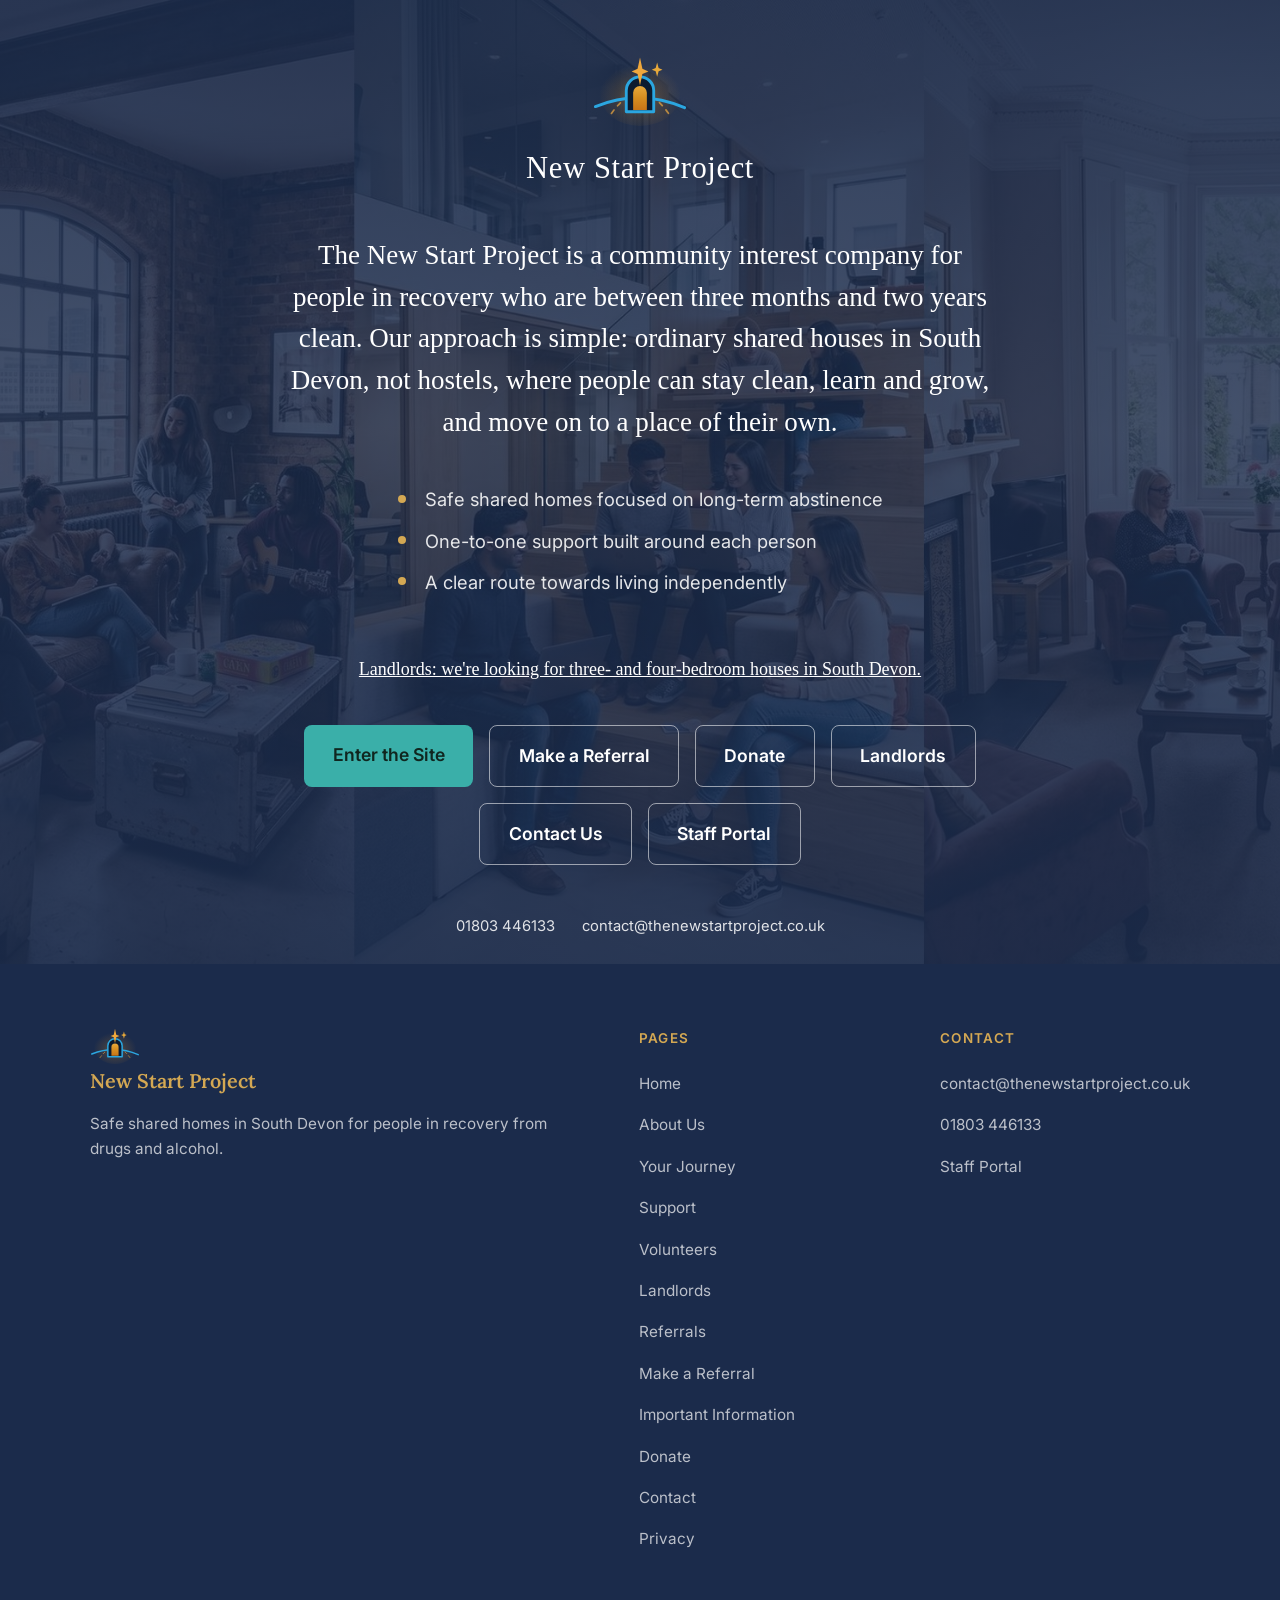
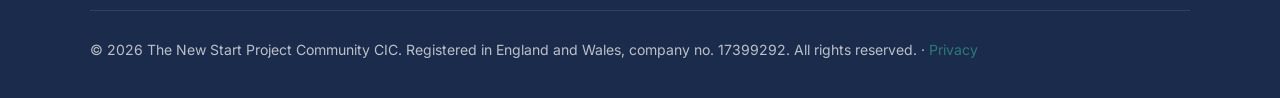
<file: index.html>
<!DOCTYPE html>

<html lang="en">
<head>
<meta charset="utf-8"/>
<meta content="width=device-width, initial-scale=1.0" name="viewport"/>
<title>The New Start Project | Recovery Housing in South Devon</title>
<meta content="The New Start Project provides safe shared homes in South Devon for people in recovery who are between three months and two years clean." name="description"/>
<link href="https://thenewstartproject.co.uk/" rel="canonical"/>
<meta content="website" property="og:type"/>
<meta content="The New Start Project" property="og:site_name"/>
<meta content="The New Start Project | Recovery Housing in South Devon" property="og:title"/>
<meta content="The New Start Project provides safe shared homes in South Devon for people in recovery who are between three months and two years clean." property="og:description"/>
<meta content="https://thenewstartproject.co.uk/" property="og:url"/>
<meta content="https://thenewstartproject.co.uk/home-spaces.jpg" property="og:image"/>
<meta content="summary_large_image" name="twitter:card"/>
<link href="logo.svg" rel="icon"/>
<link href="style.css" rel="stylesheet"/>
</head>
<body>
<main class="splash">
<div class="splash-overlay"></div>
<div class="splash-inner">
<div class="splash-brand">
<img alt="" class="splash-mark" src="logo.svg"/>
<span class="splash-brandname">New Start <span class="brand-accent">Project</span></span>
</div>
<p class="splash-statement">The New Start Project is a community interest company for people in recovery who are between three months and two years clean. Our approach is simple: ordinary shared houses in South Devon, not hostels, where people can stay clean, learn and grow, and move on to a place of their own.</p>
<ul class="splash-services">
<li>Safe shared homes focused on long-term abstinence</li>
<li>One-to-one support built around each person</li>
<li>A clear route towards living independently</li>
</ul>
<p class="splash-statement" style="font-size:1rem;margin-top:.75rem;"><a href="landlords.html" style="color:inherit;text-decoration:underline;">Landlords: we're looking for three- and four-bedroom houses in South Devon.</a></p>
<div class="splash-buttons">
<a class="splash-cta" href="welcome.html">Enter the Site</a>
<a class="splash-cta-outline" href="referrals.html">Make a Referral</a>
<a class="splash-cta-outline" href="donate.html">Donate</a>
<a class="splash-cta-outline" href="landlords.html">Landlords</a>
<a class="splash-cta-outline" href="contact.html">Contact Us</a>
<a class="splash-cta-outline" href="https://thenewstartproject.co.uk/service-user/login" rel="nofollow">Staff Portal</a></div>
</div>
<div class="splash-foot">
<span><a href="tel:01803446133">01803 446133</a></span>
<span><a href="mailto:contact@thenewstartproject.co.uk">contact@thenewstartproject.co.uk</a></span>
</div>
</main>
<footer class="site-footer"><div class="footer-inner"><div class="footer-grid"><div><div class="footer-brand"><img alt="" class="brand-mark" src="logo.svg"/><span>New Start <span class="brand-accent">Project</span></span></div><p class="footer-desc">Safe shared homes in South Devon for people in recovery from drugs and alcohol.</p></div><div><div class="footer-heading">Pages</div><ul class="footer-links"><li><a href="index.html">Home</a></li><li><a href="about.html">About Us</a></li><li><a href="journey.html">Your Journey</a></li><li><a href="services.html">Support</a></li><li><a href="volunteers.html">Volunteers</a></li><li><a href="landlords.html">Landlords</a></li><li><a href="referrals.html">Referrals</a></li><li><a href="referral-form.html">Make a Referral</a></li><li><a href="important-information.html">Important Information</a></li><li><a href="donate.html">Donate</a></li><li><a href="contact.html">Contact</a></li><li><a href="privacy.html">Privacy</a></li></ul></div><div><div class="footer-heading">Contact</div><ul class="footer-links"><li><a href="mailto:contact@thenewstartproject.co.uk">contact@thenewstartproject.co.uk</a></li><li><a href="tel:01803446133">01803 446133</a></li><li><a href="https://thenewstartproject.co.uk/service-user/login" rel="nofollow">Staff Portal</a></li></ul></div></div><div class="footer-bottom"><div>© 2026 The New Start Project Community CIC. Registered in England and Wales, company no. 17399292. All rights reserved. · <a href="privacy.html">Privacy</a></div></div></div></footer></body>
</html>
</file>
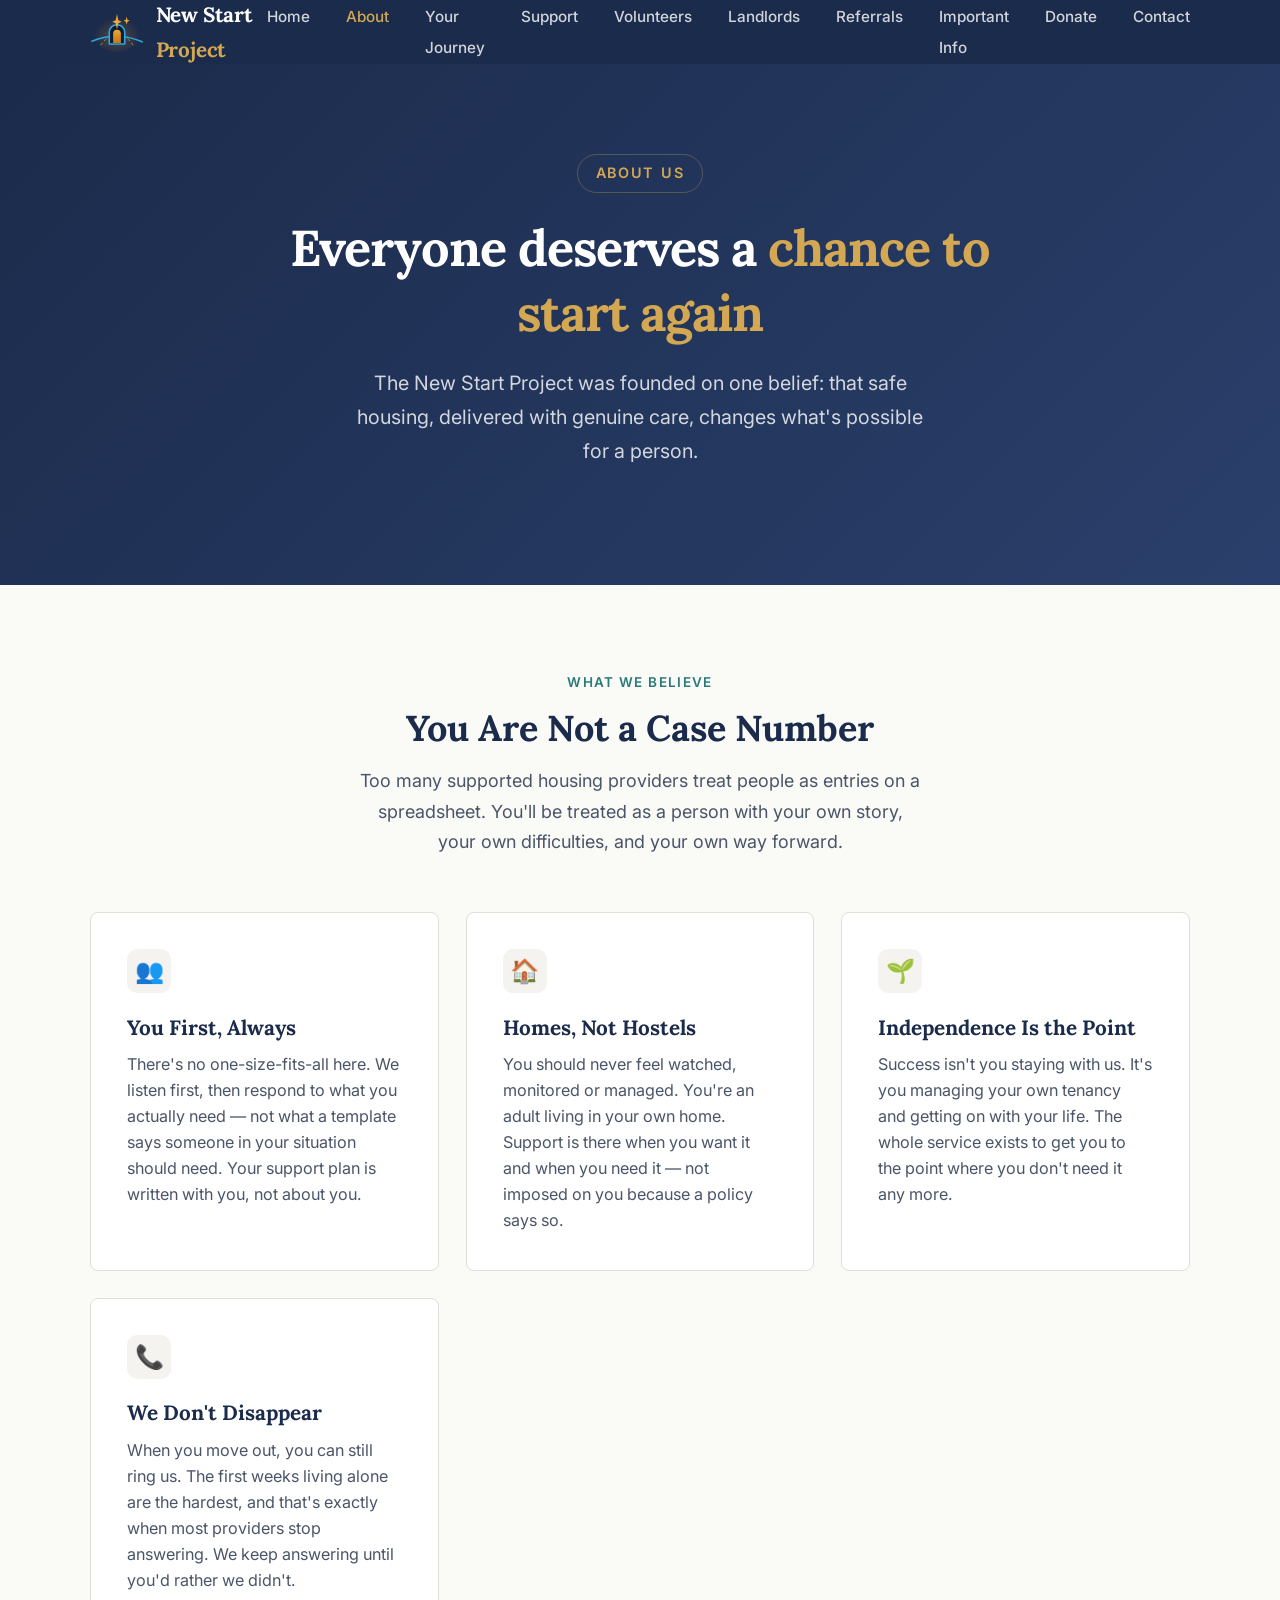
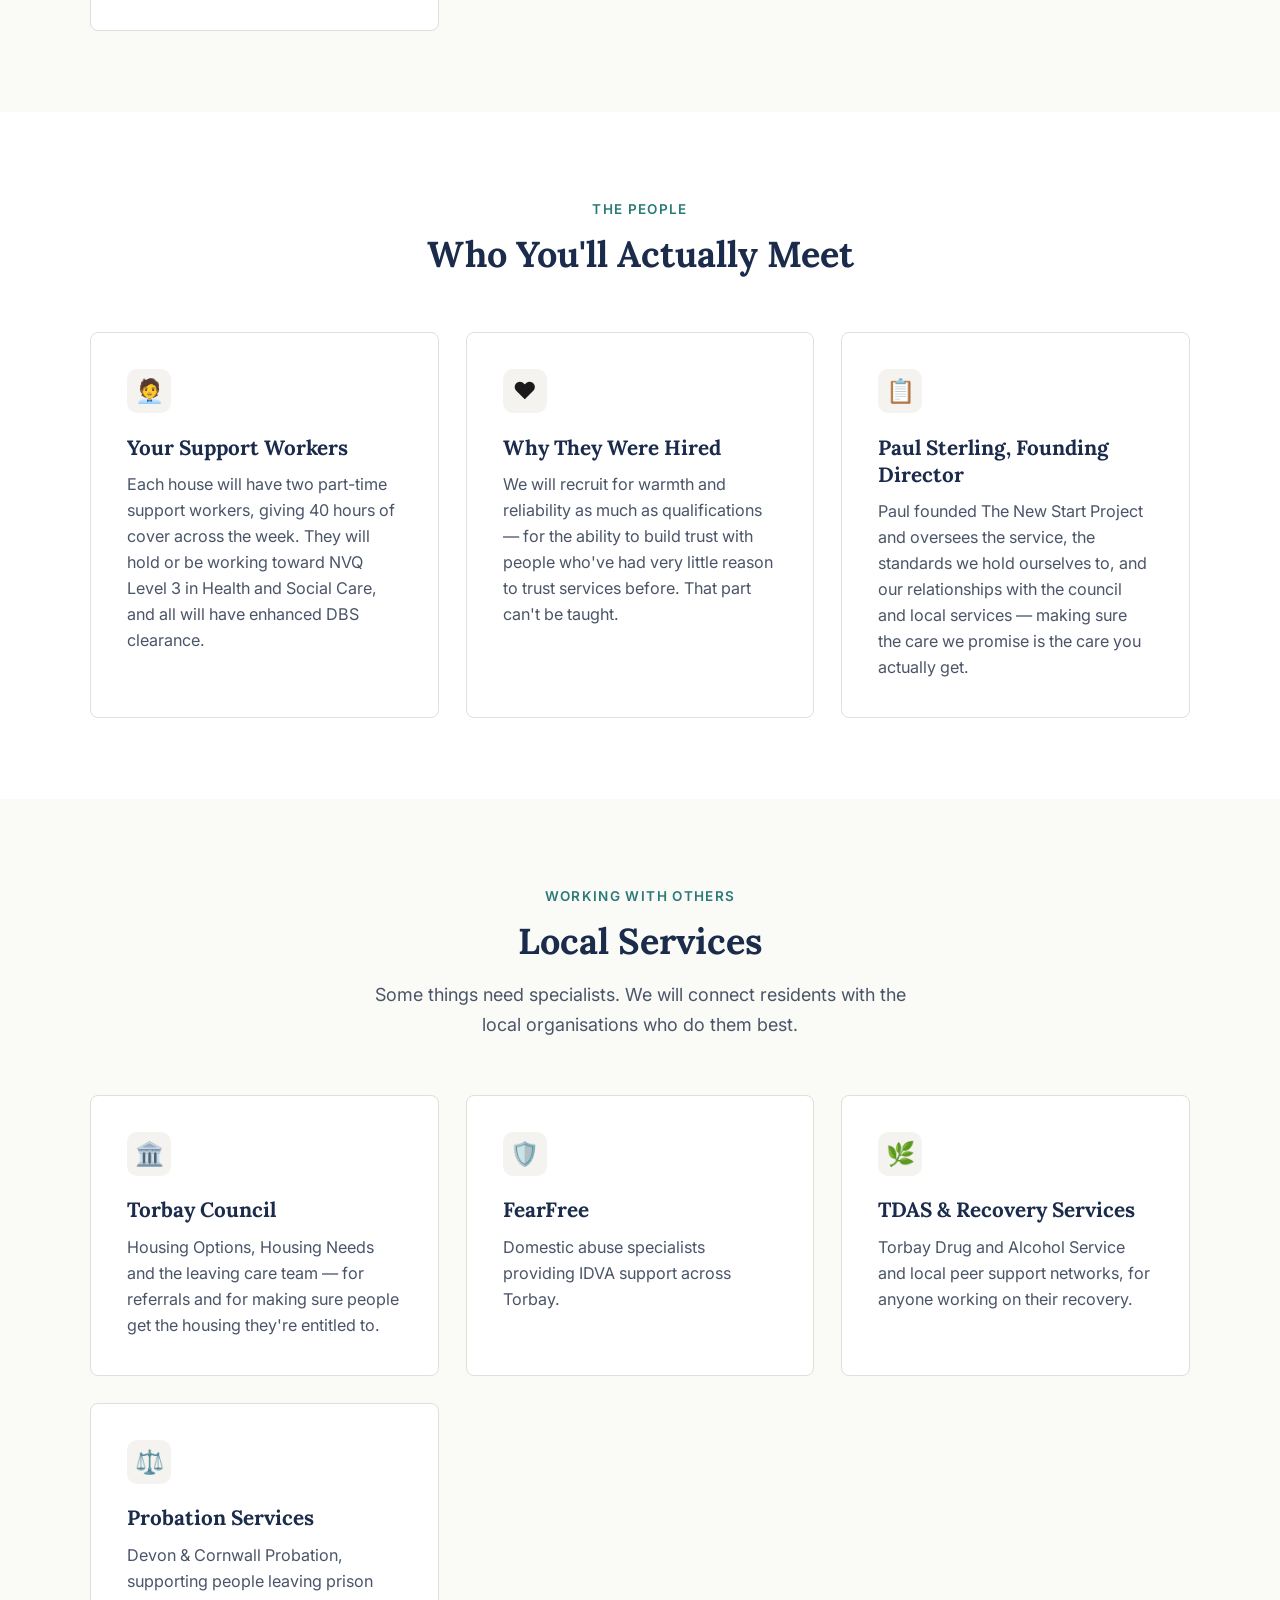
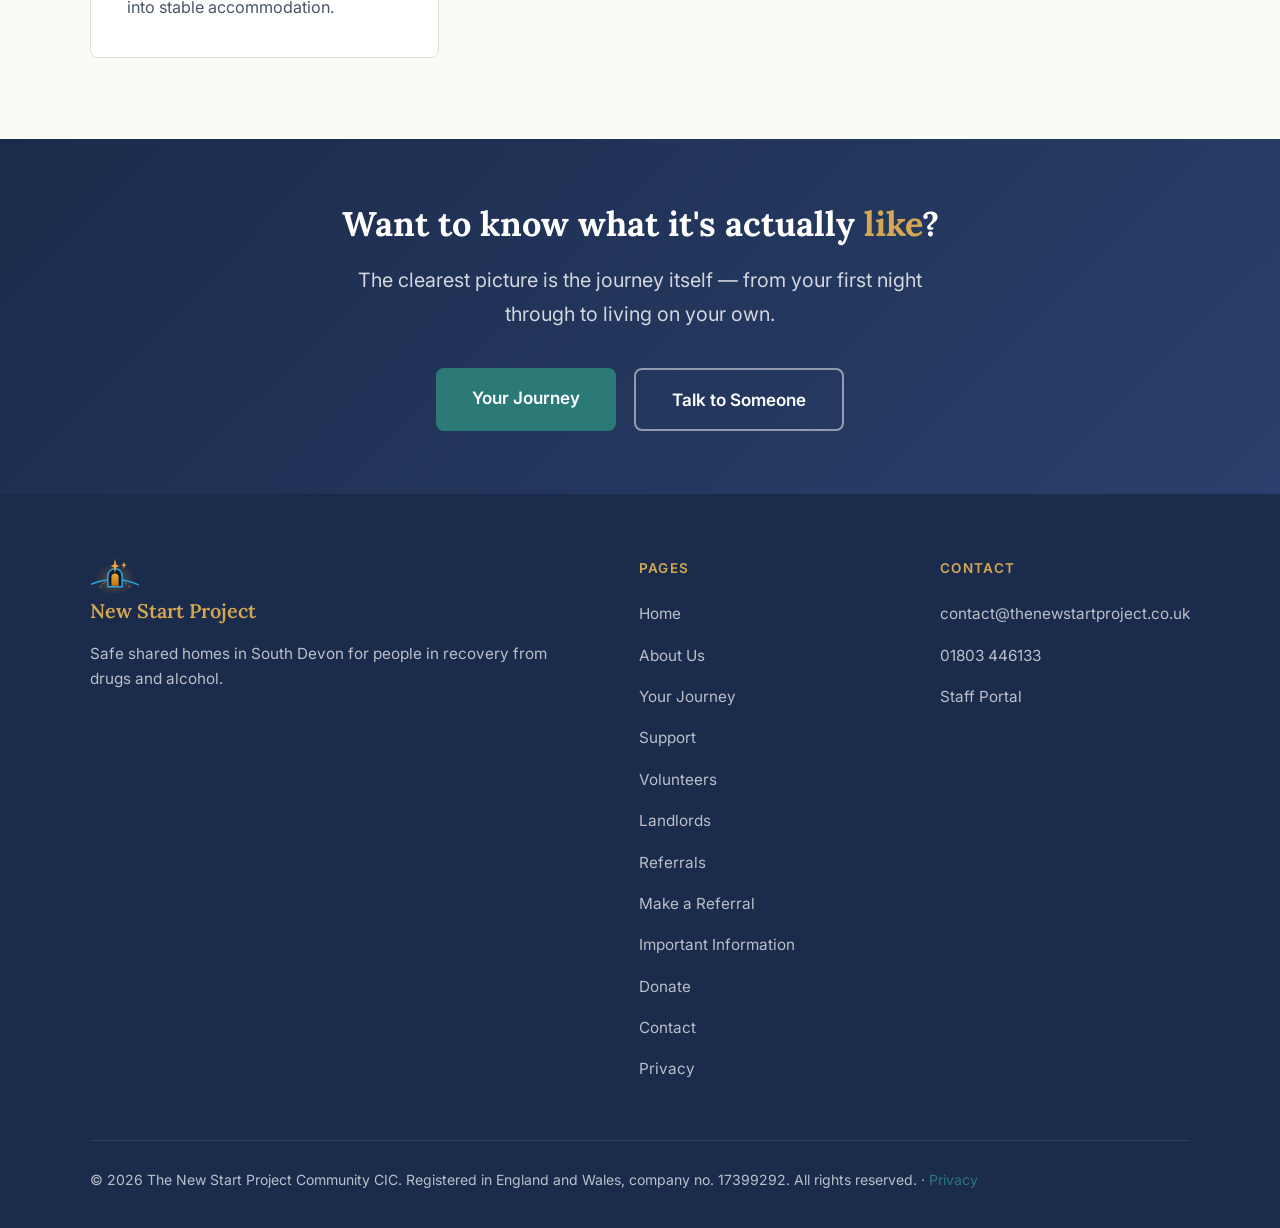
<file: about.html>
<!DOCTYPE html>

<html lang="en">
<head>
<meta charset="utf-8"/>
<meta content="width=device-width, initial-scale=1.0" name="viewport"/>
<title>About Us | The New Start Project</title>
<meta content="Who we are, what we believe, and how we are run. A community interest company providing recovery housing in South Devon." name="description"/>
<link href="https://thenewstartproject.co.uk/about" rel="canonical"/>
<meta content="website" property="og:type"/>
<meta content="The New Start Project" property="og:site_name"/>
<meta content="About Us | The New Start Project" property="og:title"/>
<meta content="Who we are, what we believe, and how we are run. A community interest company providing recovery housing in South Devon." property="og:description"/>
<meta content="https://thenewstartproject.co.uk/about" property="og:url"/>
<meta content="https://thenewstartproject.co.uk/home-spaces.jpg" property="og:image"/>
<meta content="summary_large_image" name="twitter:card"/>
<link href="logo.svg" rel="icon"/>
<link href="style.css" rel="stylesheet"/>
</head>
<body>
<nav class="site-nav">
<div class="nav-inner">
<a class="nav-brand" href="index.html">
<img alt="" class="brand-mark" src="logo.svg"/>
<span class="brand-text">New Start <span class="brand-accent">Project</span></span>
</a>
<button aria-label="Menu" class="nav-toggle" onclick="document.querySelector('.nav-links').classList.toggle('open')">
<span></span><span></span><span></span>
</button>
<ul class="nav-links">
<li><a href="index.html">Home</a></li>
<li><a class="active" href="about.html">About</a></li>
<li><a href="journey.html">Your Journey</a></li>
<li><a href="services.html">Support</a></li><li><a href="volunteers.html">Volunteers</a></li><li><a href="landlords.html">Landlords</a></li>
<li><a href="referrals.html">Referrals</a></li>
<li><a href="important-information.html">Important Info</a></li>
<li><a href="donate.html">Donate</a></li><li><a href="contact.html">Contact</a></li>
</ul>
</div>
</nav>
<section class="hero">
<div class="hero-inner">
<div class="hero-tag">About Us</div>
<h1>Everyone deserves a <em>chance to start again</em></h1>
<p>The New Start Project was founded on one belief: that safe housing, delivered with genuine care, changes what's possible for a person.</p>
</div>
</section>
<div class="section">
<div class="section-inner">
<div class="section-header">
<div class="section-label">What We Believe</div>
<h2>You Are Not a Case Number</h2>
<p>Too many supported housing providers treat people as entries on a spreadsheet. You'll be treated as a person with your own story, your own difficulties, and your own way forward.</p>
</div>
<div class="cards-grid">
<div class="card">
<div class="card-icon">👥</div>
<h3>You First, Always</h3>
<p>There's no one-size-fits-all here. We listen first, then respond to what you actually need — not what a template says someone in your situation should need. Your support plan is written with you, not about you.</p>
</div>
<div class="card">
<div class="card-icon">🏠</div>
<h3>Homes, Not Hostels</h3>
<p>You should never feel watched, monitored or managed. You're an adult living in your own home. Support is there when you want it and when you need it — not imposed on you because a policy says so.</p>
</div>
<div class="card">
<div class="card-icon">🌱</div>
<h3>Independence Is the Point</h3>
<p>Success isn't you staying with us. It's you managing your own tenancy and getting on with your life. The whole service exists to get you to the point where you don't need it any more.</p>
</div>
<div class="card">
<div class="card-icon">📞</div>
<h3>We Don't Disappear</h3>
<p>When you move out, you can still ring us. The first weeks living alone are the hardest, and that's exactly when most providers stop answering. We keep answering until you'd rather we didn't.</p>
</div>
</div>
</div>
</div>
<div class="section section-alt">
<div class="section-inner">
<div class="section-header">
<div class="section-label">The People</div>
<h2>Who You'll Actually Meet</h2>
</div>
<div class="cards-grid">
<div class="card">
<div class="card-icon">🧑‍💼</div>
<h3>Your Support Workers</h3>
<p>Each house will have two part-time support workers, giving 40 hours of cover across the week. They will hold or be working toward NVQ Level 3 in Health and Social Care, and all will have enhanced DBS clearance.</p>
</div>
<div class="card">
<div class="card-icon">❤️</div>
<h3>Why They Were Hired</h3>
<p>We will recruit for warmth and reliability as much as qualifications — for the ability to build trust with people who've had very little reason to trust services before. That part can't be taught.</p>
</div>
<div class="card">
<div class="card-icon">📋</div>
<h3>Paul Sterling, Founding Director</h3>
<p>Paul founded The New Start Project and oversees the service, the standards we hold ourselves to, and our relationships with the council and local services — making sure the care we promise is the care you actually get.</p>
</div>
</div>
</div>
</div>
<div class="section">
<div class="section-inner">
<div class="section-header">
<div class="section-label">Working With Others</div>
<h2>Local Services</h2>
<p>Some things need specialists. We will connect residents with the local organisations who do them best.</p>
</div>
<div class="cards-grid">
<div class="card">
<div class="card-icon">🏛️</div>
<h3>Torbay Council</h3>
<p>Housing Options, Housing Needs and the leaving care team — for referrals and for making sure people get the housing they're entitled to.</p>
</div>
<div class="card">
<div class="card-icon">🛡️</div>
<h3>FearFree</h3>
<p>Domestic abuse specialists providing IDVA support across Torbay.</p>
</div>
<div class="card">
<div class="card-icon">🌿</div>
<h3>TDAS &amp; Recovery Services</h3>
<p>Torbay Drug and Alcohol Service and local peer support networks, for anyone working on their recovery.</p>
</div>
<div class="card">
<div class="card-icon">⚖️</div>
<h3>Probation Services</h3>
<p>Devon &amp; Cornwall Probation, supporting people leaving prison into stable accommodation.</p>
</div>
</div>
</div>
</div>

<section class="hero" style="padding: 3.5rem 0;">
<div class="hero-inner">
<h2>Want to know what it's actually <em>like</em>?</h2>
<p>The clearest picture is the journey itself — from your first night through to living on your own.</p>
<div class="hero-buttons">
<a class="hero-cta" href="journey.html">Your Journey</a>
<a class="hero-cta-outline" href="contact.html">Talk to Someone</a>
</div>
</div>
</section>
<footer class="site-footer"><div class="footer-inner"><div class="footer-grid"><div><div class="footer-brand"><img alt="" class="brand-mark" src="logo.svg"/><span>New Start <span class="brand-accent">Project</span></span></div><p class="footer-desc">Safe shared homes in South Devon for people in recovery from drugs and alcohol.</p></div><div><div class="footer-heading">Pages</div><ul class="footer-links"><li><a href="index.html">Home</a></li><li><a href="about.html">About Us</a></li><li><a href="journey.html">Your Journey</a></li><li><a href="services.html">Support</a></li><li><a href="volunteers.html">Volunteers</a></li><li><a href="landlords.html">Landlords</a></li><li><a href="referrals.html">Referrals</a></li><li><a href="referral-form.html">Make a Referral</a></li><li><a href="important-information.html">Important Information</a></li><li><a href="donate.html">Donate</a></li><li><a href="contact.html">Contact</a></li><li><a href="privacy.html">Privacy</a></li></ul></div><div><div class="footer-heading">Contact</div><ul class="footer-links"><li><a href="mailto:contact@thenewstartproject.co.uk">contact@thenewstartproject.co.uk</a></li><li><a href="tel:01803446133">01803 446133</a></li><li><a href="https://thenewstartproject.co.uk/service-user/login" rel="nofollow">Staff Portal</a></li></ul></div></div><div class="footer-bottom"><div>© 2026 The New Start Project Community CIC. Registered in England and Wales, company no. 17399292. All rights reserved. · <a href="privacy.html">Privacy</a></div></div></div></footer>
</body>
</html>
</file>
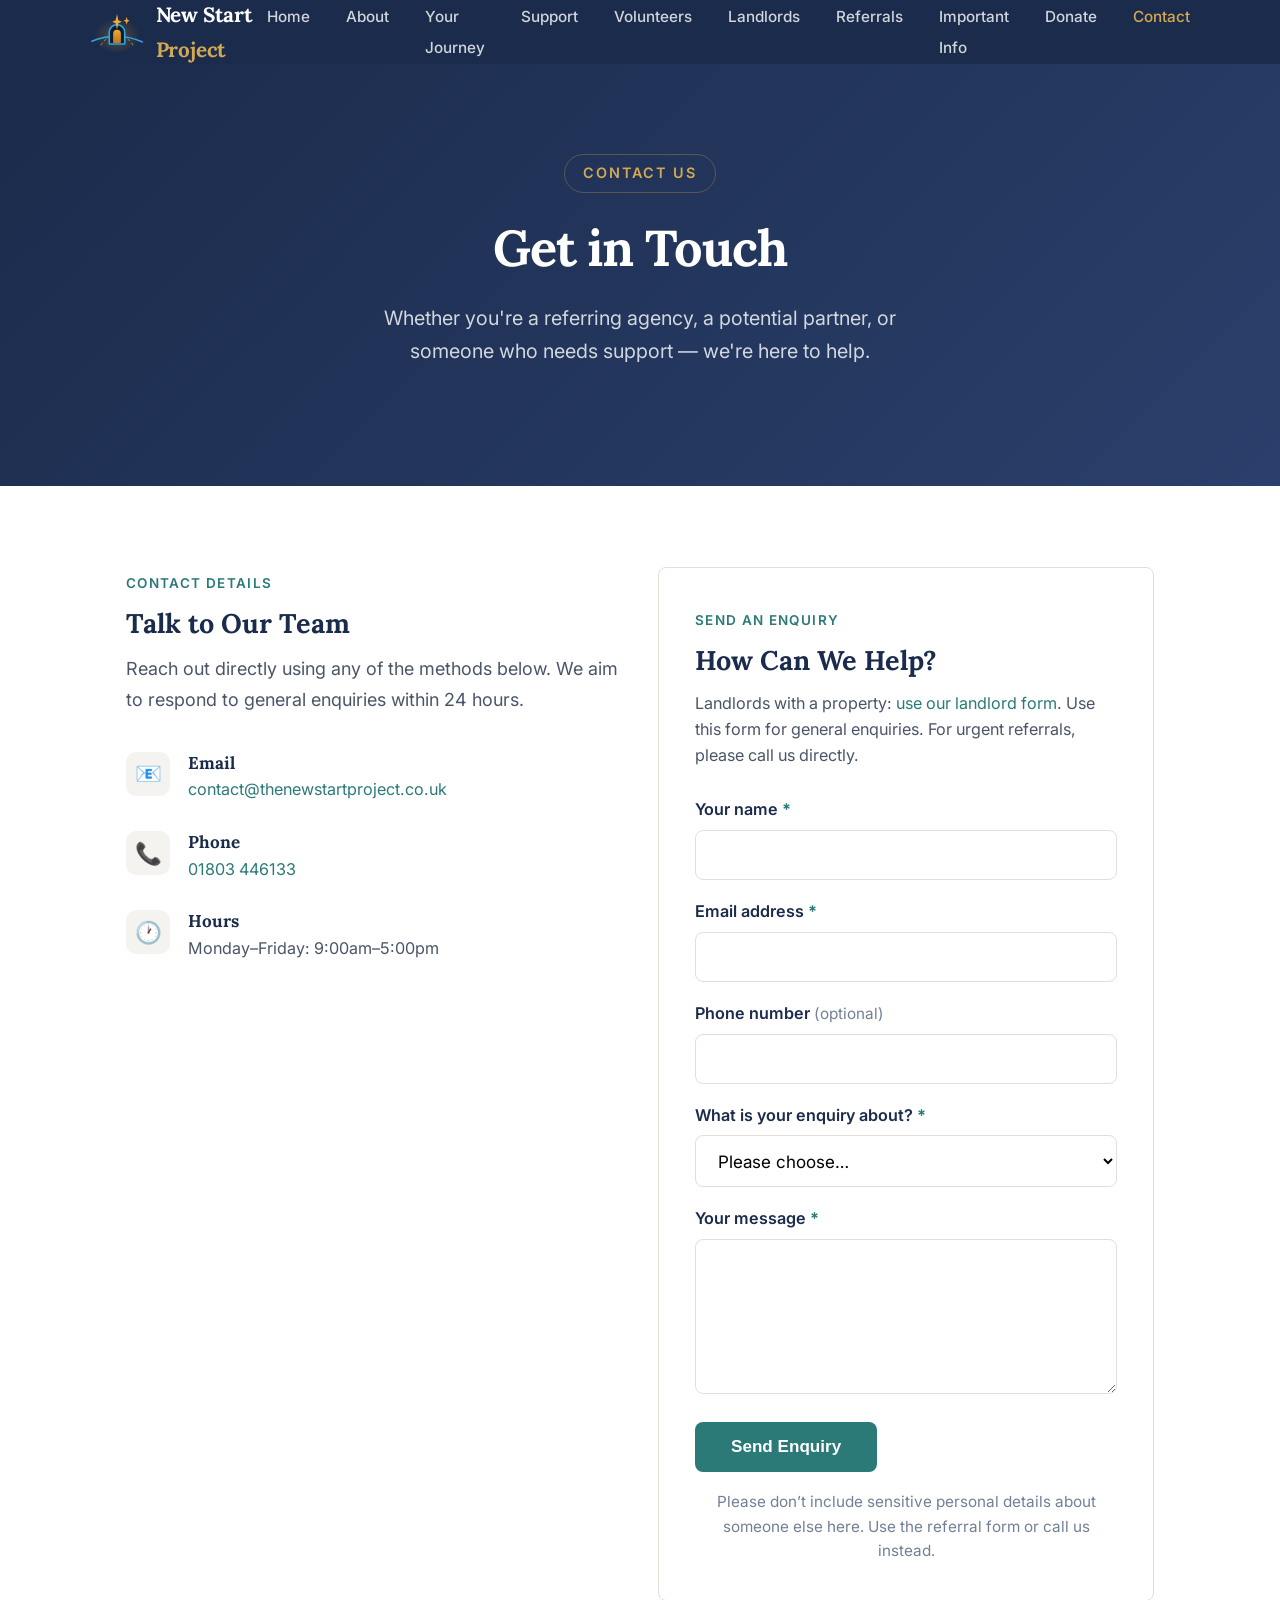
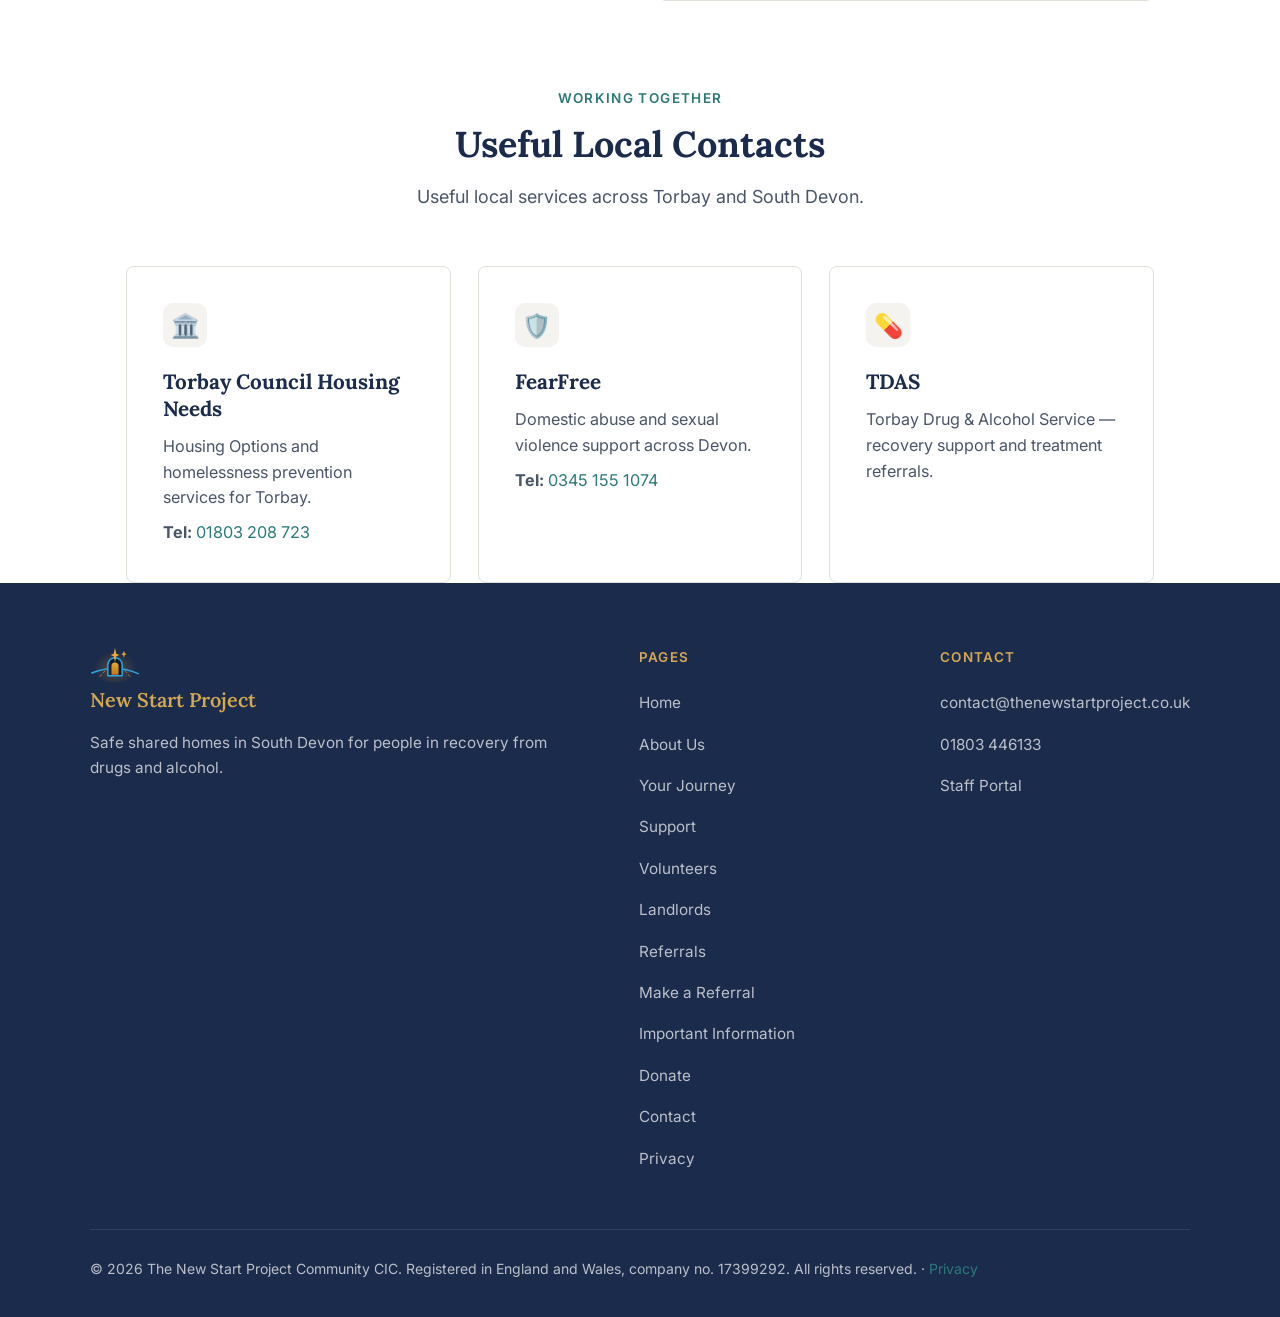
<file: contact.html>
<!DOCTYPE html>

<html lang="en">
<head>
<meta charset="utf-8"/>
<meta content="width=device-width, initial-scale=1.0" name="viewport"/>
<title>Contact | The New Start Project</title>
<meta content="Get in touch with The New Start Project. Contact us about referrals, partnerships, or general enquiries." name="description"/>
<link href="https://thenewstartproject.co.uk/contact" rel="canonical"/>
<meta content="website" property="og:type"/>
<meta content="The New Start Project" property="og:site_name"/>
<meta content="Contact | The New Start Project" property="og:title"/>
<meta content="Get in touch with The New Start Project. Contact us about referrals, partnerships, or general enquiries." property="og:description"/>
<meta content="https://thenewstartproject.co.uk/contact" property="og:url"/>
<meta content="https://thenewstartproject.co.uk/home-spaces.jpg" property="og:image"/>
<meta content="summary_large_image" name="twitter:card"/>
<link href="logo.svg" rel="icon"/>
<link href="https://fonts.googleapis.com" rel="preconnect"/>
<link href="https://fonts.googleapis.com/css2?family=Inter:wght@400;500;600;700;800&amp;display=swap" rel="stylesheet"/>
<link href="style.css" rel="stylesheet"/>
</head>
<body>
<nav class="site-nav">
<div class="nav-inner">
<a class="nav-brand" href="index.html">
<img alt="" class="brand-mark" src="logo.svg"/>
<span class="brand-text">New Start <span class="brand-accent">Project</span></span>
</a>
<button aria-label="Menu" class="nav-toggle" onclick="document.querySelector('.nav-links').classList.toggle('open')">
<span></span><span></span><span></span>
</button>
<ul class="nav-links">
<li><a href="index.html">Home</a></li>
<li><a href="about.html">About</a></li>
<li><a href="journey.html">Your Journey</a></li>
<li><a href="services.html">Support</a></li><li><a href="volunteers.html">Volunteers</a></li><li><a href="landlords.html">Landlords</a></li>
<li><a href="referrals.html">Referrals</a></li>
<li><a href="important-information.html">Important Info</a></li>
<li><a href="donate.html">Donate</a></li><li><a class="active" href="contact.html">Contact</a></li>
</ul>
</div>
</nav>
<section class="hero">
<div class="container">
<div class="hero-badge">Contact Us</div>
<h1>Get in <span>Touch</span></h1>
<p>Whether you're a referring agency, a potential partner, or someone who needs support — we're here to help.</p>
</div>
</section>
<section class="section section-alt">
<div class="container">
<div class="contact-grid">
<div>
<div class="section-label">Contact Details</div>
<h2>Talk to Our Team</h2>
<p style="color: var(--text-secondary); margin: 0.75rem 0 2rem;">Reach out directly using any of the methods below. We aim to respond to general enquiries within 24 hours.</p>
<div class="contact-info-block">
<div aria-hidden="true" class="contact-icon">📧</div>
<div><h4>Email</h4><p><a href="mailto:contact@thenewstartproject.co.uk">contact@thenewstartproject.co.uk</a></p></div>
</div>
<div class="contact-info-block">
<div aria-hidden="true" class="contact-icon">📞</div>
<div><h4>Phone</h4><p><a href="tel:01803446133">01803 446133</a></p></div>
</div>
<div class="contact-info-block">
<div aria-hidden="true" class="contact-icon">🕐</div>
<div><h4>Hours</h4><p>Monday–Friday: 9:00am–5:00pm</p></div>
</div>
</div>
<div class="card">
<div class="section-label">Send an Enquiry</div>
<h2>How Can We Help?</h2>
<p style="color: var(--text-secondary); margin: 0.75rem 0 1.5rem;">Landlords with a property: <a href="landlords.html#landlord-enquiry">use our landlord form</a>. Use this form for general enquiries. For urgent referrals, please call us directly.</p>
<form class="contact-form" id="enquiry-form">
<div class="honeypot" aria-hidden="true"><label for="botcheck">Leave this field empty</label><input autocomplete="off" id="botcheck" name="botcheck" tabindex="-1" type="text"/></div>
<label for="name">Your name <span class="req" aria-hidden="true">*</span></label>
<input autocomplete="name" id="name" name="name" required type="text"/>
<label for="email">Email address <span class="req" aria-hidden="true">*</span></label>
<input autocomplete="email" id="email" name="email" required type="email"/>
<label for="phone">Phone number <span class="note">(optional)</span></label>
<input autocomplete="tel" id="phone" name="phone" type="tel"/>
<label for="enquiry_type">What is your enquiry about? <span class="req" aria-hidden="true">*</span></label>
<select id="enquiry_type" name="enquiry_type" required>
<option disabled selected value="">Please choose…</option>
<option value="Making a Referral">Making a Referral</option>
<option value="Partnership / Agency Enquiry">Partnership / Agency Enquiry</option>
<option value="Landlord / Property Offer">Landlord – I Have a Property</option>
<option value="General Enquiry">General Enquiry</option>
<option value="I Need Support">I Need Support</option>
</select>
<label for="message">Your message <span class="req" aria-hidden="true">*</span></label>
<textarea id="message" name="message" required rows="6"></textarea>
<button class="hero-cta" type="submit">Send Enquiry</button>
<div aria-live="polite" class="form-status" id="form-status" role="status"></div>
<p class="note" style="margin-top: 1rem;">Please don’t include sensitive personal details about someone else here. Use the referral form or call us instead.</p>
</form>
</div>
</div>
</div>
</section>
<!-- KEY PARTNERS -->
<section>
<div class="container">
<div class="section-header">
<div class="section-label">Working Together</div>
<h2>Useful Local Contacts</h2>
<p>Useful local services across Torbay and South Devon.</p>
</div>
<div class="card-grid">
<div class="card">
<div class="card-icon">🏛️</div>
<h3>Torbay Council Housing Needs</h3>
<p>Housing Options and homelessness prevention services for Torbay.</p>
<p style="margin-top: 0.5rem;"><strong>Tel:</strong> <a href="tel:01803208723">01803 208 723</a></p>
</div>
<div class="card">
<div class="card-icon">🛡️</div>
<h3>FearFree</h3>
<p>Domestic abuse and sexual violence support across Devon.</p>
<p style="margin-top: 0.5rem;"><strong>Tel:</strong> <a href="tel:03451551074">0345 155 1074</a></p>
</div>
<div class="card">
<div class="card-icon">💊</div>
<h3>TDAS</h3>
<p>Torbay Drug &amp; Alcohol Service — recovery support and treatment referrals.</p>
</div>
</div>
</div>
</section>
<footer class="site-footer"><div class="footer-inner"><div class="footer-grid"><div><div class="footer-brand"><img alt="" class="brand-mark" src="logo.svg"/><span>New Start <span class="brand-accent">Project</span></span></div><p class="footer-desc">Safe shared homes in South Devon for people in recovery from drugs and alcohol.</p></div><div><div class="footer-heading">Pages</div><ul class="footer-links"><li><a href="index.html">Home</a></li><li><a href="about.html">About Us</a></li><li><a href="journey.html">Your Journey</a></li><li><a href="services.html">Support</a></li><li><a href="volunteers.html">Volunteers</a></li><li><a href="landlords.html">Landlords</a></li><li><a href="referrals.html">Referrals</a></li><li><a href="referral-form.html">Make a Referral</a></li><li><a href="important-information.html">Important Information</a></li><li><a href="donate.html">Donate</a></li><li><a href="contact.html">Contact</a></li><li><a href="privacy.html">Privacy</a></li></ul></div><div><div class="footer-heading">Contact</div><ul class="footer-links"><li><a href="mailto:contact@thenewstartproject.co.uk">contact@thenewstartproject.co.uk</a></li><li><a href="tel:01803446133">01803 446133</a></li><li><a href="https://thenewstartproject.co.uk/service-user/login" rel="nofollow">Staff Portal</a></li></ul></div></div><div class="footer-bottom"><div>© 2026 The New Start Project Community CIC. Registered in England and Wales, company no. 17399292. All rights reserved. · <a href="privacy.html">Privacy</a></div></div></div></footer>
<script defer="" src="forms.js"></script>
</body>
</html>
</file>
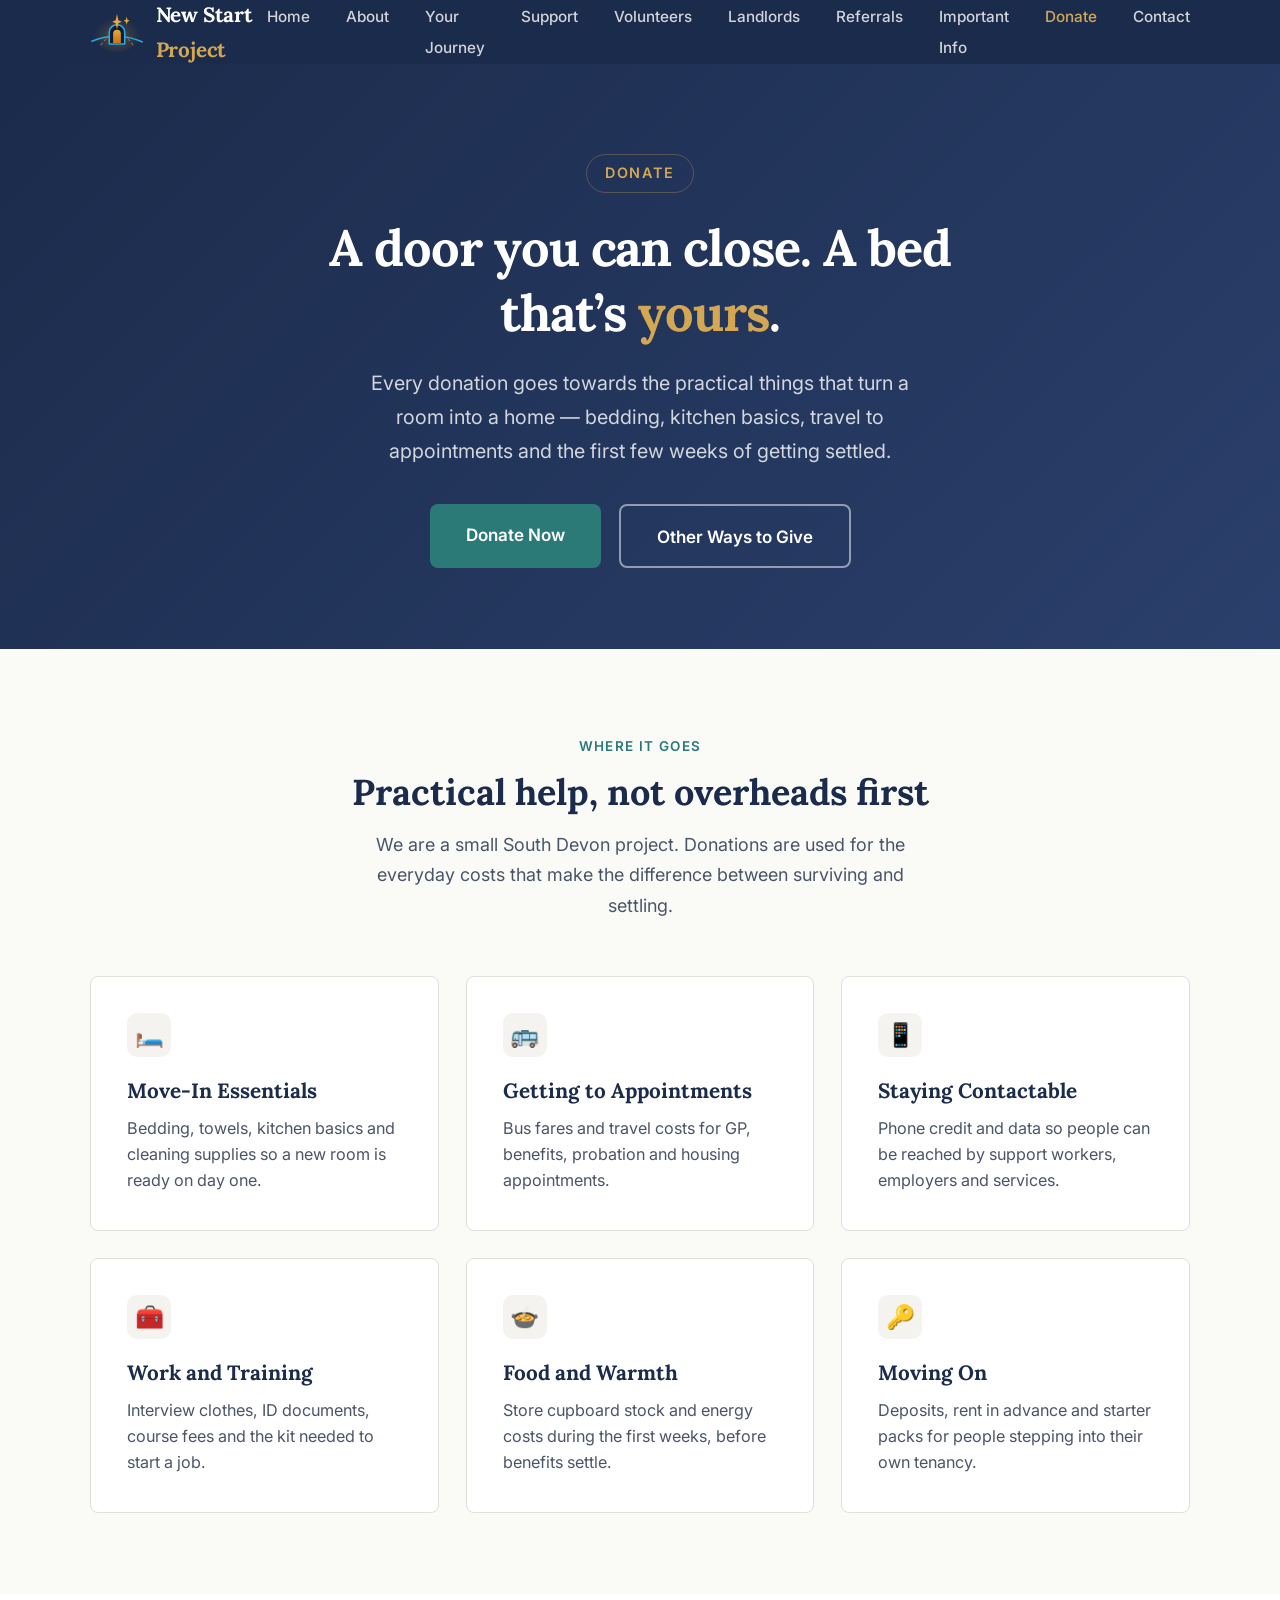
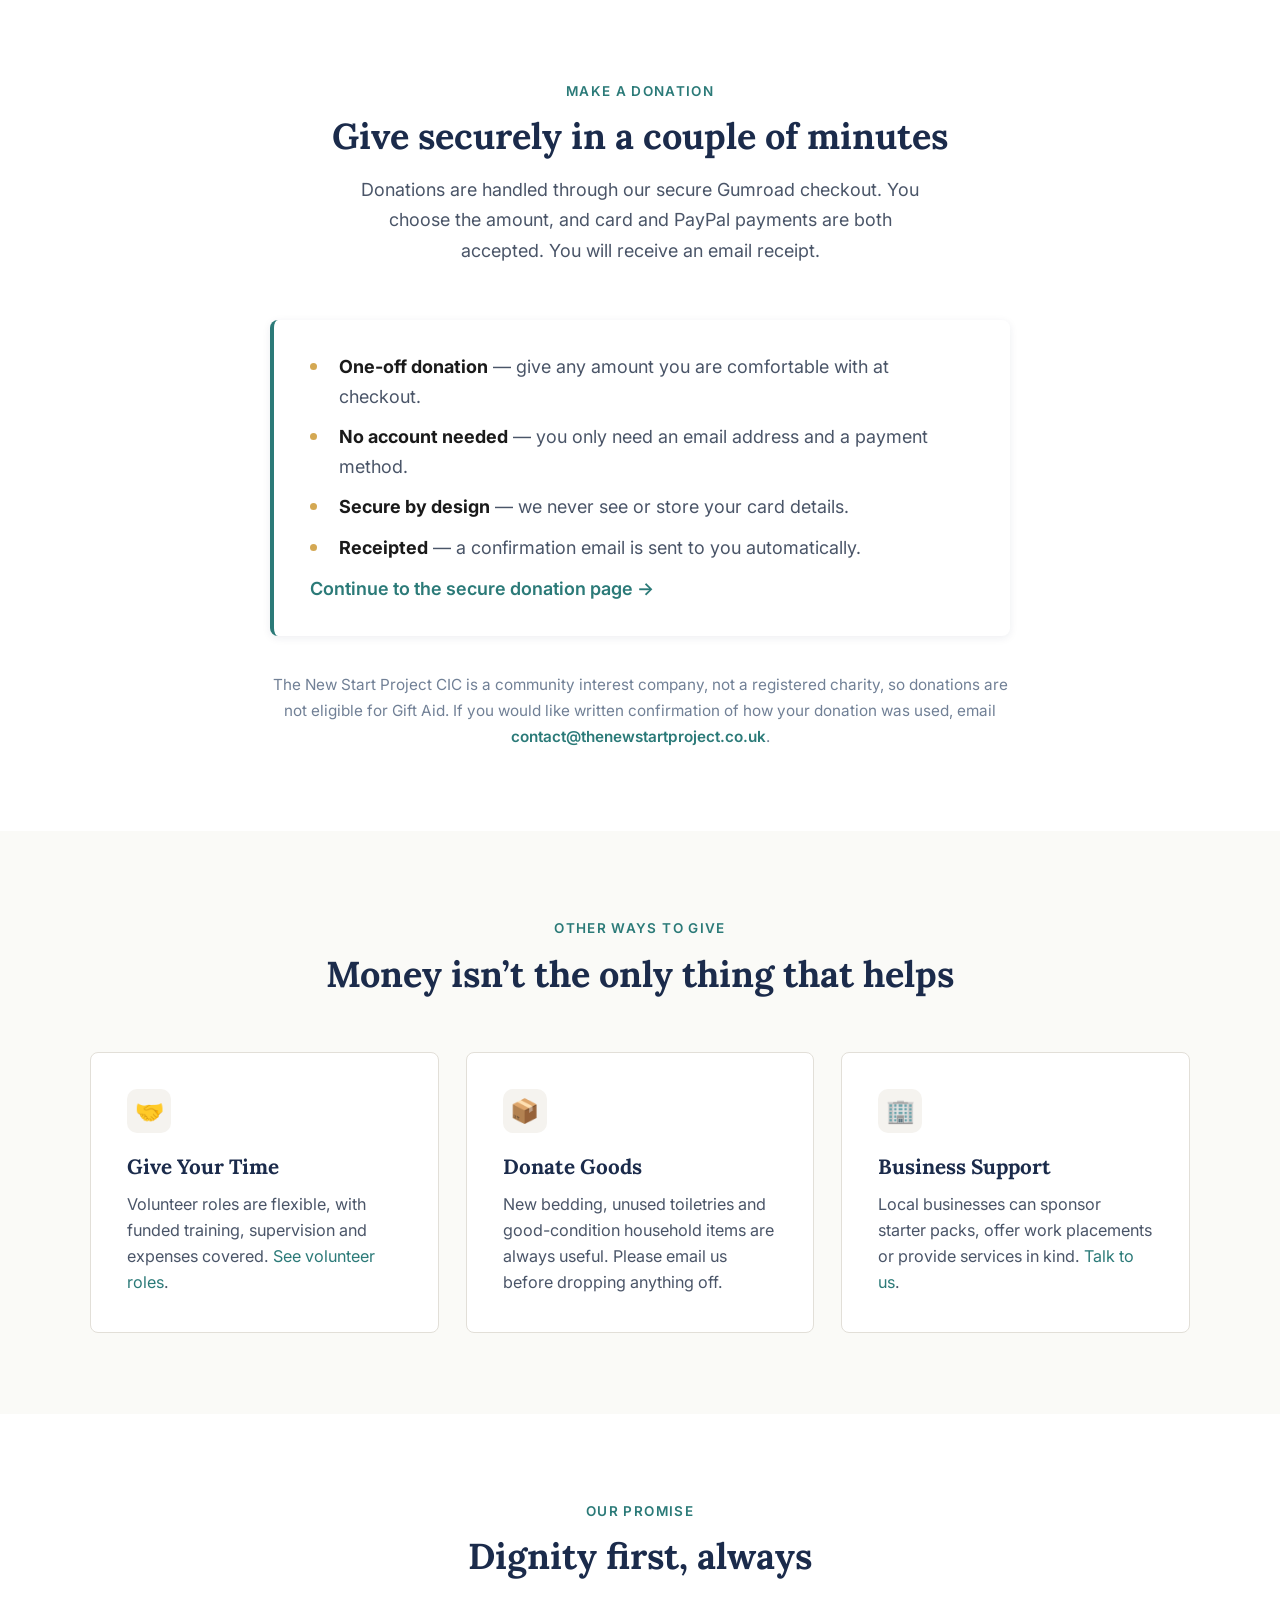
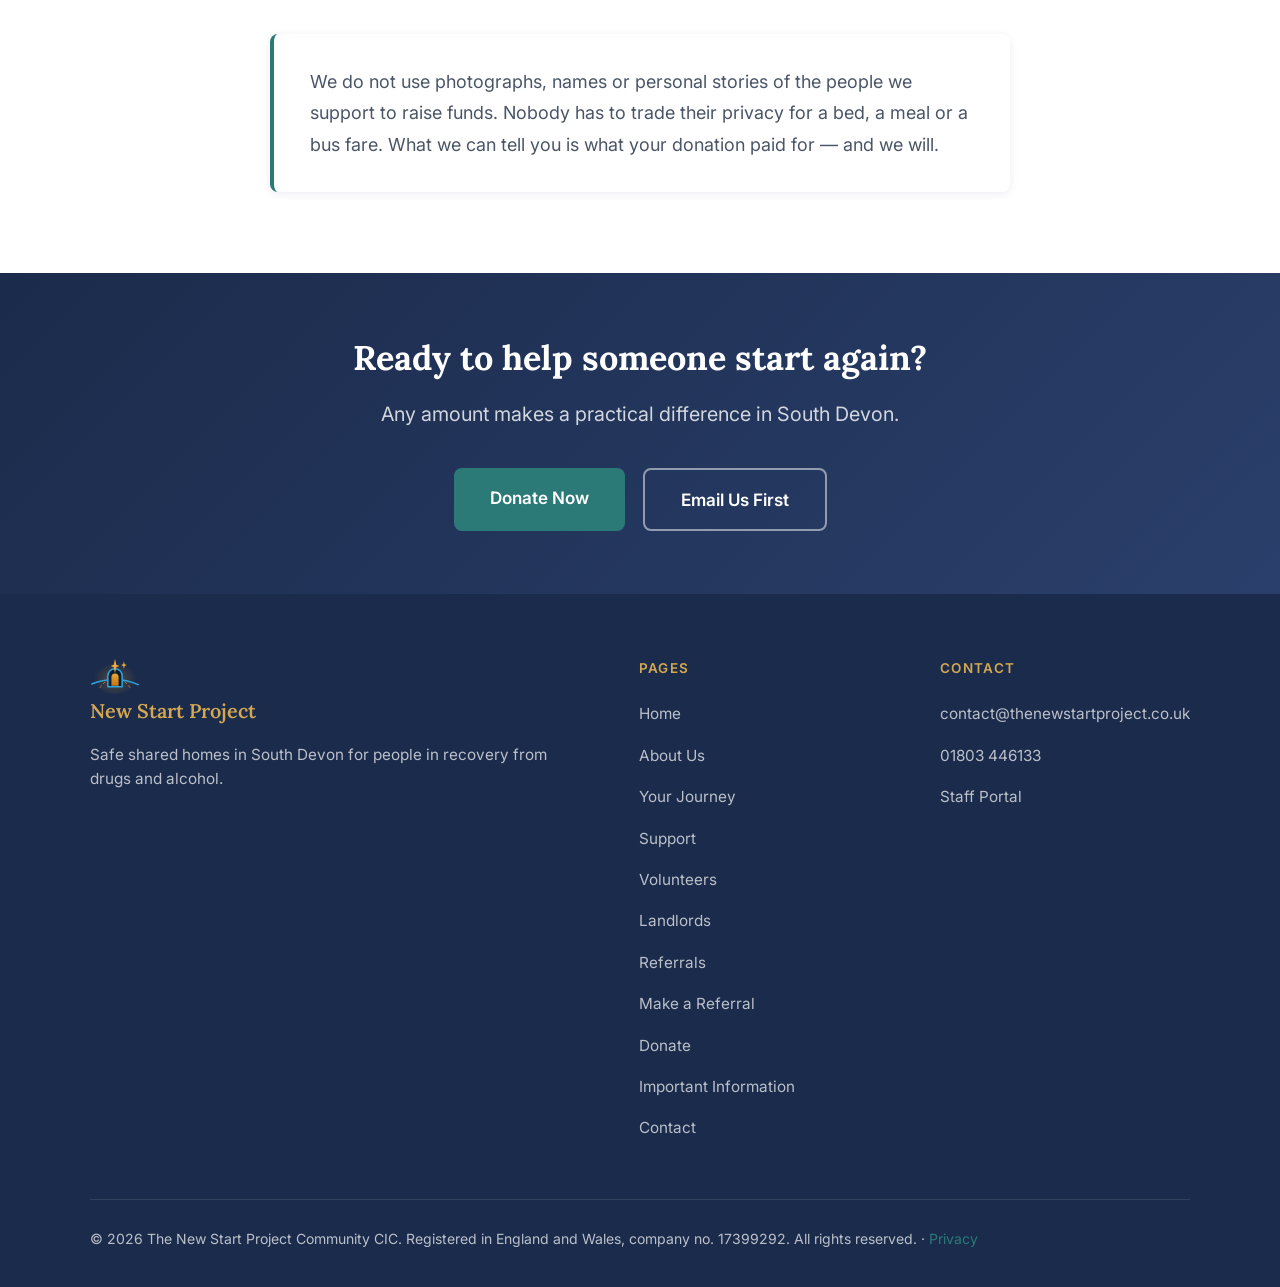
<file: donate.html>
<!DOCTYPE html>

<html lang="en">
<head>
<meta charset="utf-8"/>
<meta content="width=device-width, initial-scale=1.0" name="viewport"/>
<title>Donate | The New Start Project</title>
<meta content="Support The New Start Project in South Devon. Your donation helps fund move-in essentials, practical support and the small things that make a room feel like home." name="description"/>
<link href="https://thenewstartproject.co.uk/donate" rel="canonical"/>
<meta content="website" property="og:type"/>
<meta content="The New Start Project" property="og:site_name"/>
<meta content="Donate | The New Start Project" property="og:title"/>
<meta content="Your donation helps fund move-in essentials, practical support and the small things that make a room feel like home." property="og:description"/>
<meta content="https://thenewstartproject.co.uk/donate" property="og:url"/>
<meta content="https://thenewstartproject.co.uk/home-spaces.jpg" property="og:image"/>
<meta content="summary_large_image" name="twitter:card"/>
<link href="logo.svg" rel="icon"/>
<link href="style.css" rel="stylesheet"/>
</head>
<body>
<nav class="site-nav">
<div class="nav-inner">
<a class="nav-brand" href="index.html">
<img alt="" class="brand-mark" src="logo.svg"/>
<span class="brand-text">New Start <span class="brand-accent">Project</span></span>
</a>
<button aria-label="Menu" class="nav-toggle" onclick="document.querySelector('.nav-links').classList.toggle('open')">
<span></span><span></span><span></span>
</button>
<ul class="nav-links">
<li><a href="index.html">Home</a></li>
<li><a href="about.html">About</a></li>
<li><a href="journey.html">Your Journey</a></li>
<li><a href="services.html">Support</a></li>
<li><a href="volunteers.html">Volunteers</a></li><li><a href="landlords.html">Landlords</a></li>
<li><a href="referrals.html">Referrals</a></li>
<li><a href="important-information.html">Important Info</a></li>
<li><a class="active" href="donate.html">Donate</a></li>
<li><a href="contact.html">Contact</a></li>
</ul>
</div>
</nav>

<section class="hero">
<div class="hero-inner">
<div class="hero-tag">Donate</div>
<h1>A door you can close. A bed that’s <em>yours</em>.</h1>
<p>Every donation goes towards the practical things that turn a room into a home — bedding, kitchen basics, travel to appointments and the first few weeks of getting settled.</p>
<div class="hero-buttons">
<a class="hero-cta" href="https://gumroad.com/l/zbrbqp" rel="noopener" target="_blank">Donate Now</a>
<a class="hero-cta-outline" href="#other-ways">Other Ways to Give</a>
</div>
</div>
</section>

<div class="section">
<div class="section-inner">
<div class="section-header">
<div class="section-label">Where It Goes</div>
<h2>Practical help, not overheads first</h2>
<p>We are a small South Devon project. Donations are used for the everyday costs that make the difference between surviving and settling.</p>
</div>
<div class="cards-grid">
<div class="card">
<div class="card-icon">🛏️</div>
<h3>Move-In Essentials</h3>
<p>Bedding, towels, kitchen basics and cleaning supplies so a new room is ready on day one.</p>
</div>
<div class="card">
<div class="card-icon">🚌</div>
<h3>Getting to Appointments</h3>
<p>Bus fares and travel costs for GP, benefits, probation and housing appointments.</p>
</div>
<div class="card">
<div class="card-icon">📱</div>
<h3>Staying Contactable</h3>
<p>Phone credit and data so people can be reached by support workers, employers and services.</p>
</div>
<div class="card">
<div class="card-icon">🧰</div>
<h3>Work and Training</h3>
<p>Interview clothes, ID documents, course fees and the kit needed to start a job.</p>
</div>
<div class="card">
<div class="card-icon">🍲</div>
<h3>Food and Warmth</h3>
<p>Store cupboard stock and energy costs during the first weeks, before benefits settle.</p>
</div>
<div class="card">
<div class="card-icon">🔑</div>
<h3>Moving On</h3>
<p>Deposits, rent in advance and starter packs for people stepping into their own tenancy.</p>
</div>
</div>
</div>
</div>

<div class="section section-alt">
<div class="section-inner">
<div class="section-header">
<div class="section-label">Make a Donation</div>
<h2>Give securely in a couple of minutes</h2>
<p>Donations are handled through our secure Gumroad checkout. You choose the amount, and card and PayPal payments are both accepted. You will receive an email receipt.</p>
</div>
<div class="callout">
<ul class="stage-list">
<li><strong>One-off donation</strong> — give any amount you are comfortable with at checkout.</li>
<li><strong>No account needed</strong> — you only need an email address and a payment method.</li>
<li><strong>Secure by design</strong> — we never see or store your card details.</li>
<li><strong>Receipted</strong> — a confirmation email is sent to you automatically.</li>
</ul>
<p class="callout-link"><a href="https://gumroad.com/l/zbrbqp" rel="noopener" target="_blank">Continue to the secure donation page →</a></p>
</div>
<p class="note">The New Start Project CIC is a community interest company, not a registered charity, so donations are not eligible for Gift Aid. If you would like written confirmation of how your donation was used, email <a href="mailto:contact@thenewstartproject.co.uk">contact@thenewstartproject.co.uk</a>.</p>
</div>
</div>

<div class="section" id="other-ways">
<div class="section-inner">
<div class="section-header">
<div class="section-label">Other Ways to Give</div>
<h2>Money isn’t the only thing that helps</h2>
</div>
<div class="cards-grid">
<div class="card">
<div class="card-icon">🤝</div>
<h3>Give Your Time</h3>
<p>Volunteer roles are flexible, with funded training, supervision and expenses covered. <a href="volunteers.html">See volunteer roles</a>.</p>
</div>
<div class="card">
<div class="card-icon">📦</div>
<h3>Donate Goods</h3>
<p>New bedding, unused toiletries and good-condition household items are always useful. Please email us before dropping anything off.</p>
</div>
<div class="card">
<div class="card-icon">🏢</div>
<h3>Business Support</h3>
<p>Local businesses can sponsor starter packs, offer work placements or provide services in kind. <a href="contact.html">Talk to us</a>.</p>
</div>
</div>
</div>
</div>

<div class="section section-alt">
<div class="section-inner">
<div class="section-header">
<div class="section-label">Our Promise</div>
<h2>Dignity first, always</h2>
</div>
<div class="callout">
<p>We do not use photographs, names or personal stories of the people we support to raise funds. Nobody has to trade their privacy for a bed, a meal or a bus fare. What we can tell you is what your donation paid for — and we will.</p>
</div>
</div>
</div>

<section class="hero" style="padding:3.5rem 0">
<div class="hero-inner">
<h2>Ready to help someone start again?</h2>
<p>Any amount makes a practical difference in South Devon.</p>
<div class="hero-buttons">
<a class="hero-cta" href="https://gumroad.com/l/zbrbqp" rel="noopener" target="_blank">Donate Now</a>
<a class="hero-cta-outline" href="mailto:contact@thenewstartproject.co.uk?subject=Donation%20enquiry">Email Us First</a>
</div>
</div>
</section>

<footer class="site-footer"><div class="footer-inner"><div class="footer-grid"><div><div class="footer-brand"><img alt="" class="brand-mark" src="logo.svg"/><span>New Start <span class="brand-accent">Project</span></span></div><p class="footer-desc">Safe shared homes in South Devon for people in recovery from drugs and alcohol.</p></div><div><div class="footer-heading">Pages</div><ul class="footer-links"><li><a href="index.html">Home</a></li><li><a href="about.html">About Us</a></li><li><a href="journey.html">Your Journey</a></li><li><a href="services.html">Support</a></li><li><a href="volunteers.html">Volunteers</a></li><li><a href="landlords.html">Landlords</a></li><li><a href="referrals.html">Referrals</a></li><li><a href="referral-form.html">Make a Referral</a></li><li><a href="donate.html">Donate</a></li><li><a href="important-information.html">Important Information</a></li><li><a href="contact.html">Contact</a></li></ul></div><div><div class="footer-heading">Contact</div><ul class="footer-links"><li><a href="mailto:contact@thenewstartproject.co.uk">contact@thenewstartproject.co.uk</a></li><li><a href="tel:01803446133">01803 446133</a></li><li><a href="https://thenewstartproject.co.uk/service-user/login" rel="nofollow">Staff Portal</a></li></ul></div></div><div class="footer-bottom"><div>© 2026 The New Start Project Community CIC. Registered in England and Wales, company no. 17399292. All rights reserved. · <a href="privacy.html">Privacy</a></div></div></div></footer></body>
</html>
</file>
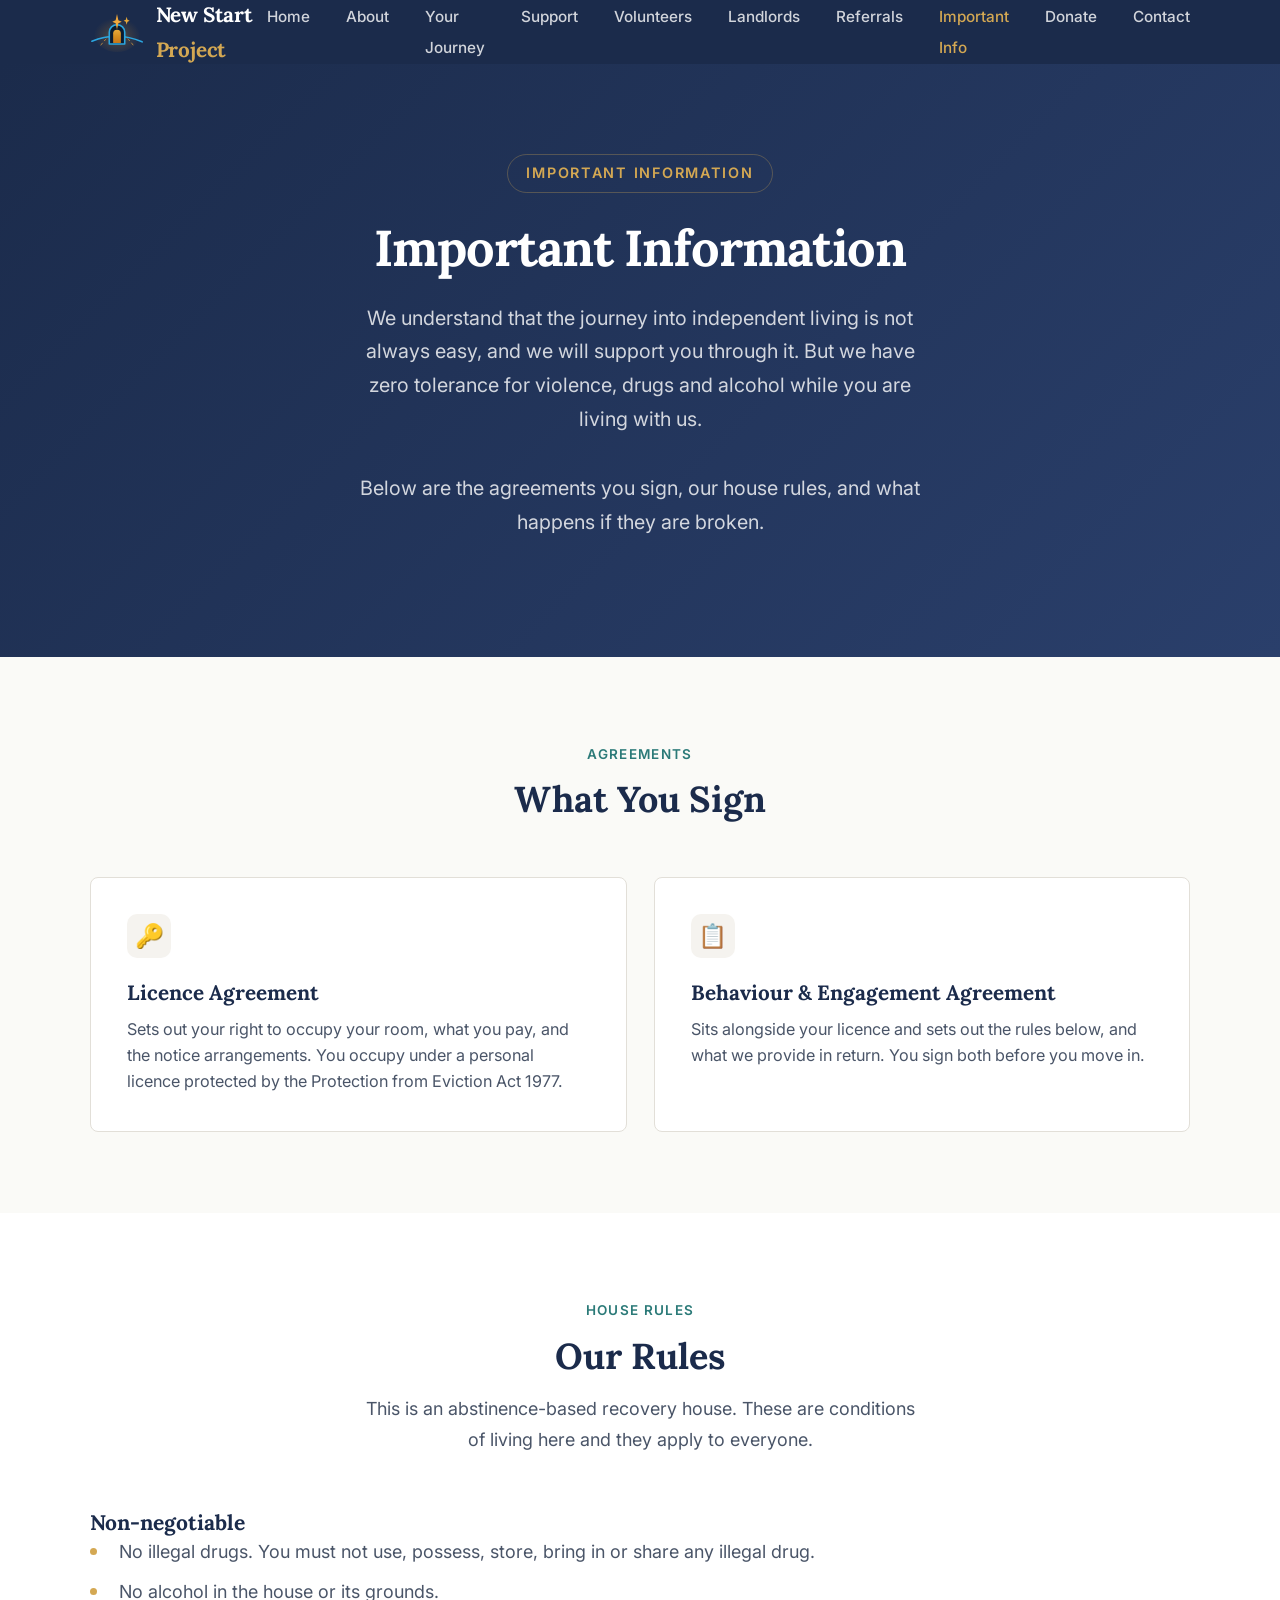
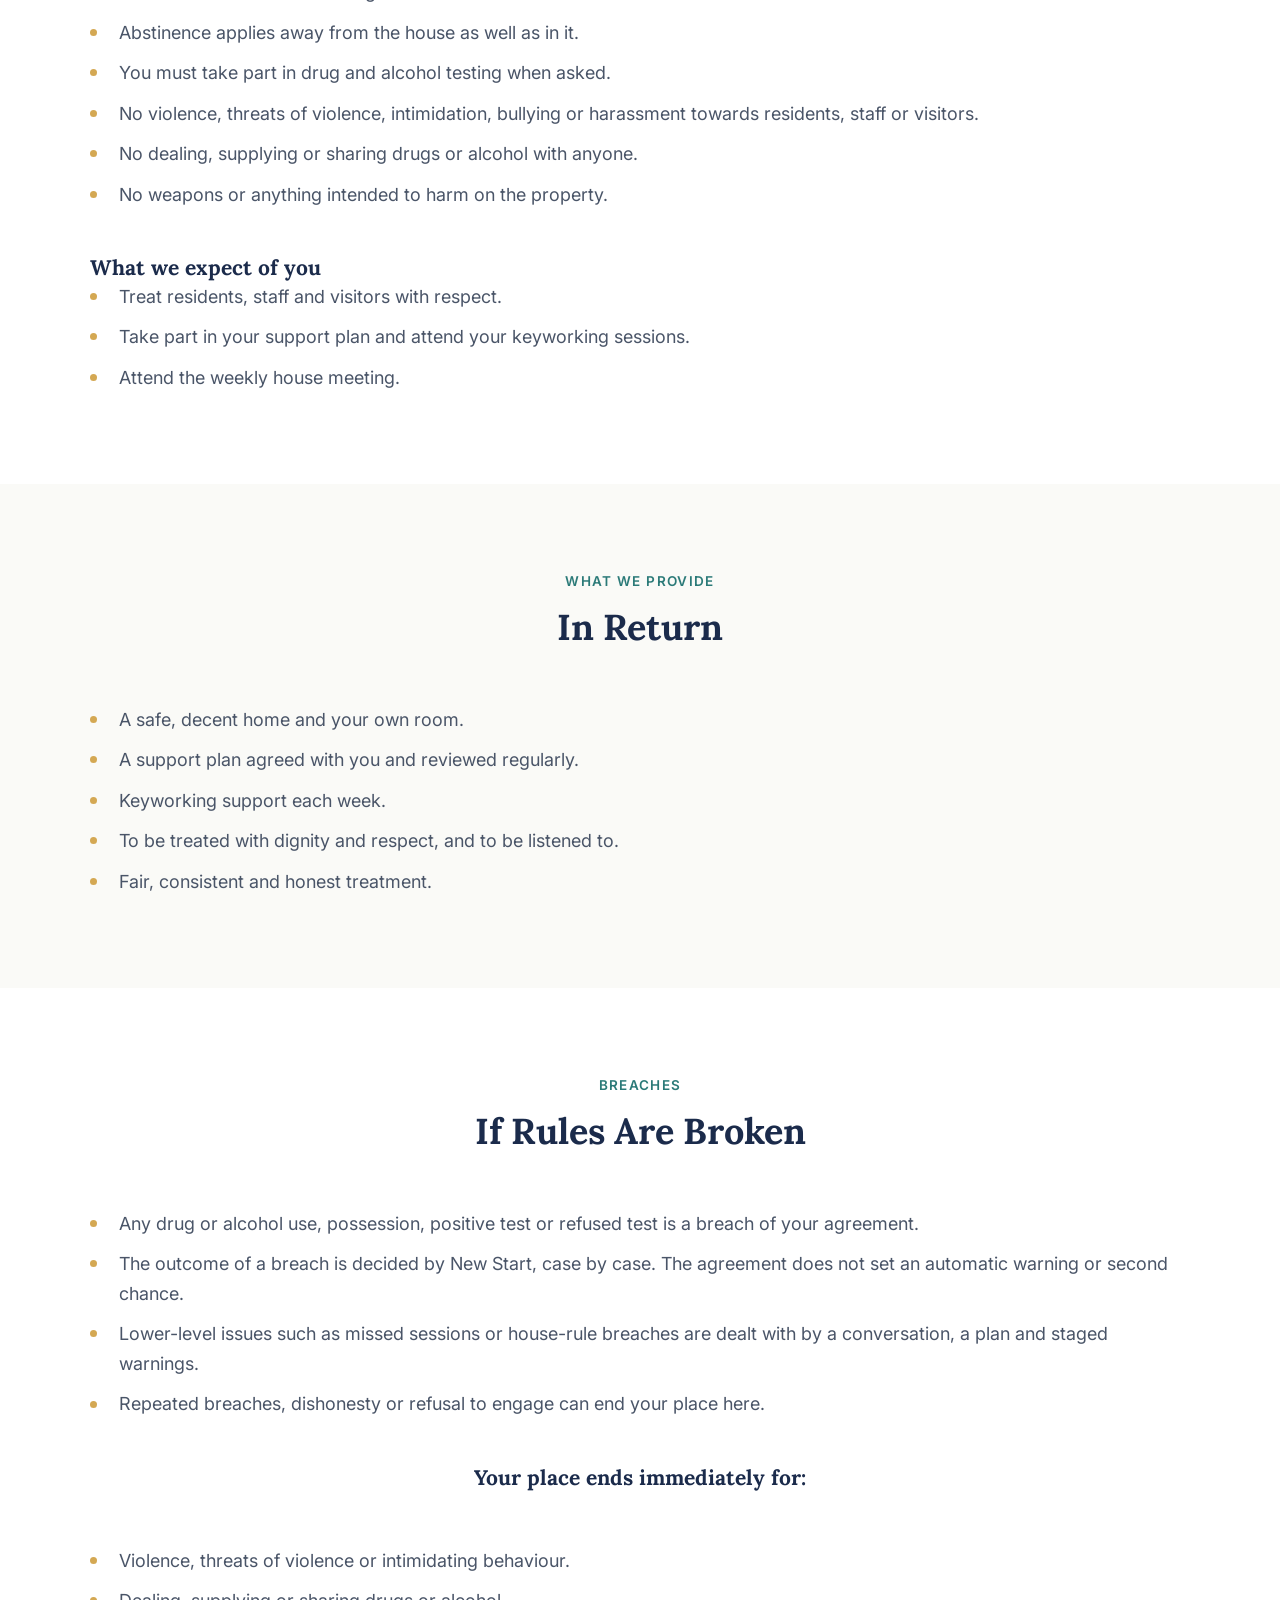
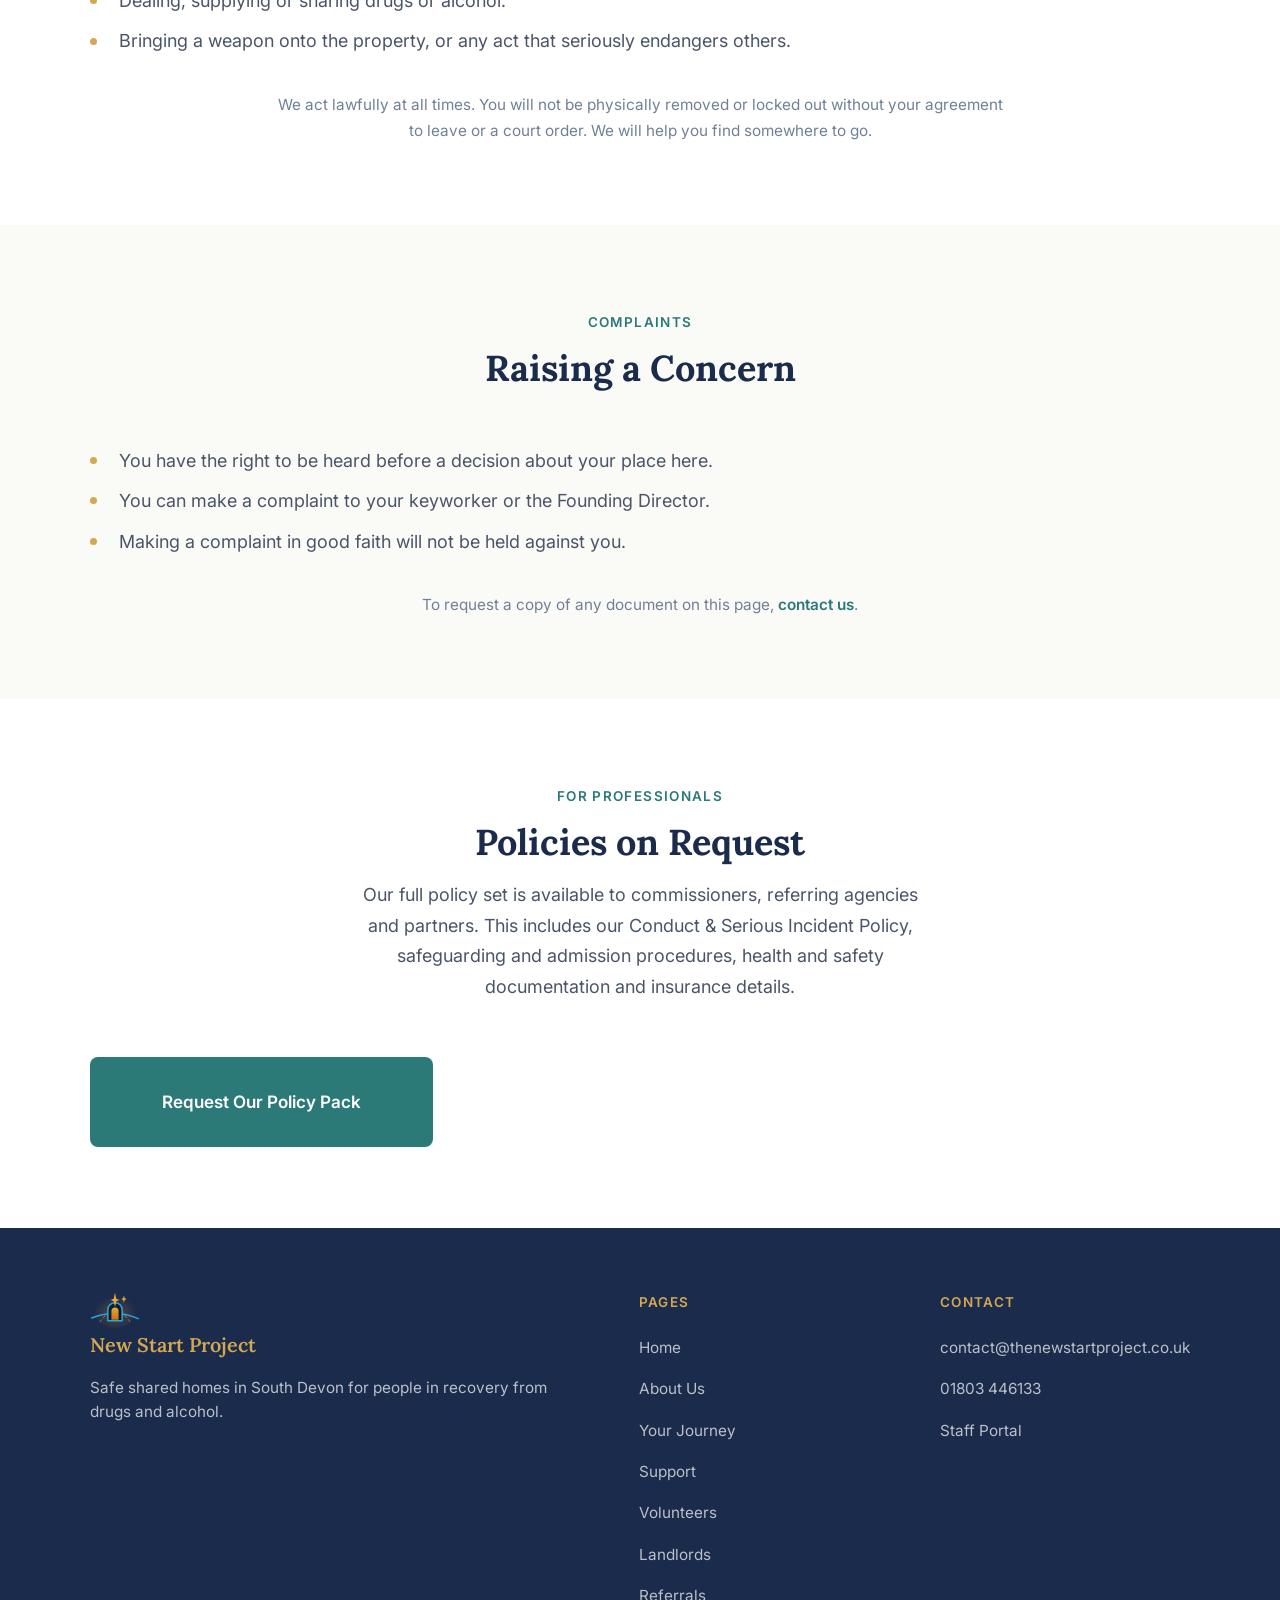
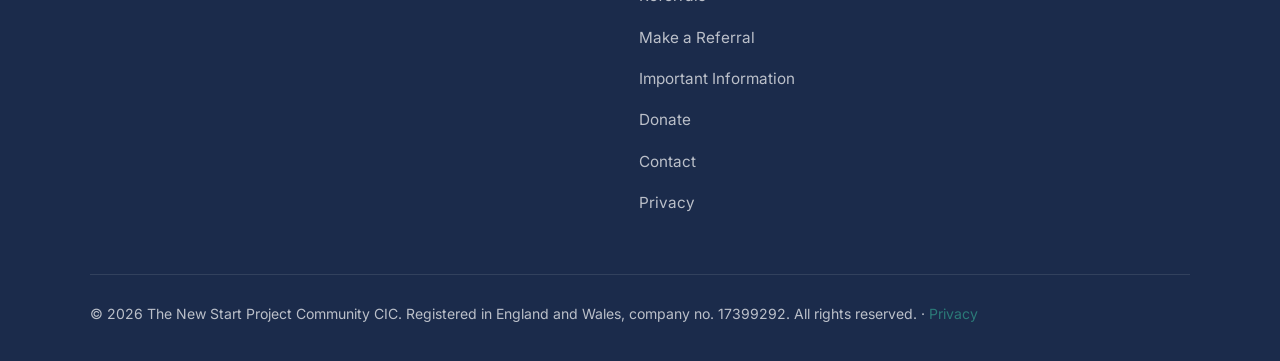
<file: important-information.html>
<!DOCTYPE html>

<html lang="en-GB">
<head>
<meta charset="utf-8"/>
<meta content="width=device-width, initial-scale=1" name="viewport"/>
<title>Important Information | The New Start Project</title>
<meta content="The agreements you sign, our house rules, and what happens if they are broken." name="description"/>
<link href="https://thenewstartproject.co.uk/important-information" rel="canonical"/>
<meta content="website" property="og:type"/>
<meta content="The New Start Project" property="og:site_name"/>
<meta content="Important Information | The New Start Project" property="og:title"/>
<meta content="The agreements you sign, our house rules, and what happens if they are broken." property="og:description"/>
<meta content="https://thenewstartproject.co.uk/important-information" property="og:url"/>
<meta content="https://thenewstartproject.co.uk/home-spaces.jpg" property="og:image"/>
<meta content="summary_large_image" name="twitter:card"/>
<link href="logo.svg" rel="icon"/>
<link href="style.css" rel="stylesheet"/>
</head>
<body>
<nav class="site-nav">
<div class="nav-inner">
<a class="nav-brand" href="index.html">
<img alt="" class="brand-mark" src="logo.svg"/>
<span class="brand-text">New Start <span class="brand-accent">Project</span></span>
</a>
<button aria-label="Menu" class="nav-toggle" onclick="document.querySelector('.nav-links').classList.toggle('open')">
<span></span><span></span><span></span>
</button>
<ul class="nav-links">
<li><a href="index.html">Home</a></li>
<li><a href="about.html">About</a></li>
<li><a href="journey.html">Your Journey</a></li>
<li><a href="services.html">Support</a></li><li><a href="volunteers.html">Volunteers</a></li><li><a href="landlords.html">Landlords</a></li>
<li><a href="referrals.html">Referrals</a></li>
<li><a class="active" href="important-information.html">Important Info</a></li>
<li><a href="donate.html">Donate</a></li><li><a href="contact.html">Contact</a></li>
</ul>
</div>
</nav>
<section class="hero">
<div class="hero-inner">
<div class="hero-tag">IMPORTANT INFORMATION</div>
<h1>Important Information</h1>
<p>We understand that the journey into independent living is not always easy, and we will support you through it. But we have zero tolerance for violence, drugs and alcohol while you are living with us.</p>
<p>Below are the agreements you sign, our house rules, and what happens if they are broken.</p>
</div>
</section>
<section class="section">
<div class="section-inner">
<div class="section-header">
<div class="section-label">AGREEMENTS</div>
<h2>What You Sign</h2>
</div>
<div class="cards-grid">
<div class="card">
<div class="card-icon">🔑</div>
<h3>Licence Agreement</h3>
<p>Sets out your right to occupy your room, what you pay, and the notice arrangements. You occupy under a personal licence protected by the Protection from Eviction Act 1977.</p>
</div>
<div class="card">
<div class="card-icon">📋</div>
<h3>Behaviour &amp; Engagement Agreement</h3>
<p>Sits alongside your licence and sets out the rules below, and what we provide in return. You sign both before you move in.</p>
</div>
</div>
</div>
</section>
<section class="section section-alt">
<div class="section-inner">
<div class="section-header">
<div class="section-label">HOUSE RULES</div>
<h2>Our Rules</h2>
<p>This is an abstinence-based recovery house. These are conditions of living here and they apply to everyone.</p>
</div>
<h3>Non-negotiable</h3>
<ul class="stage-list">
<li>No illegal drugs. You must not use, possess, store, bring in or share any illegal drug.</li>
<li>No alcohol in the house or its grounds.</li>
<li>Abstinence applies away from the house as well as in it.</li>
<li>You must take part in drug and alcohol testing when asked.</li>
<li>No violence, threats of violence, intimidation, bullying or harassment towards residents, staff or visitors.</li>
<li>No dealing, supplying or sharing drugs or alcohol with anyone.</li>
<li>No weapons or anything intended to harm on the property.</li>
</ul>
<h3 style="margin-top:2.5rem">What we expect of you</h3>
<ul class="stage-list">
<li>Treat residents, staff and visitors with respect.</li>
<li>Take part in your support plan and attend your keyworking sessions.</li>
<li>Attend the weekly house meeting.</li>
</ul>
</div>
</section>
<section class="section">
<div class="section-inner">
<div class="section-header">
<div class="section-label">WHAT WE PROVIDE</div>
<h2>In Return</h2>
</div>
<ul class="stage-list">
<li>A safe, decent home and your own room.</li>
<li>A support plan agreed with you and reviewed regularly.</li>
<li>Keyworking support each week.</li>
<li>To be treated with dignity and respect, and to be listened to.</li>
<li>Fair, consistent and honest treatment.</li>
</ul>
</div>
</section>
<section class="section section-alt">
<div class="section-inner">
<div class="section-header">
<div class="section-label">BREACHES</div>
<h2>If Rules Are Broken</h2>
</div>
<ul class="stage-list">
<li>Any drug or alcohol use, possession, positive test or refused test is a breach of your agreement.</li>
<li>The outcome of a breach is decided by New Start, case by case. The agreement does not set an automatic warning or second chance.</li>
<li>Lower-level issues such as missed sessions or house-rule breaches are dealt with by a conversation, a plan and staged warnings.</li>
<li>Repeated breaches, dishonesty or refusal to engage can end your place here.</li>
</ul>
<div class="section-header" style="margin-top:2.5rem">
<h3>Your place ends immediately for:</h3>
</div>
<ul class="stage-list">
<li>Violence, threats of violence or intimidating behaviour.</li>
<li>Dealing, supplying or sharing drugs or alcohol.</li>
<li>Bringing a weapon onto the property, or any act that seriously endangers others.</li>
</ul>
<p class="note">We act lawfully at all times. You will not be physically removed or locked out without your agreement to leave or a court order. We will help you find somewhere to go.</p>
</div>
</section>
<section class="section">
<div class="section-inner">
<div class="section-header">
<div class="section-label">COMPLAINTS</div>
<h2>Raising a Concern</h2>
</div>
<ul class="stage-list">
<li>You have the right to be heard before a decision about your place here.</li>
<li>You can make a complaint to your keyworker or the Founding Director.</li>
<li>Making a complaint in good faith will not be held against you.</li>
</ul>
<p class="note">To request a copy of any document on this page, <a href="contact.html">contact us</a>.</p>
</div>
</section>
<section class="section section-alt">
<div class="section-inner">
<div class="section-header">
<div class="section-label">FOR PROFESSIONALS</div>
<h2>Policies on Request</h2>
<p>Our full policy set is available to commissioners, referring agencies and partners. This includes our Conduct &amp; Serious Incident Policy, safeguarding and admission procedures, health and safety documentation and insurance details.</p>
</div>
<div class="hero-cta">
<a class="btn btn-primary" href="contact.html">Request Our Policy Pack</a>
</div>
</div>
</section>
<footer class="site-footer"><div class="footer-inner"><div class="footer-grid"><div><div class="footer-brand"><img alt="" class="brand-mark" src="logo.svg"/><span>New Start <span class="brand-accent">Project</span></span></div><p class="footer-desc">Safe shared homes in South Devon for people in recovery from drugs and alcohol.</p></div><div><div class="footer-heading">Pages</div><ul class="footer-links"><li><a href="index.html">Home</a></li><li><a href="about.html">About Us</a></li><li><a href="journey.html">Your Journey</a></li><li><a href="services.html">Support</a></li><li><a href="volunteers.html">Volunteers</a></li><li><a href="landlords.html">Landlords</a></li><li><a href="referrals.html">Referrals</a></li><li><a href="referral-form.html">Make a Referral</a></li><li><a href="important-information.html">Important Information</a></li><li><a href="donate.html">Donate</a></li><li><a href="contact.html">Contact</a></li><li><a href="privacy.html">Privacy</a></li></ul></div><div><div class="footer-heading">Contact</div><ul class="footer-links"><li><a href="mailto:contact@thenewstartproject.co.uk">contact@thenewstartproject.co.uk</a></li><li><a href="tel:01803446133">01803 446133</a></li><li><a href="https://thenewstartproject.co.uk/service-user/login" rel="nofollow">Staff Portal</a></li></ul></div></div><div class="footer-bottom"><div>© 2026 The New Start Project Community CIC. Registered in England and Wales, company no. 17399292. All rights reserved. · <a href="privacy.html">Privacy</a></div></div></div></footer>
</body>
</html>
</file>
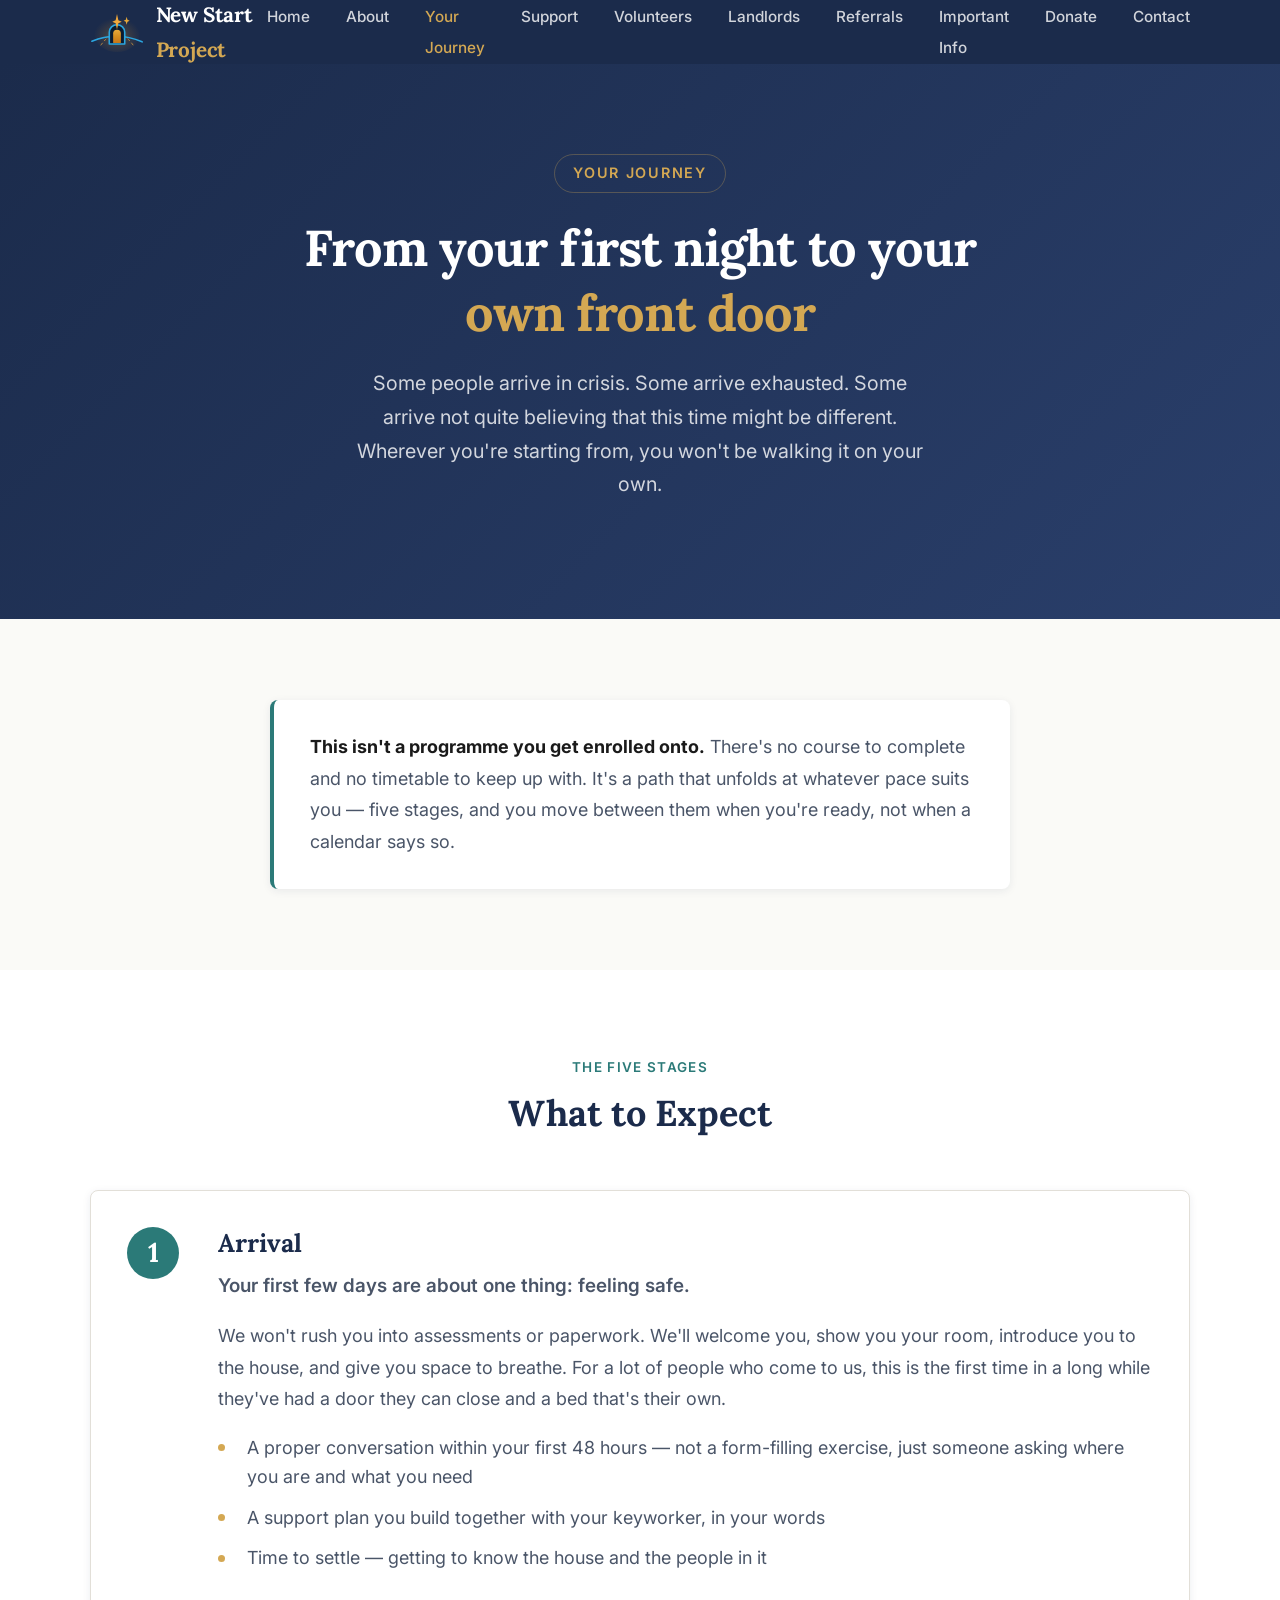
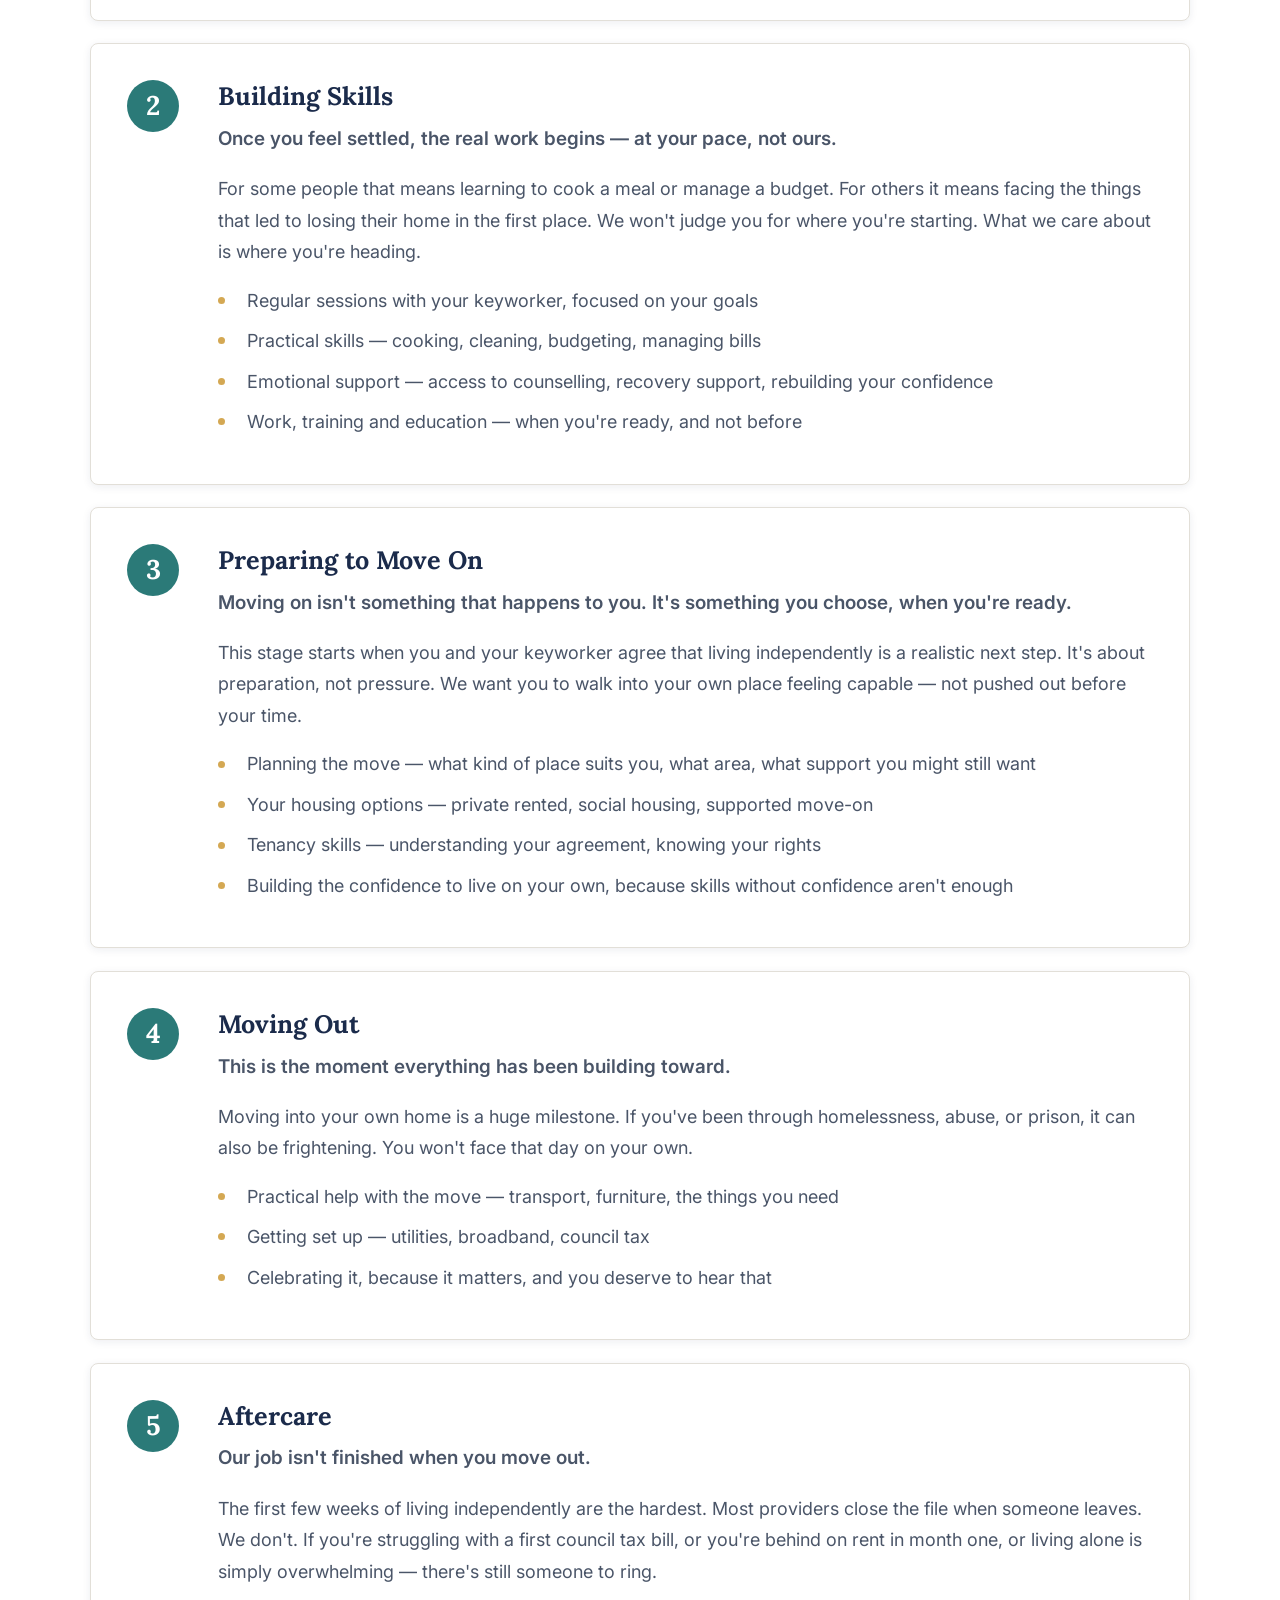
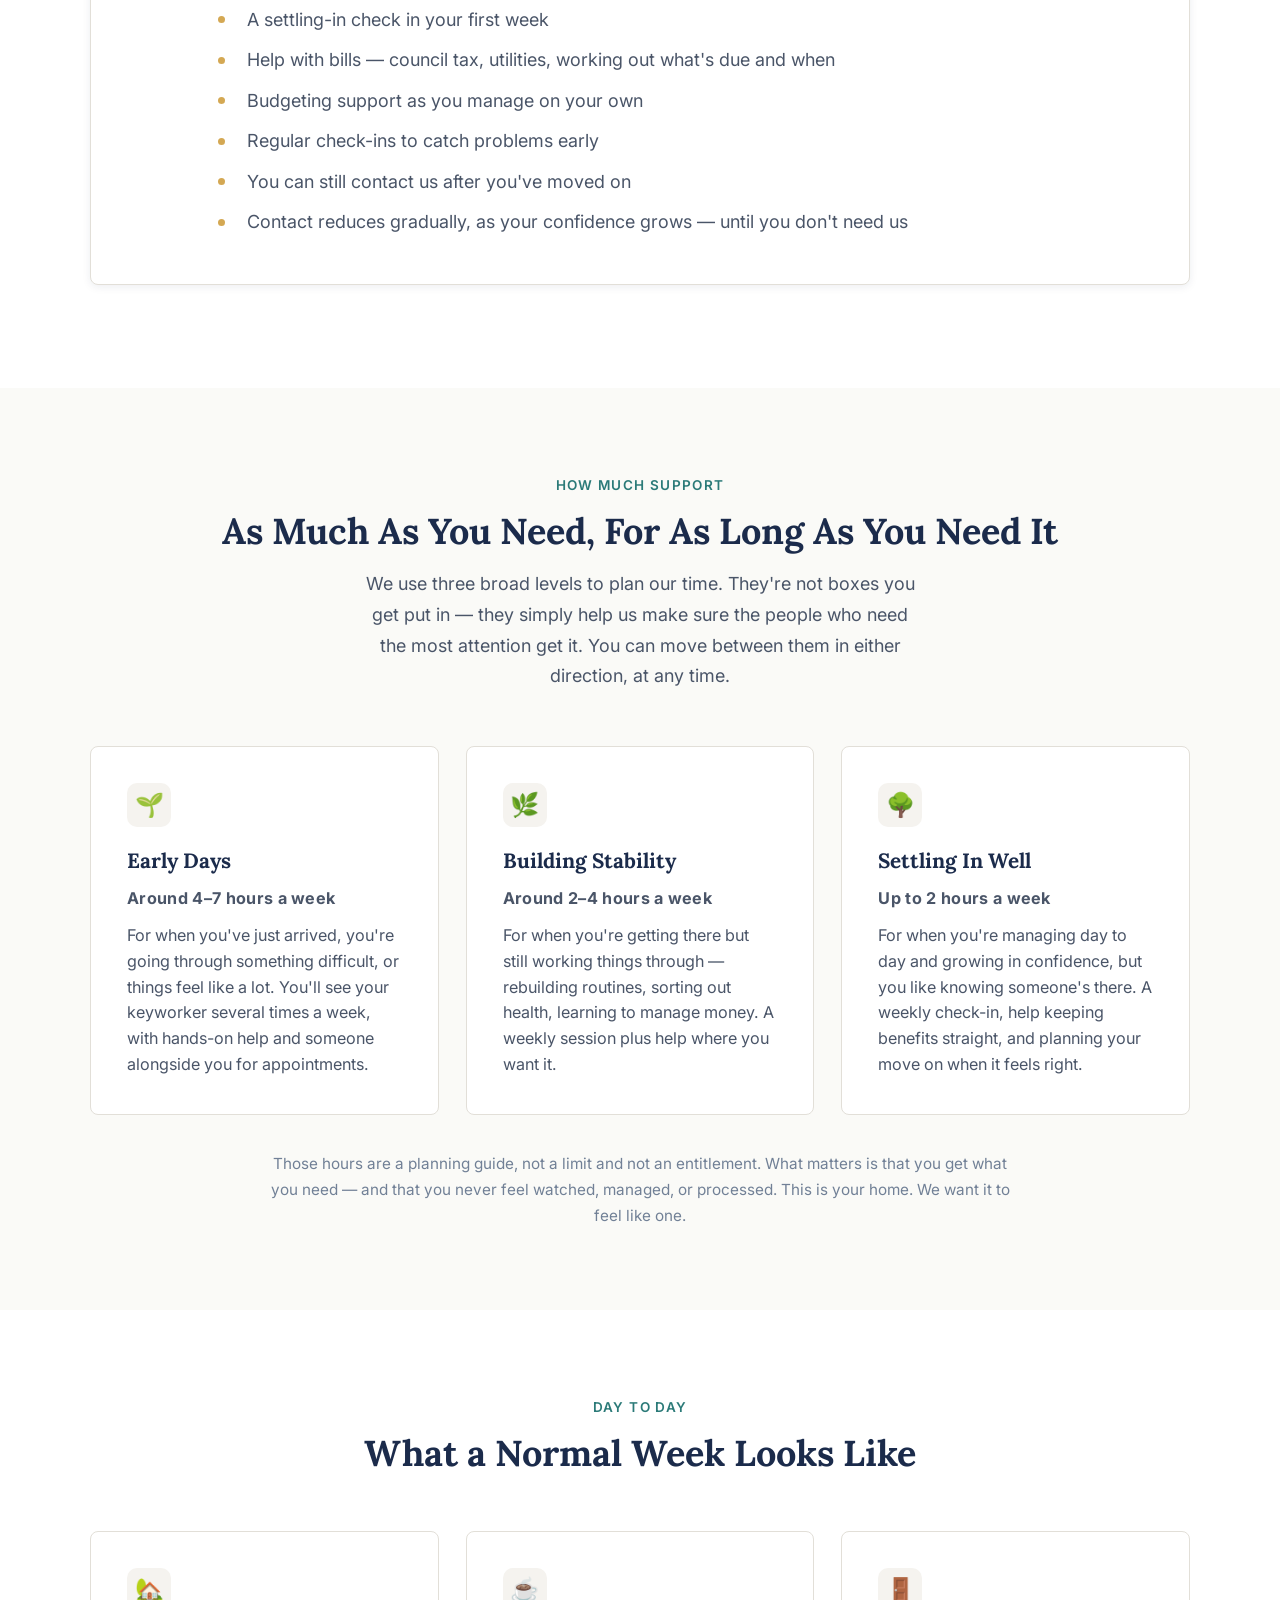
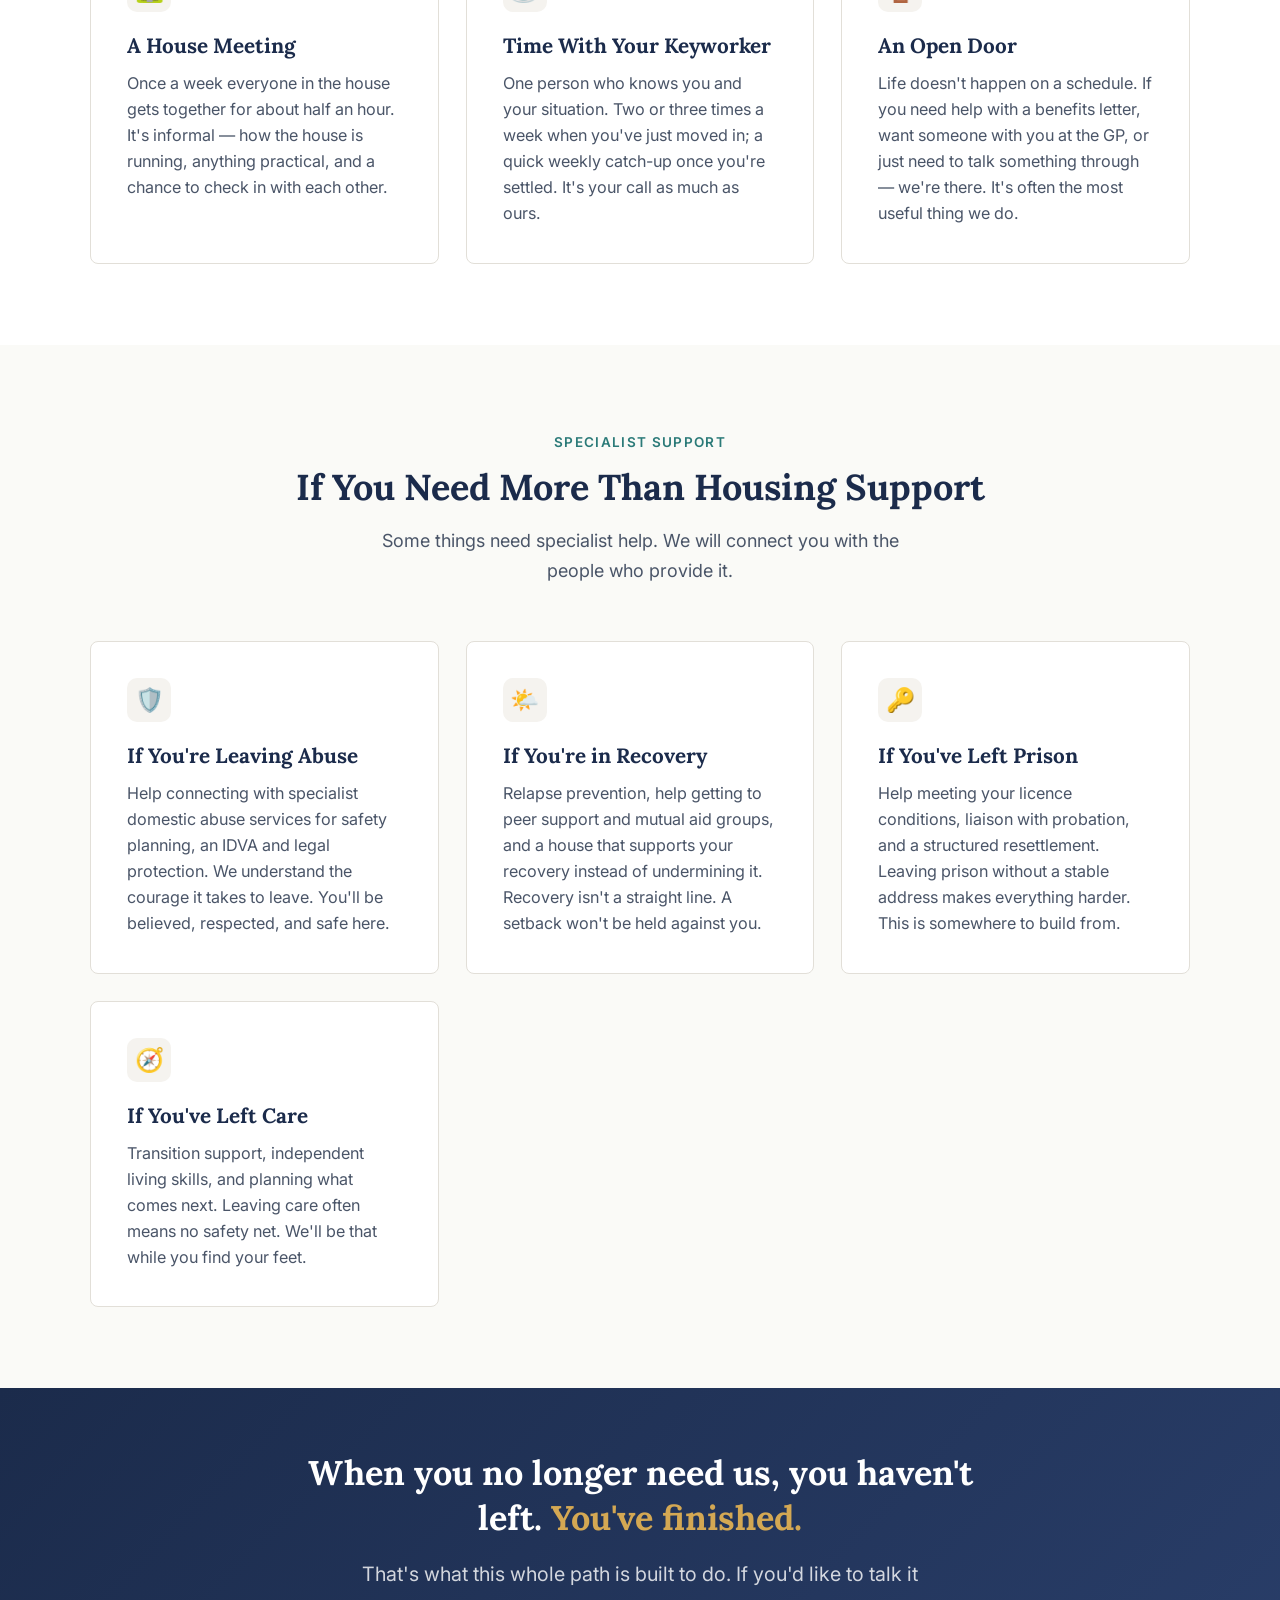
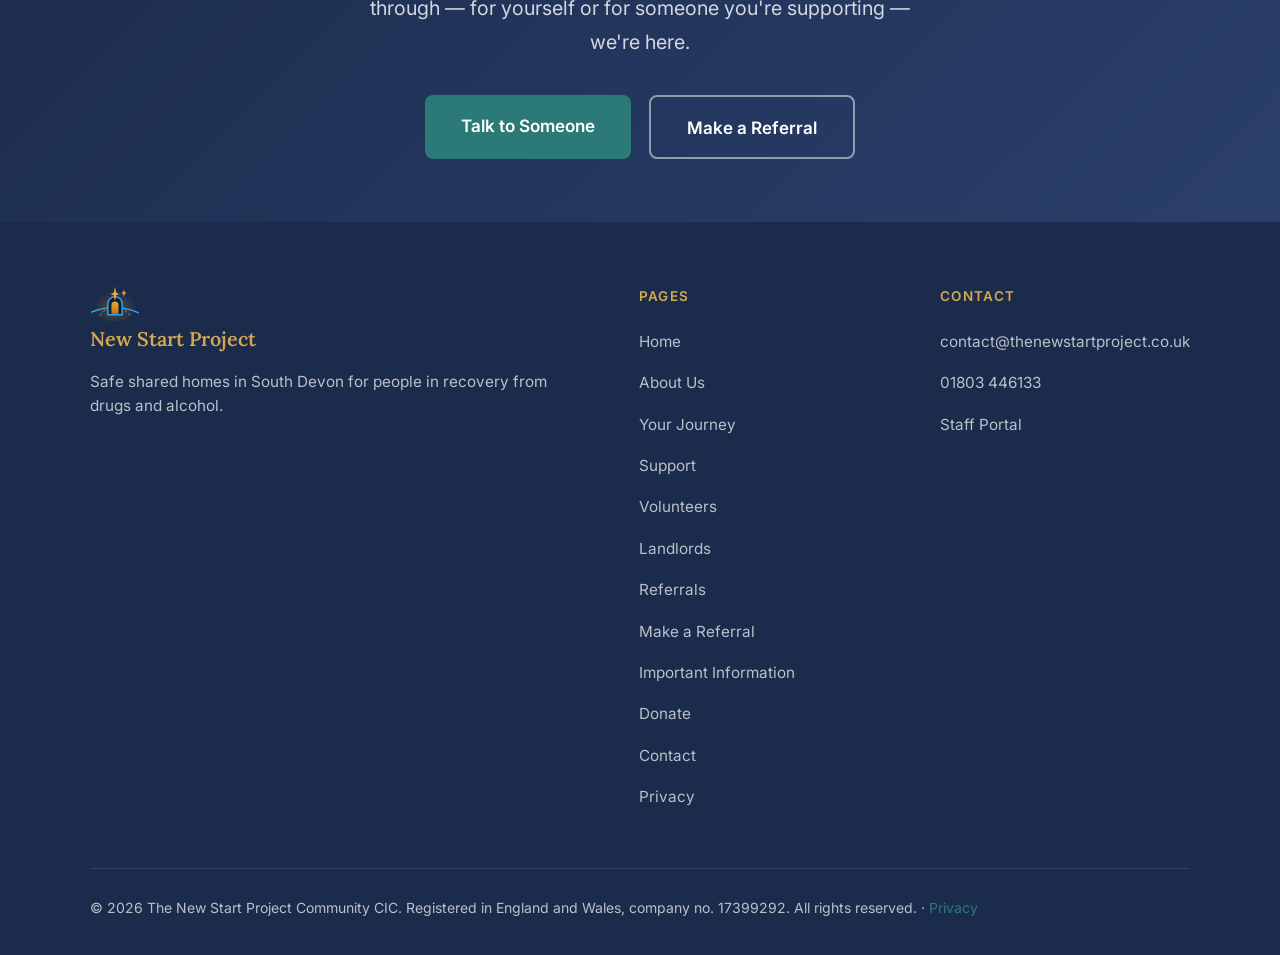
<file: journey.html>
<!DOCTYPE html>

<html lang="en">
<head>
<meta charset="utf-8"/>
<meta content="width=device-width, initial-scale=1.0" name="viewport"/>
<title>Your Journey | The New Start Project</title>
<meta content="What living with The New Start Project is like, from your first day to living independently — and the aftercare that carries on once you have moved on." name="description"/>
<link href="https://thenewstartproject.co.uk/journey" rel="canonical"/>
<meta content="website" property="og:type"/>
<meta content="The New Start Project" property="og:site_name"/>
<meta content="Your Journey | The New Start Project" property="og:title"/>
<meta content="What living with The New Start Project is like, from your first day to living independently — and the aftercare that carries on once you have moved on." property="og:description"/>
<meta content="https://thenewstartproject.co.uk/journey" property="og:url"/>
<meta content="https://thenewstartproject.co.uk/home-spaces.jpg" property="og:image"/>
<meta content="summary_large_image" name="twitter:card"/>
<link href="logo.svg" rel="icon"/>
<link href="style.css" rel="stylesheet"/>
</head>
<body>
<nav class="site-nav">
<div class="nav-inner">
<a class="nav-brand" href="index.html">
<img alt="" class="brand-mark" src="logo.svg"/>
<span class="brand-text">New Start <span class="brand-accent">Project</span></span>
</a>
<button aria-label="Menu" class="nav-toggle" onclick="document.querySelector('.nav-links').classList.toggle('open')">
<span></span><span></span><span></span>
</button>
<ul class="nav-links">
<li><a href="index.html">Home</a></li>
<li><a href="about.html">About</a></li>
<li><a class="active" href="journey.html">Your Journey</a></li>
<li><a href="services.html">Support</a></li><li><a href="volunteers.html">Volunteers</a></li><li><a href="landlords.html">Landlords</a></li>
<li><a href="referrals.html">Referrals</a></li>
<li><a href="important-information.html">Important Info</a></li>
<li><a href="donate.html">Donate</a></li><li><a href="contact.html">Contact</a></li>
</ul>
</div>
</nav>
<section class="hero">
<div class="hero-inner">
<div class="hero-tag">Your Journey</div>
<h1>From your first night to your <em>own front door</em></h1>
<p>Some people arrive in crisis. Some arrive exhausted. Some arrive not quite believing that this time might be different. Wherever you're starting from, you won't be walking it on your own.</p>
</div>
</section>
<div class="section">
<div class="section-inner">
<div class="callout">
<p><strong>This isn't a programme you get enrolled onto.</strong> There's no course to complete and no timetable to keep up with. It's a path that unfolds at whatever pace suits you — five stages, and you move between them when you're ready, not when a calendar says so.</p>
</div>
</div>
</div>
<div class="section section-alt">
<div class="section-inner">
<div class="section-header">
<div class="section-label">The Five Stages</div>
<h2>What to Expect</h2>
</div>
<div class="stage">
<div class="stage-num">1</div>
<div class="stage-body">
<h3>Arrival</h3>
<p class="stage-lead">Your first few days are about one thing: feeling safe.</p>
<p>We won't rush you into assessments or paperwork. We'll welcome you, show you your room, introduce you to the house, and give you space to breathe. For a lot of people who come to us, this is the first time in a long while they've had a door they can close and a bed that's their own.</p>
<ul class="stage-list">
<li>A proper conversation within your first 48 hours — not a form-filling exercise, just someone asking where you are and what you need</li>
<li>A support plan you build together with your keyworker, in your words</li>
<li>Time to settle — getting to know the house and the people in it</li>
</ul>
</div>
</div>
<div class="stage">
<div class="stage-num">2</div>
<div class="stage-body">
<h3>Building Skills</h3>
<p class="stage-lead">Once you feel settled, the real work begins — at your pace, not ours.</p>
<p>For some people that means learning to cook a meal or manage a budget. For others it means facing the things that led to losing their home in the first place. We won't judge you for where you're starting. What we care about is where you're heading.</p>
<ul class="stage-list">
<li>Regular sessions with your keyworker, focused on your goals</li>
<li>Practical skills — cooking, cleaning, budgeting, managing bills</li>
<li>Emotional support — access to counselling, recovery support, rebuilding your confidence</li>
<li>Work, training and education — when you're ready, and not before</li>
</ul>
</div>
</div>
<div class="stage">
<div class="stage-num">3</div>
<div class="stage-body">
<h3>Preparing to Move On</h3>
<p class="stage-lead">Moving on isn't something that happens to you. It's something you choose, when you're ready.</p>
<p>This stage starts when you and your keyworker agree that living independently is a realistic next step. It's about preparation, not pressure. We want you to walk into your own place feeling capable — not pushed out before your time.</p>
<ul class="stage-list">
<li>Planning the move — what kind of place suits you, what area, what support you might still want</li>
<li>Your housing options — private rented, social housing, supported move-on</li>
<li>Tenancy skills — understanding your agreement, knowing your rights</li>
<li>Building the confidence to live on your own, because skills without confidence aren't enough</li>
</ul>
</div>
</div>
<div class="stage">
<div class="stage-num">4</div>
<div class="stage-body">
<h3>Moving Out</h3>
<p class="stage-lead">This is the moment everything has been building toward.</p>
<p>Moving into your own home is a huge milestone. If you've been through homelessness, abuse, or prison, it can also be frightening. You won't face that day on your own.</p>
<ul class="stage-list">
<li>Practical help with the move — transport, furniture, the things you need</li>
<li>Getting set up — utilities, broadband, council tax</li>
<li>Celebrating it, because it matters, and you deserve to hear that</li>
</ul>
</div>
</div>
<div class="stage">
<div class="stage-num">5</div>
<div class="stage-body">
<h3>Aftercare</h3>
<p class="stage-lead">Our job isn't finished when you move out.</p>
<p>The first few weeks of living independently are the hardest. Most providers close the file when someone leaves. We don't. If you're struggling with a first council tax bill, or you're behind on rent in month one, or living alone is simply overwhelming — there's still someone to ring.</p>
<ul class="stage-list">
<li>A settling-in check in your first week</li>
<li>Help with bills — council tax, utilities, working out what's due and when</li>
<li>Budgeting support as you manage on your own</li>
<li>Regular check-ins to catch problems early</li>
<li>You can still contact us after you've moved on</li>
<li>Contact reduces gradually, as your confidence grows — until you don't need us</li>
</ul>
</div>
</div>
</div>
</div>
<div class="section">
<div class="section-inner">
<div class="section-header">
<div class="section-label">How Much Support</div>
<h2>As Much As You Need, For As Long As You Need It</h2>
<p>We use three broad levels to plan our time. They're not boxes you get put in — they simply help us make sure the people who need the most attention get it. You can move between them in either direction, at any time.</p>
</div>
<div class="card-grid">
<div class="card">
<div class="card-icon">🌱</div>
<h3>Early Days</h3>
<p class="level-hours">Around 4–7 hours a week</p>
<p>For when you've just arrived, you're going through something difficult, or things feel like a lot. You'll see your keyworker several times a week, with hands-on help and someone alongside you for appointments.</p>
</div>
<div class="card">
<div class="card-icon">🌿</div>
<h3>Building Stability</h3>
<p class="level-hours">Around 2–4 hours a week</p>
<p>For when you're getting there but still working things through — rebuilding routines, sorting out health, learning to manage money. A weekly session plus help where you want it.</p>
</div>
<div class="card">
<div class="card-icon">🌳</div>
<h3>Settling In Well</h3>
<p class="level-hours">Up to 2 hours a week</p>
<p>For when you're managing day to day and growing in confidence, but you like knowing someone's there. A weekly check-in, help keeping benefits straight, and planning your move on when it feels right.</p>
</div>
</div>
<p class="note">Those hours are a planning guide, not a limit and not an entitlement. What matters is that you get what you need — and that you never feel watched, managed, or processed. This is your home. We want it to feel like one.</p>
</div>
</div>
<div class="section section-alt">
<div class="section-inner">
<div class="section-header">
<div class="section-label">Day to Day</div>
<h2>What a Normal Week Looks Like</h2>
</div>
<div class="card-grid">
<div class="card">
<div class="card-icon">🏡</div>
<h3>A House Meeting</h3>
<p>Once a week everyone in the house gets together for about half an hour. It's informal — how the house is running, anything practical, and a chance to check in with each other.</p>
</div>
<div class="card">
<div class="card-icon">☕</div>
<h3>Time With Your Keyworker</h3>
<p>One person who knows you and your situation. Two or three times a week when you've just moved in; a quick weekly catch-up once you're settled. It's your call as much as ours.</p>
</div>
<div class="card">
<div class="card-icon">🚪</div>
<h3>An Open Door</h3>
<p>Life doesn't happen on a schedule. If you need help with a benefits letter, want someone with you at the GP, or just need to talk something through — we're there. It's often the most useful thing we do.</p>
</div>
</div>
</div>
</div>
<div class="section">
<div class="section-inner">
<div class="section-header">
<div class="section-label">Specialist Support</div>
<h2>If You Need More Than Housing Support</h2>
<p>Some things need specialist help. We will connect you with the people who provide it.</p>
</div>
<div class="card-grid">
<div class="card">
<div class="card-icon">🛡️</div>
<h3>If You're Leaving Abuse</h3>
<p>Help connecting with specialist domestic abuse services for safety planning, an IDVA and legal protection. We understand the courage it takes to leave. You'll be believed, respected, and safe here.</p>
</div>
<div class="card">
<div class="card-icon">🌤️</div>
<h3>If You're in Recovery</h3>
<p>Relapse prevention, help getting to peer support and mutual aid groups, and a house that supports your recovery instead of undermining it. Recovery isn't a straight line. A setback won't be held against you.</p>
</div>
<div class="card">
<div class="card-icon">🔑</div>
<h3>If You've Left Prison</h3>
<p>Help meeting your licence conditions, liaison with probation, and a structured resettlement. Leaving prison without a stable address makes everything harder. This is somewhere to build from.</p>
</div>
<div class="card">
<div class="card-icon">🧭</div>
<h3>If You've Left Care</h3>
<p>Transition support, independent living skills, and planning what comes next. Leaving care often means no safety net. We'll be that while you find your feet.</p>
</div>
</div>
</div>
</div>
<section class="hero" style="padding: 3.5rem 0;">
<div class="hero-inner">
<h2>When you no longer need us, you haven't left. <em>You've finished.</em></h2>
<p>That's what this whole path is built to do. If you'd like to talk it through — for yourself or for someone you're supporting — we're here.</p>
<div class="hero-buttons">
<a class="hero-cta" href="contact.html">Talk to Someone</a>
<a class="hero-cta-outline" href="referrals.html">Make a Referral</a>
</div>
</div>
</section>
<footer class="site-footer"><div class="footer-inner"><div class="footer-grid"><div><div class="footer-brand"><img alt="" class="brand-mark" src="logo.svg"/><span>New Start <span class="brand-accent">Project</span></span></div><p class="footer-desc">Safe shared homes in South Devon for people in recovery from drugs and alcohol.</p></div><div><div class="footer-heading">Pages</div><ul class="footer-links"><li><a href="index.html">Home</a></li><li><a href="about.html">About Us</a></li><li><a href="journey.html">Your Journey</a></li><li><a href="services.html">Support</a></li><li><a href="volunteers.html">Volunteers</a></li><li><a href="landlords.html">Landlords</a></li><li><a href="referrals.html">Referrals</a></li><li><a href="referral-form.html">Make a Referral</a></li><li><a href="important-information.html">Important Information</a></li><li><a href="donate.html">Donate</a></li><li><a href="contact.html">Contact</a></li><li><a href="privacy.html">Privacy</a></li></ul></div><div><div class="footer-heading">Contact</div><ul class="footer-links"><li><a href="mailto:contact@thenewstartproject.co.uk">contact@thenewstartproject.co.uk</a></li><li><a href="tel:01803446133">01803 446133</a></li><li><a href="https://thenewstartproject.co.uk/service-user/login" rel="nofollow">Staff Portal</a></li></ul></div></div><div class="footer-bottom"><div>© 2026 The New Start Project Community CIC. Registered in England and Wales, company no. 17399292. All rights reserved. · <a href="privacy.html">Privacy</a></div></div></div></footer>
</body>
</html>
</file>
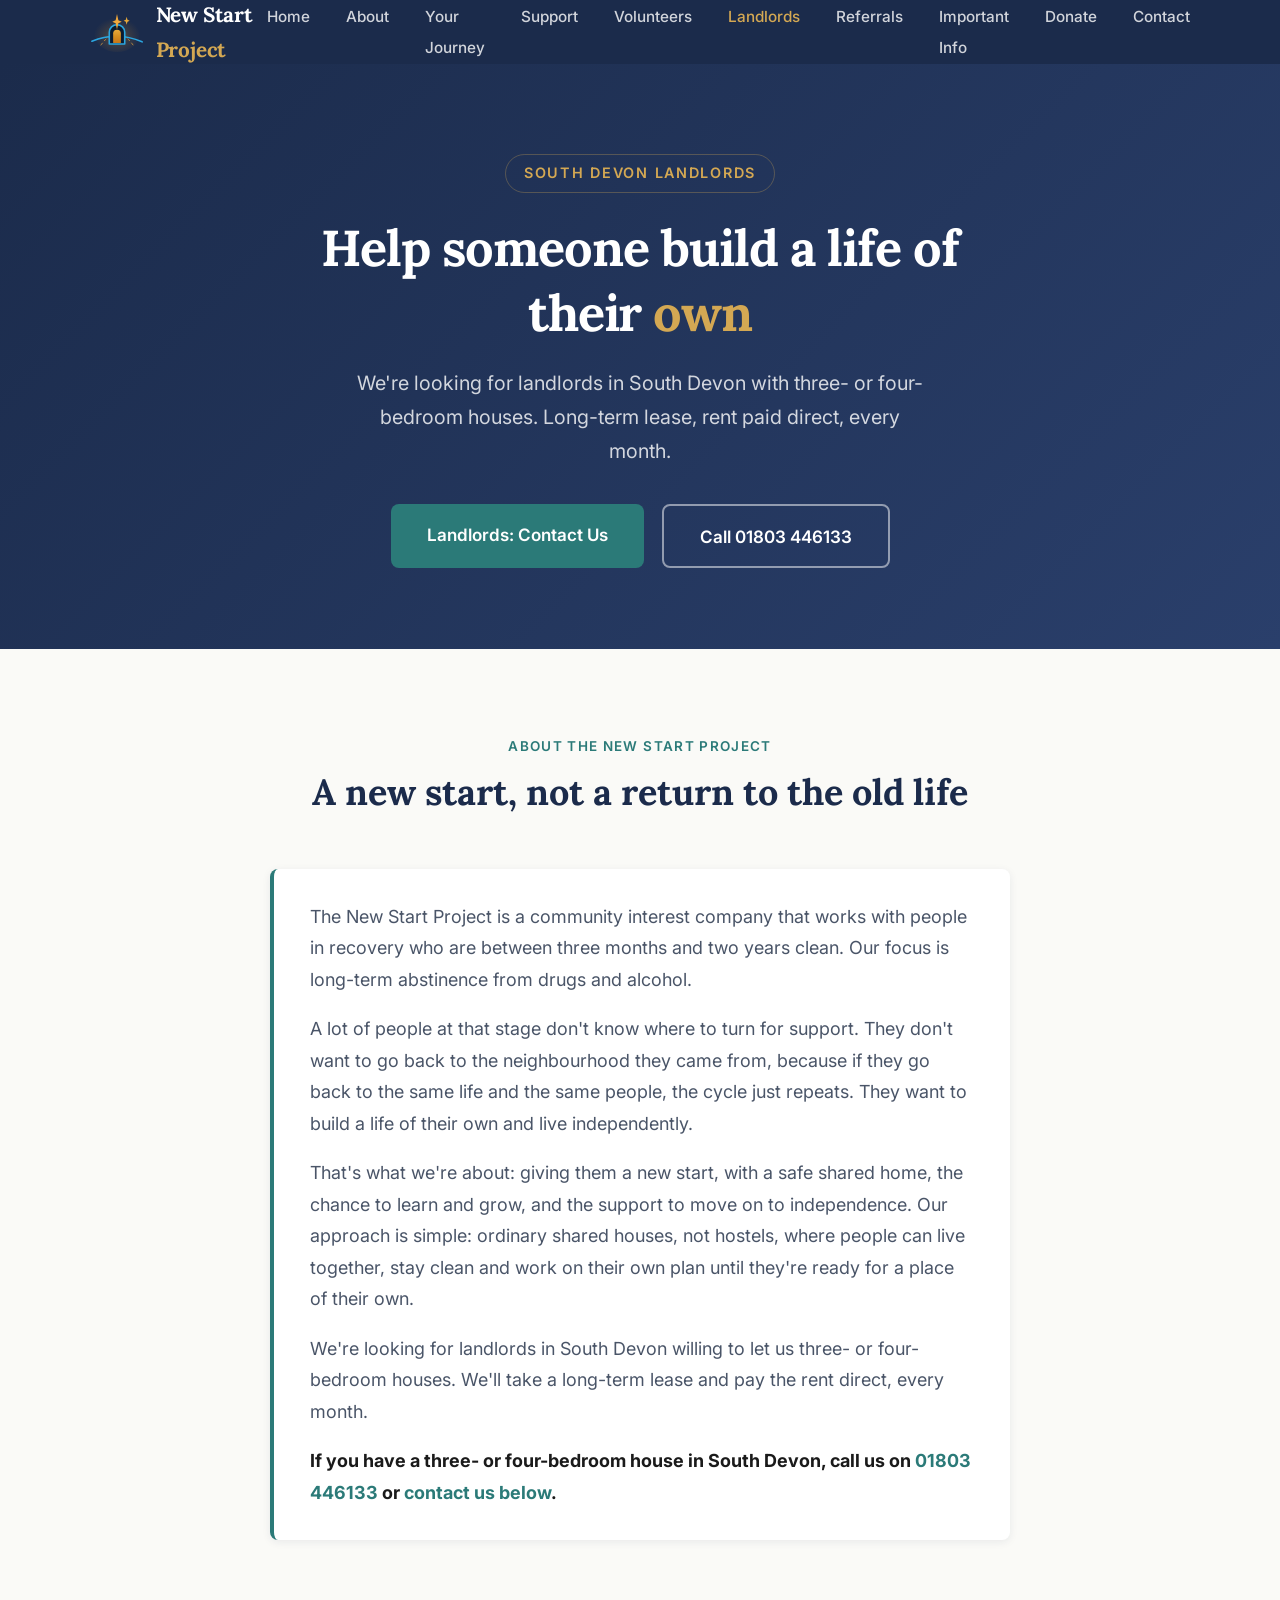
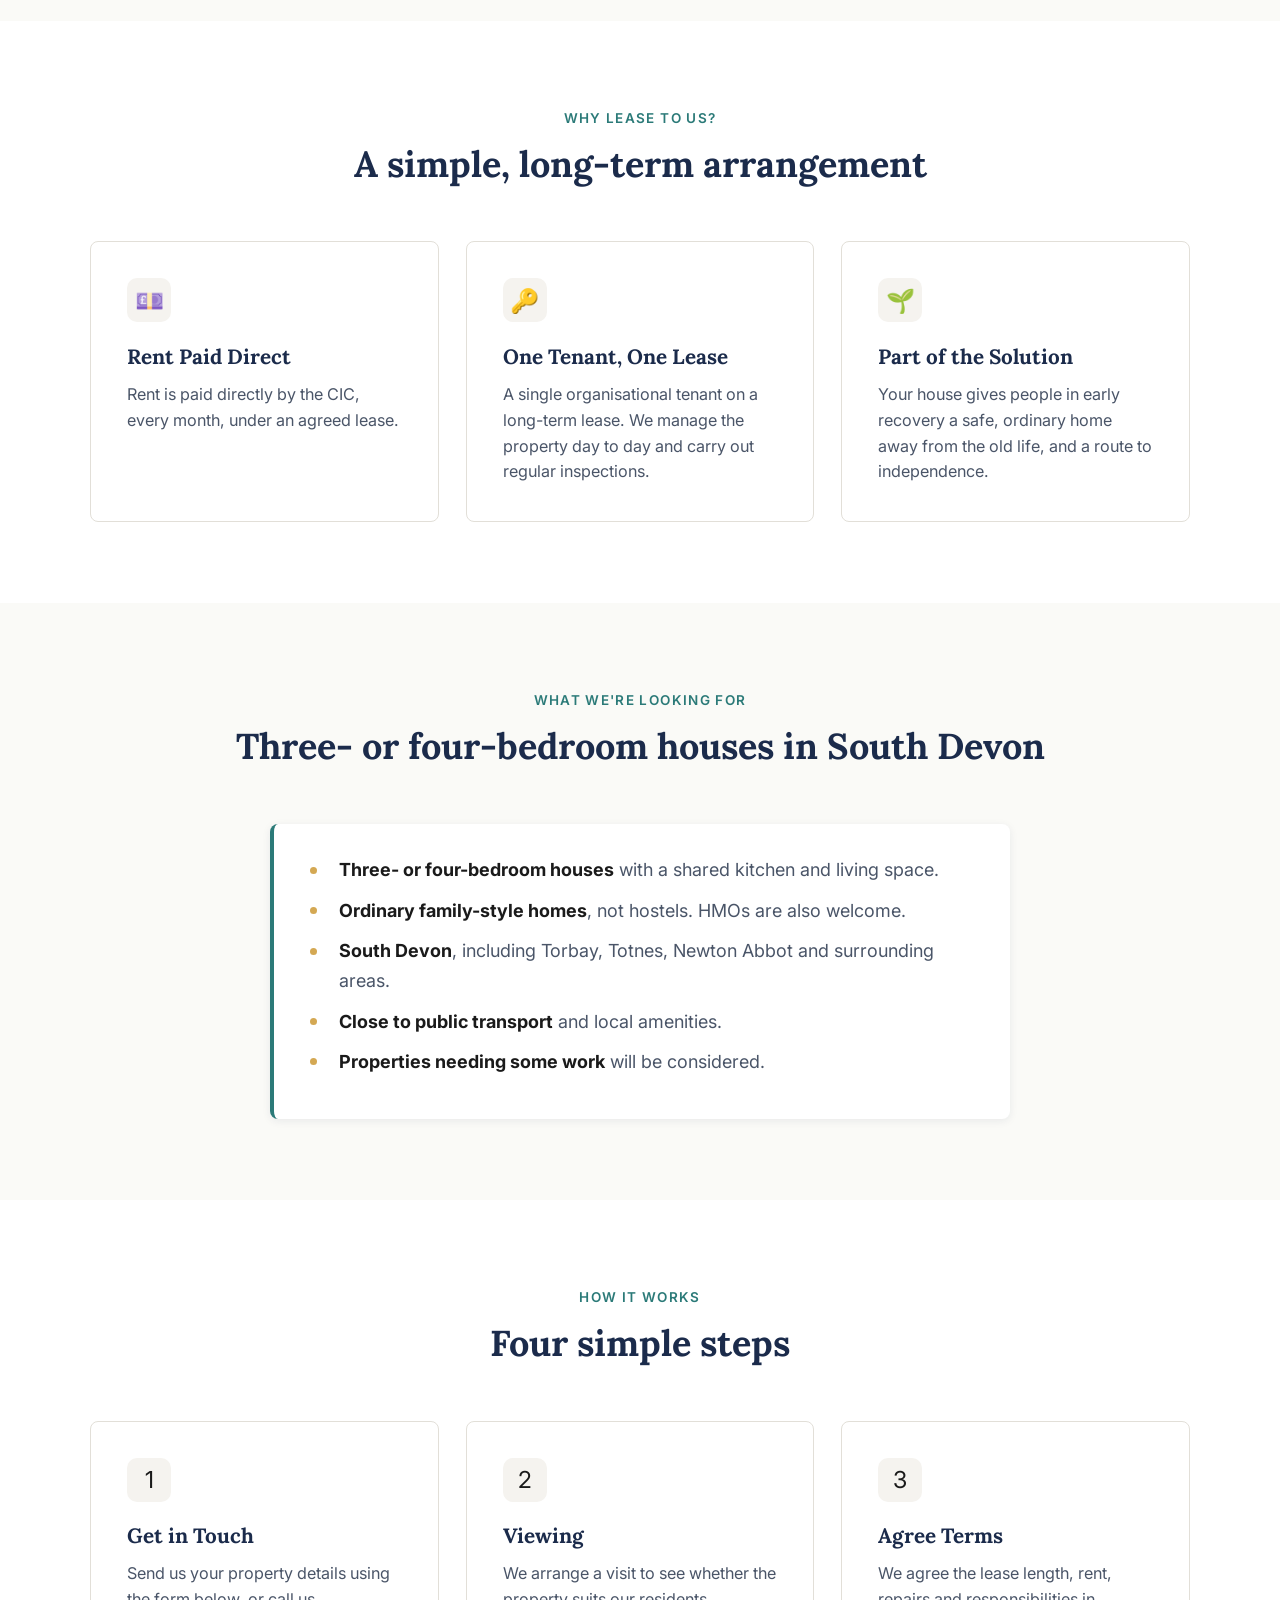
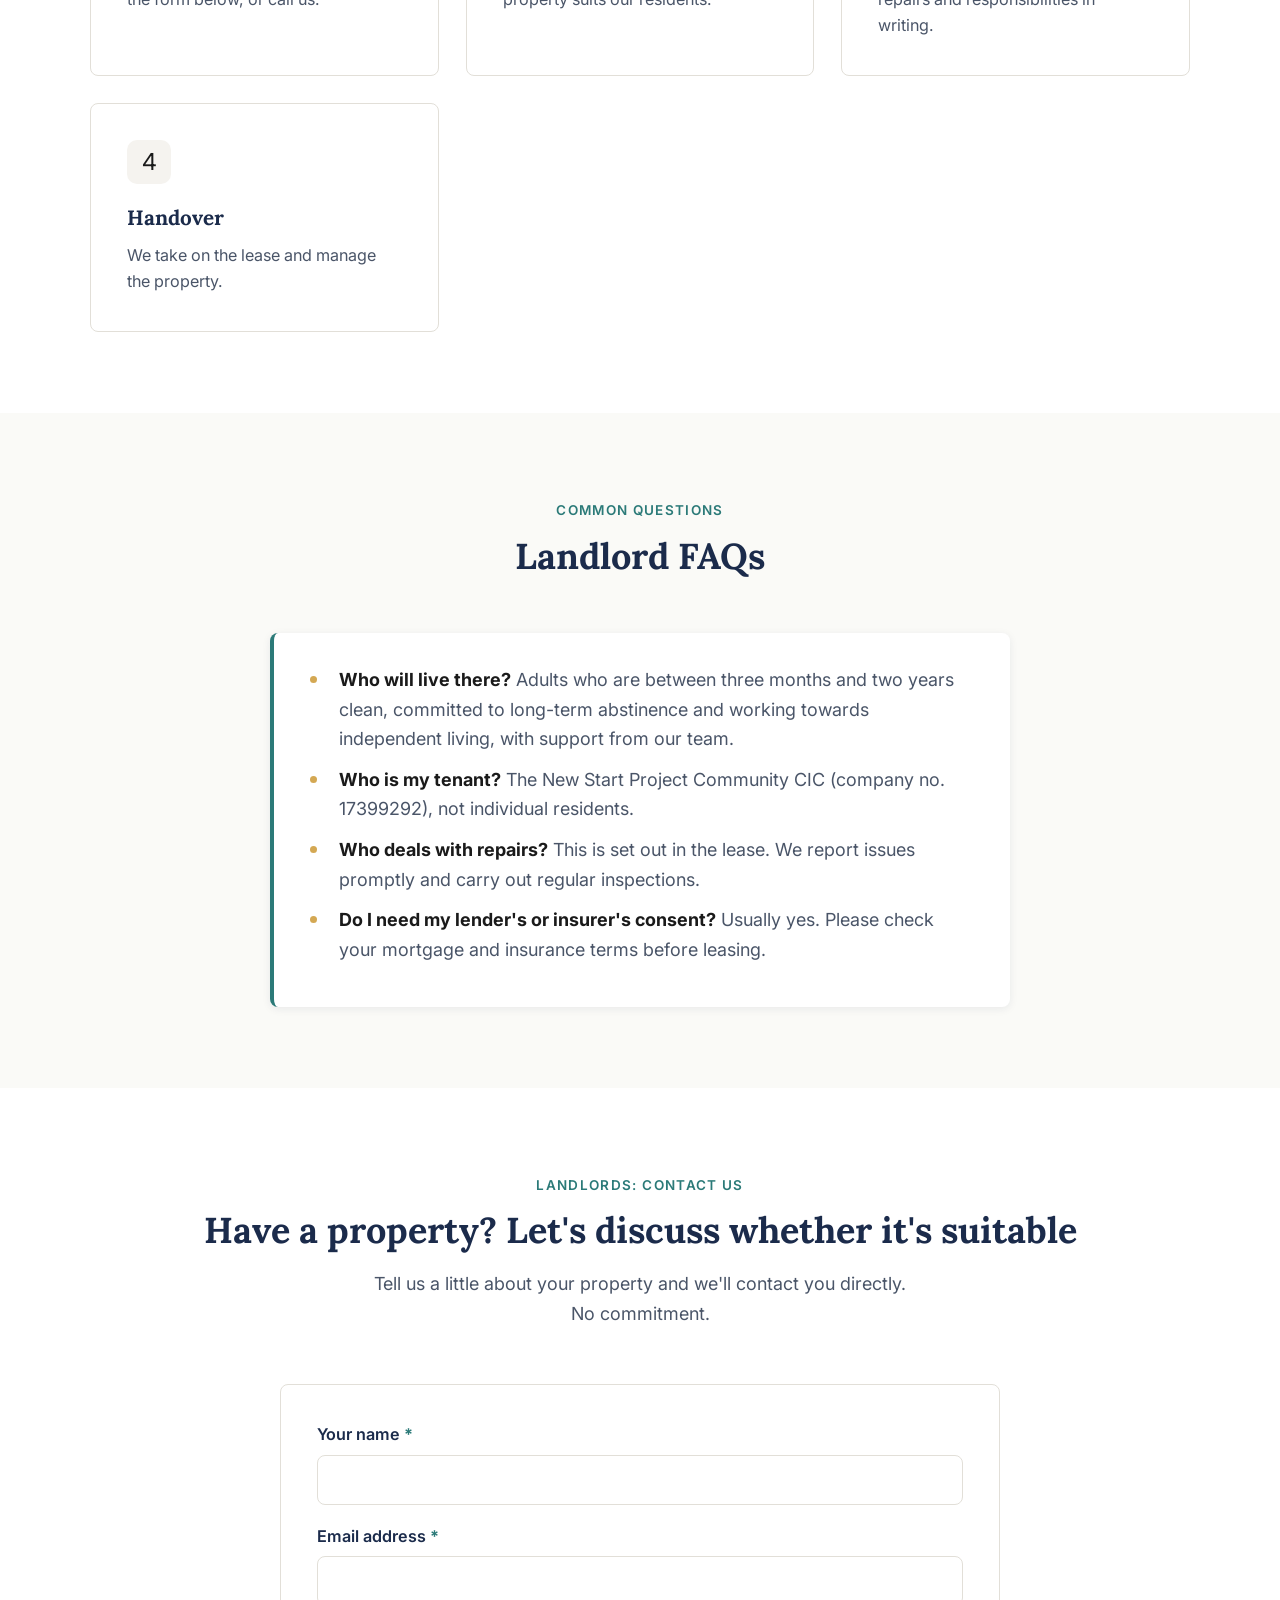
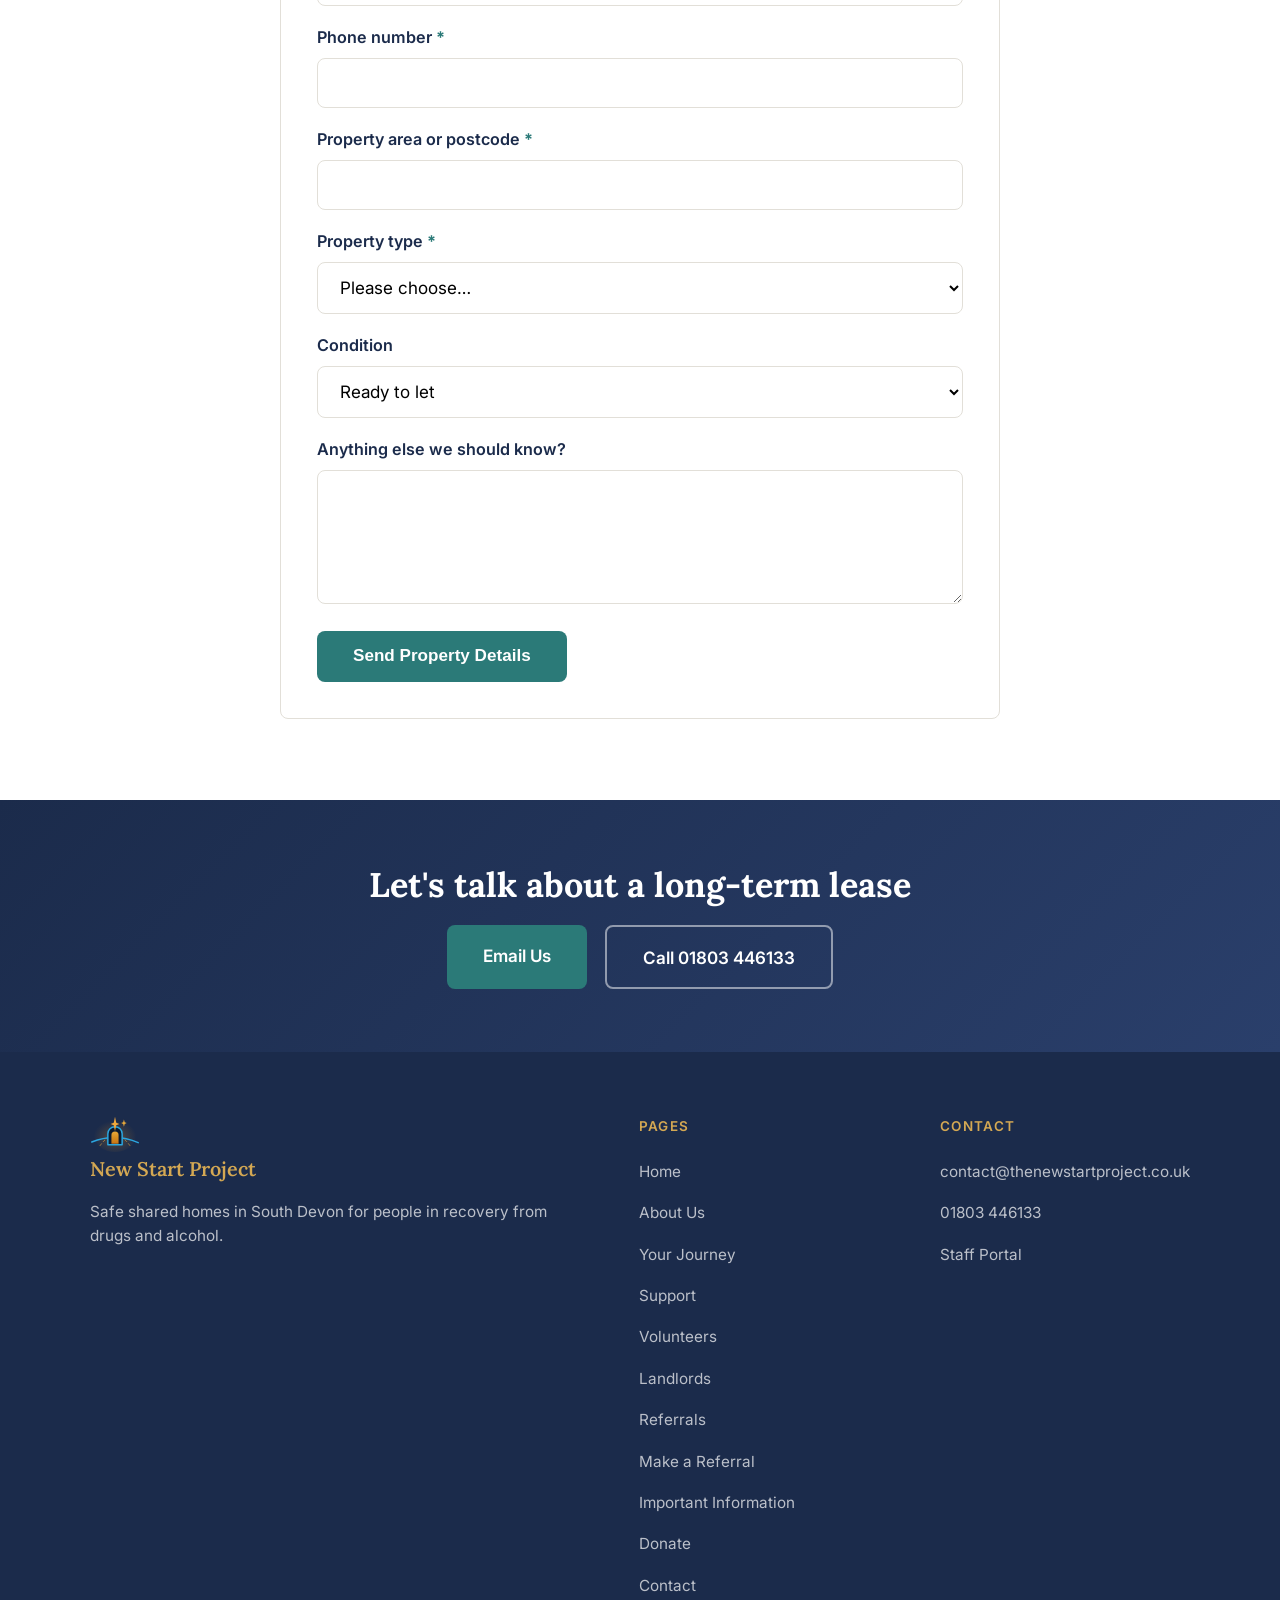
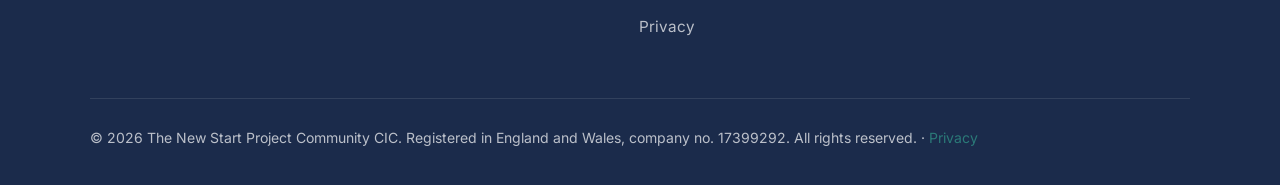
<file: landlords.html>
<!DOCTYPE html>

<html lang="en">
<head>
<meta charset="utf-8"/>
<meta content="width=device-width, initial-scale=1.0" name="viewport"/>
<title>Landlords | The New Start Project</title>
<meta content="South Devon landlords: let your three- or four-bedroom house to The New Start Project CIC, supporting people in recovery to build independent lives." name="description"/>
<link href="https://thenewstartproject.co.uk/landlords" rel="canonical"/>
<meta content="website" property="og:type"/>
<meta content="The New Start Project" property="og:site_name"/>
<meta content="Landlords | The New Start Project" property="og:title"/>
<meta content="We are looking for landlords in South Devon with three- or four-bedroom houses." property="og:description"/>
<meta content="https://thenewstartproject.co.uk/landlords" property="og:url"/>
<meta content="https://thenewstartproject.co.uk/home-spaces.jpg" property="og:image"/>
<meta content="summary_large_image" name="twitter:card"/>
<link href="logo.svg" rel="icon"/>
<link href="style.css" rel="stylesheet"/>
</head>
<body>
<nav class="site-nav">
<div class="nav-inner">
<a class="nav-brand" href="index.html">
<img alt="" class="brand-mark" src="logo.svg"/>
<span class="brand-text">New Start <span class="brand-accent">Project</span></span>
</a>
<button aria-label="Menu" class="nav-toggle" onclick="document.querySelector('.nav-links').classList.toggle('open')">
<span></span><span></span><span></span>
</button>
<ul class="nav-links">
<li><a href="index.html">Home</a></li>
<li><a href="about.html">About</a></li>
<li><a href="journey.html">Your Journey</a></li>
<li><a href="services.html">Support</a></li><li><a href="volunteers.html">Volunteers</a></li><li><a class="active" href="landlords.html">Landlords</a></li>
<li><a href="referrals.html">Referrals</a></li>
<li><a href="important-information.html">Important Info</a></li>
<li><a href="donate.html">Donate</a></li><li><a href="contact.html">Contact</a></li>
</ul>
</div>
</nav>






<section class="hero"><div class="hero-inner"><div class="hero-tag">South Devon Landlords</div><h1>Help someone build a life of their <em>own</em></h1><p>We're looking for landlords in South Devon with three- or four-bedroom houses. Long-term lease, rent paid direct, every month.</p><div class="hero-buttons"><a class="hero-cta" href="#landlord-enquiry">Landlords: Contact Us</a><a class="hero-cta-outline" href="tel:01803446133">Call 01803 446133</a></div></div></section>
<div class="section"><div class="section-inner"><div class="section-header"><div class="section-label">About The New Start Project</div><h2>A new start, not a return to the old life</h2></div><div class="callout"><p>The New Start Project is a community interest company that works with people in recovery who are between three months and two years clean. Our focus is long-term abstinence from drugs and alcohol.</p><p>A lot of people at that stage don't know where to turn for support. They don't want to go back to the neighbourhood they came from, because if they go back to the same life and the same people, the cycle just repeats. They want to build a life of their own and live independently.</p><p>That's what we're about: giving them a new start, with a safe shared home, the chance to learn and grow, and the support to move on to independence. Our approach is simple: ordinary shared houses, not hostels, where people can live together, stay clean and work on their own plan until they're ready for a place of their own.</p><p>We're looking for landlords in South Devon willing to let us three- or four-bedroom houses. We'll take a long-term lease and pay the rent direct, every month.</p><p><strong>If you have a three- or four-bedroom house in South Devon, call us on <a href="tel:01803446133">01803 446133</a> or <a href="#landlord-enquiry">contact us below</a>.</strong></p></div></div></div>
<div class="section section-alt"><div class="section-inner"><div class="section-header"><div class="section-label">Why Lease to Us?</div><h2>A simple, long-term arrangement</h2></div><div class="cards-grid"><div class="card"><div class="card-icon">💷</div><h3>Rent Paid Direct</h3><p>Rent is paid directly by the CIC, every month, under an agreed lease.</p></div><div class="card"><div class="card-icon">🔑</div><h3>One Tenant, One Lease</h3><p>A single organisational tenant on a long-term lease. We manage the property day to day and carry out regular inspections.</p></div><div class="card"><div class="card-icon">🌱</div><h3>Part of the Solution</h3><p>Your house gives people in early recovery a safe, ordinary home away from the old life, and a route to independence.</p></div></div></div></div>
<div class="section"><div class="section-inner"><div class="section-header"><div class="section-label">What We're Looking For</div><h2>Three- or four-bedroom houses in South Devon</h2></div><div class="callout"><ul class="stage-list"><li><strong>Three- or four-bedroom houses</strong> with a shared kitchen and living space.</li><li><strong>Ordinary family-style homes</strong>, not hostels. HMOs are also welcome.</li><li><strong>South Devon</strong>, including Torbay, Totnes, Newton Abbot and surrounding areas.</li><li><strong>Close to public transport</strong> and local amenities.</li><li><strong>Properties needing some work</strong> will be considered.</li></ul></div></div></div>
<div class="section section-alt"><div class="section-inner"><div class="section-header"><div class="section-label">How It Works</div><h2>Four simple steps</h2></div><div class="cards-grid"><div class="card"><div class="card-icon">1</div><h3>Get in Touch</h3><p>Send us your property details using the form below, or call us.</p></div><div class="card"><div class="card-icon">2</div><h3>Viewing</h3><p>We arrange a visit to see whether the property suits our residents.</p></div><div class="card"><div class="card-icon">3</div><h3>Agree Terms</h3><p>We agree the lease length, rent, repairs and responsibilities in writing.</p></div><div class="card"><div class="card-icon">4</div><h3>Handover</h3><p>We take on the lease and manage the property.</p></div></div></div></div>
<div class="section"><div class="section-inner"><div class="section-header"><div class="section-label">Common Questions</div><h2>Landlord FAQs</h2></div><div class="callout"><ul class="stage-list"><li><strong>Who will live there?</strong> Adults who are between three months and two years clean, committed to long-term abstinence and working towards independent living, with support from our team.</li><li><strong>Who is my tenant?</strong> The New Start Project Community CIC (company no. 17399292), not individual residents.</li><li><strong>Who deals with repairs?</strong> This is set out in the lease. We report issues promptly and carry out regular inspections.</li><li><strong>Do I need my lender's or insurer's consent?</strong> Usually yes. Please check your mortgage and insurance terms before leasing.</li></ul></div></div></div>
<div class="section section-alt" id="landlord-enquiry"><div class="section-inner"><div class="section-header"><div class="section-label">Landlords: Contact Us</div><h2>Have a property? Let's discuss whether it's suitable</h2><p>Tell us a little about your property and we'll contact you directly. No commitment.</p></div><div class="card" style="max-width:720px;margin:0 auto;">
<form class="contact-form" id="enquiry-form">
<div class="honeypot" aria-hidden="true"><label for="botcheck">Leave this field empty</label><input autocomplete="off" id="botcheck" name="botcheck" tabindex="-1" type="text"/></div>
<input name="enquiry_type" type="hidden" value="Landlord / Property Offer"/>
<label for="name">Your name <span class="req" aria-hidden="true">*</span></label><input autocomplete="name" id="name" name="name" required type="text"/>
<label for="email">Email address <span class="req" aria-hidden="true">*</span></label><input autocomplete="email" id="email" name="email" required type="email"/>
<label for="phone">Phone number <span class="req" aria-hidden="true">*</span></label><input autocomplete="tel" id="phone" name="phone" required type="tel"/>
<label for="property_area">Property area or postcode <span class="req" aria-hidden="true">*</span></label><input id="property_area" name="property_area" required type="text"/>
<label for="property_type">Property type <span class="req" aria-hidden="true">*</span></label><select id="property_type" name="property_type" required><option disabled selected value="">Please choose…</option><option>Licensed HMO</option><option>House – 3 bedrooms</option><option>House – 4 bedrooms</option><option>House – 5+ bedrooms</option><option>Other</option></select>
<label for="condition">Condition</label><select id="condition" name="condition"><option>Ready to let</option><option>Needs minor work</option><option>Needs major work</option></select>
<label for="message">Anything else we should know?</label><textarea id="message" name="message" rows="5"></textarea>
<button class="hero-cta" type="submit">Send Property Details</button>
<div aria-live="polite" class="form-status" id="form-status" role="status"></div>
</form></div></div></div>
<section class="hero" style="padding:3.5rem 0"><div class="hero-inner"><h2>Let's talk about a long-term lease</h2><div class="hero-buttons"><a class="hero-cta" href="mailto:contact@thenewstartproject.co.uk?subject=Landlord%20enquiry">Email Us</a><a class="hero-cta-outline" href="tel:01803446133">Call 01803 446133</a></div></div></section>
<script src="forms.js"></script>
<footer class="site-footer"><div class="footer-inner"><div class="footer-grid"><div><div class="footer-brand"><img alt="" class="brand-mark" src="logo.svg"/><span>New Start <span class="brand-accent">Project</span></span></div><p class="footer-desc">Safe shared homes in South Devon for people in recovery from drugs and alcohol.</p></div><div><div class="footer-heading">Pages</div><ul class="footer-links"><li><a href="index.html">Home</a></li><li><a href="about.html">About Us</a></li><li><a href="journey.html">Your Journey</a></li><li><a href="services.html">Support</a></li><li><a href="volunteers.html">Volunteers</a></li><li><a href="landlords.html">Landlords</a></li><li><a href="referrals.html">Referrals</a></li><li><a href="referral-form.html">Make a Referral</a></li><li><a href="important-information.html">Important Information</a></li><li><a href="donate.html">Donate</a></li><li><a href="contact.html">Contact</a></li><li><a href="privacy.html">Privacy</a></li></ul></div><div><div class="footer-heading">Contact</div><ul class="footer-links"><li><a href="mailto:contact@thenewstartproject.co.uk">contact@thenewstartproject.co.uk</a></li><li><a href="tel:01803446133">01803 446133</a></li><li><a href="https://thenewstartproject.co.uk/service-user/login" rel="nofollow">Staff Portal</a></li></ul></div></div><div class="footer-bottom"><div>© 2026 The New Start Project Community CIC. Registered in England and Wales, company no. 17399292. All rights reserved. · <a href="privacy.html">Privacy</a></div></div></div></footer>
</body>
</html>
</file>
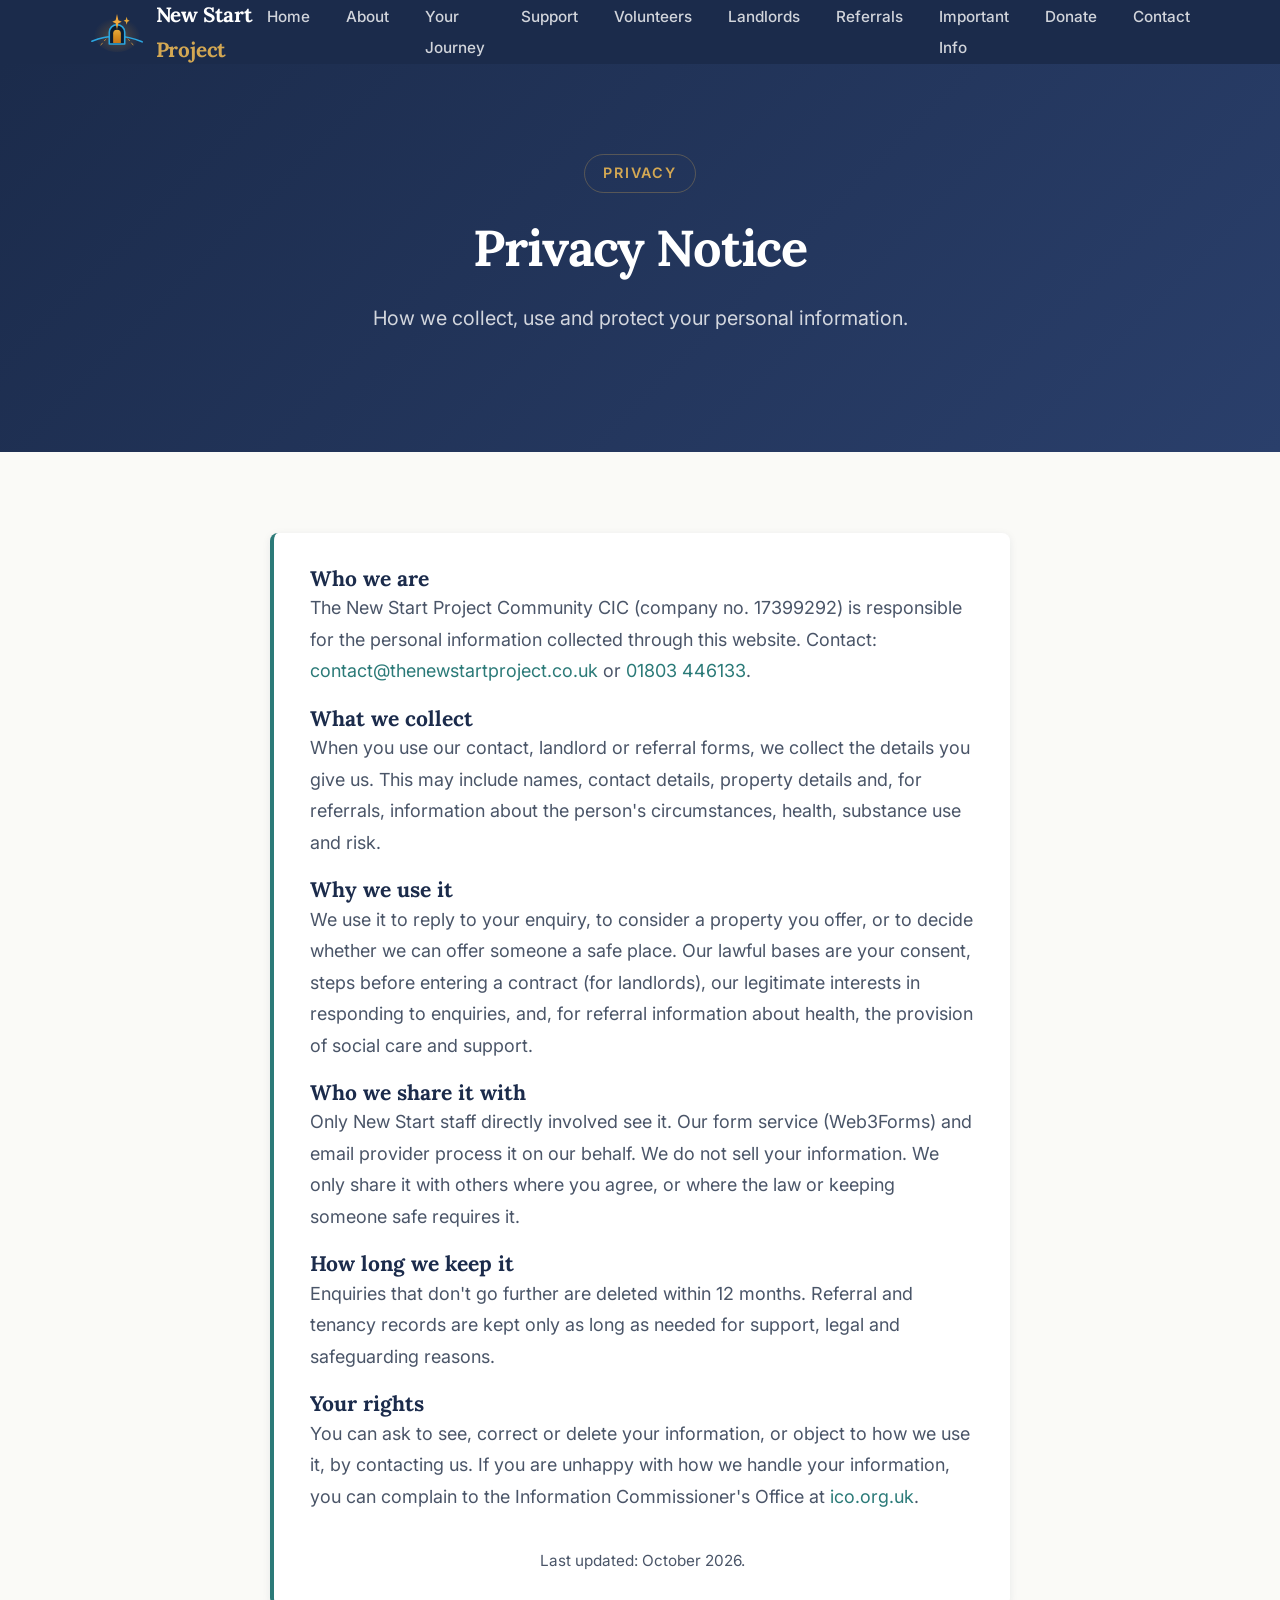
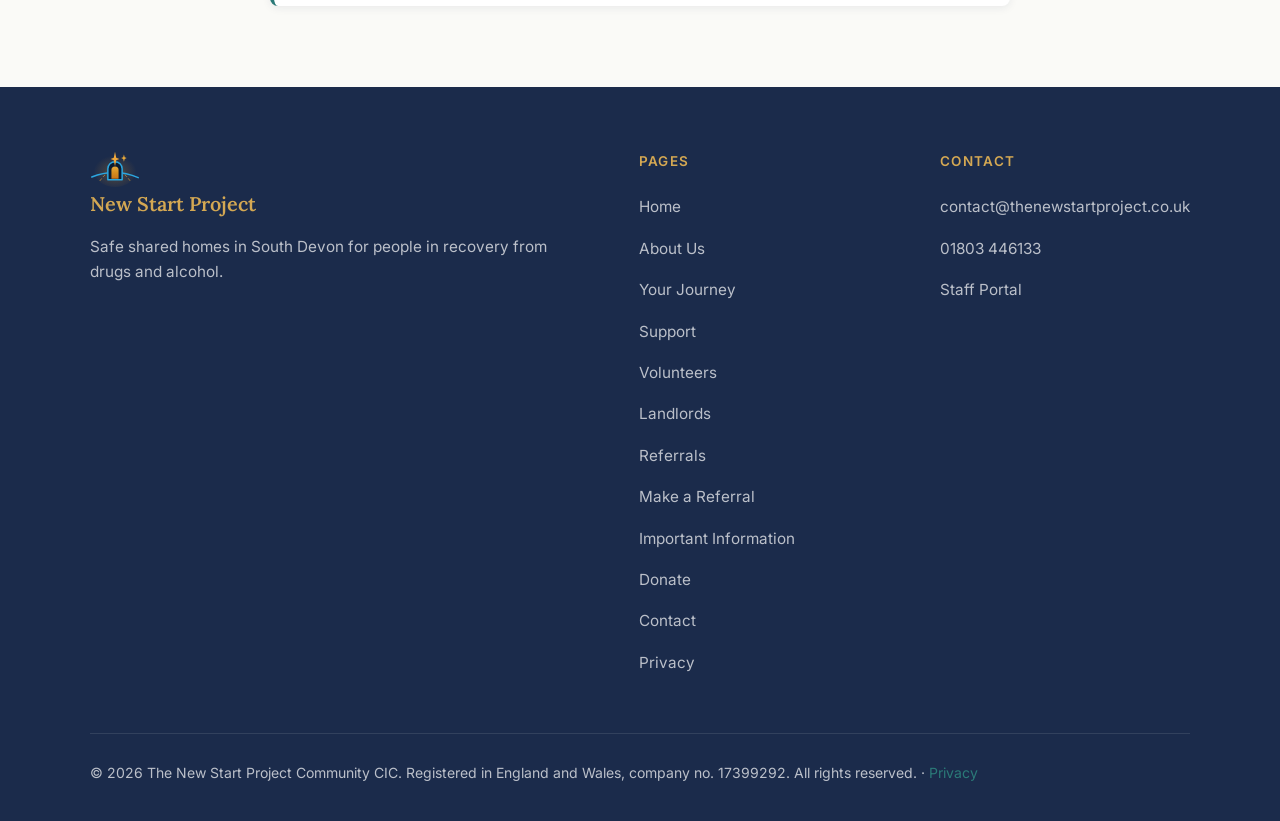
<file: privacy.html>
<!DOCTYPE html>

<html lang="en">
<head>
<meta charset="utf-8"/>
<meta content="width=device-width, initial-scale=1.0" name="viewport"/>
<title>Privacy Notice | The New Start Project</title>
<meta content="How The New Start Project Community CIC collects and uses personal information." name="description"/>
<link href="https://thenewstartproject.co.uk/services" rel="canonical"/>
<meta content="website" property="og:type"/>
<meta content="The New Start Project" property="og:site_name"/>
<meta content="Support | The New Start Project" property="og:title"/>
<meta content="The practical help you can expect — benefits and budgeting, health, tenancy skills, work and training — and how support flexes as things change." property="og:description"/>
<meta content="https://thenewstartproject.co.uk/services" property="og:url"/>
<meta content="https://thenewstartproject.co.uk/home-spaces.jpg" property="og:image"/>
<meta content="summary_large_image" name="twitter:card"/>
<link href="logo.svg" rel="icon"/>
<link href="style.css" rel="stylesheet"/>
</head>
<body>
<nav class="site-nav">
<div class="nav-inner">
<a class="nav-brand" href="index.html">
<img alt="" class="brand-mark" src="logo.svg"/>
<span class="brand-text">New Start <span class="brand-accent">Project</span></span>
</a>
<button aria-label="Menu" class="nav-toggle" onclick="document.querySelector('.nav-links').classList.toggle('open')">
<span></span><span></span><span></span>
</button>
<ul class="nav-links">
<li><a href="index.html">Home</a></li>
<li><a href="about.html">About</a></li>
<li><a href="journey.html">Your Journey</a></li>
<li><a href="services.html">Support</a></li><li><a href="volunteers.html">Volunteers</a></li><li><a href="landlords.html">Landlords</a></li>
<li><a href="referrals.html">Referrals</a></li>
<li><a href="important-information.html">Important Info</a></li>
<li><a href="donate.html">Donate</a></li><li><a href="contact.html">Contact</a></li>
</ul>
</div>
</nav>






<section class="hero"><div class="hero-inner"><div class="hero-tag">Privacy</div><h1>Privacy Notice</h1><p>How we collect, use and protect your personal information.</p></div></section>
<div class="section"><div class="section-inner"><div class="callout">
<h3>Who we are</h3><p>The New Start Project Community CIC (company no. 17399292) is responsible for the personal information collected through this website. Contact: <a href="mailto:contact@thenewstartproject.co.uk">contact@thenewstartproject.co.uk</a> or <a href="tel:01803446133">01803 446133</a>.</p>
<h3>What we collect</h3><p>When you use our contact, landlord or referral forms, we collect the details you give us. This may include names, contact details, property details and, for referrals, information about the person's circumstances, health, substance use and risk.</p>
<h3>Why we use it</h3><p>We use it to reply to your enquiry, to consider a property you offer, or to decide whether we can offer someone a safe place. Our lawful bases are your consent, steps before entering a contract (for landlords), our legitimate interests in responding to enquiries, and, for referral information about health, the provision of social care and support.</p>
<h3>Who we share it with</h3><p>Only New Start staff directly involved see it. Our form service (Web3Forms) and email provider process it on our behalf. We do not sell your information. We only share it with others where you agree, or where the law or keeping someone safe requires it.</p>
<h3>How long we keep it</h3><p>Enquiries that don't go further are deleted within 12 months. Referral and tenancy records are kept only as long as needed for support, legal and safeguarding reasons.</p>
<h3>Your rights</h3><p>You can ask to see, correct or delete your information, or object to how we use it, by contacting us. If you are unhappy with how we handle your information, you can complain to the Information Commissioner's Office at <a href="https://ico.org.uk">ico.org.uk</a>.</p>
<p class="note">Last updated: October 2026.</p>
</div></div></div>
<footer class="site-footer"><div class="footer-inner"><div class="footer-grid"><div><div class="footer-brand"><img alt="" class="brand-mark" src="logo.svg"/><span>New Start <span class="brand-accent">Project</span></span></div><p class="footer-desc">Safe shared homes in South Devon for people in recovery from drugs and alcohol.</p></div><div><div class="footer-heading">Pages</div><ul class="footer-links"><li><a href="index.html">Home</a></li><li><a href="about.html">About Us</a></li><li><a href="journey.html">Your Journey</a></li><li><a href="services.html">Support</a></li><li><a href="volunteers.html">Volunteers</a></li><li><a href="landlords.html">Landlords</a></li><li><a href="referrals.html">Referrals</a></li><li><a href="referral-form.html">Make a Referral</a></li><li><a href="important-information.html">Important Information</a></li><li><a href="donate.html">Donate</a></li><li><a href="contact.html">Contact</a></li><li><a href="privacy.html">Privacy</a></li></ul></div><div><div class="footer-heading">Contact</div><ul class="footer-links"><li><a href="mailto:contact@thenewstartproject.co.uk">contact@thenewstartproject.co.uk</a></li><li><a href="tel:01803446133">01803 446133</a></li><li><a href="https://thenewstartproject.co.uk/service-user/login" rel="nofollow">Staff Portal</a></li></ul></div></div><div class="footer-bottom"><div>© 2026 The New Start Project Community CIC. Registered in England and Wales, company no. 17399292. All rights reserved. · <a href="privacy.html">Privacy</a></div></div></div></footer>
</body>
</html>
</file>
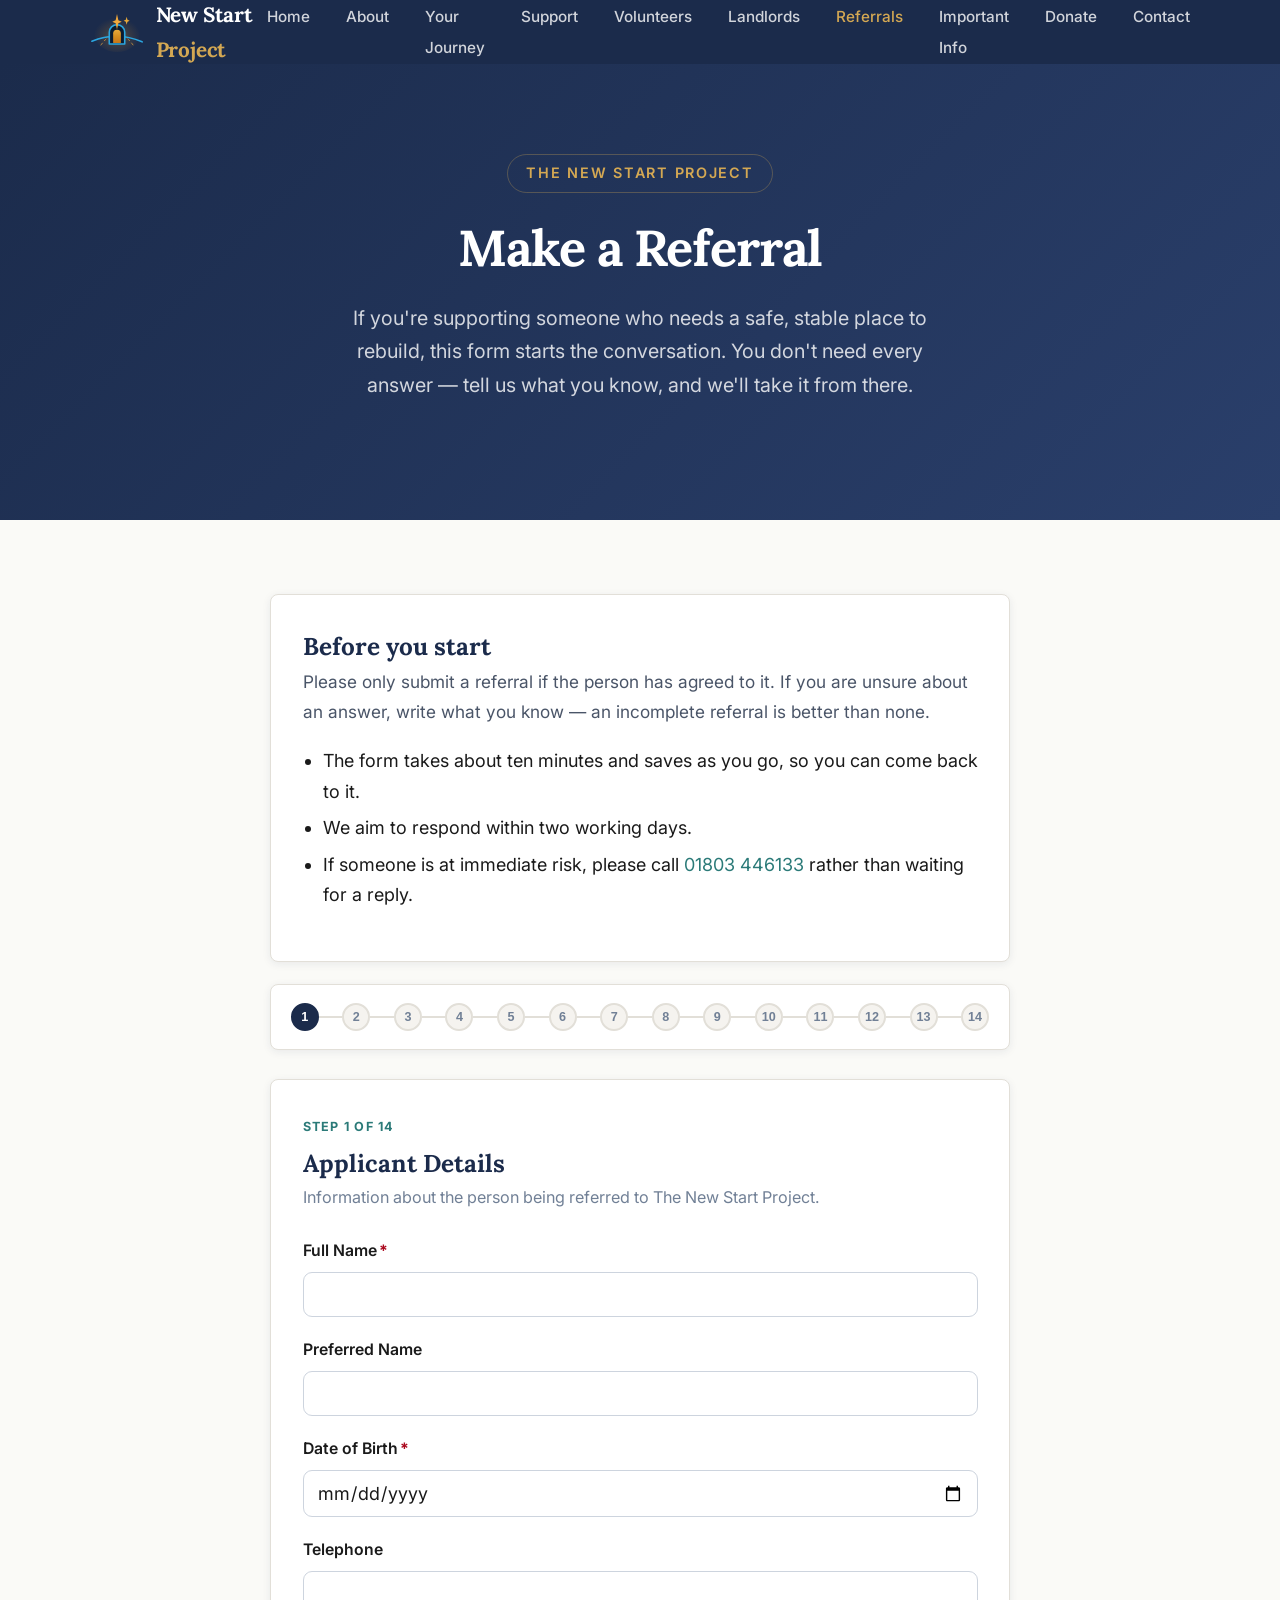
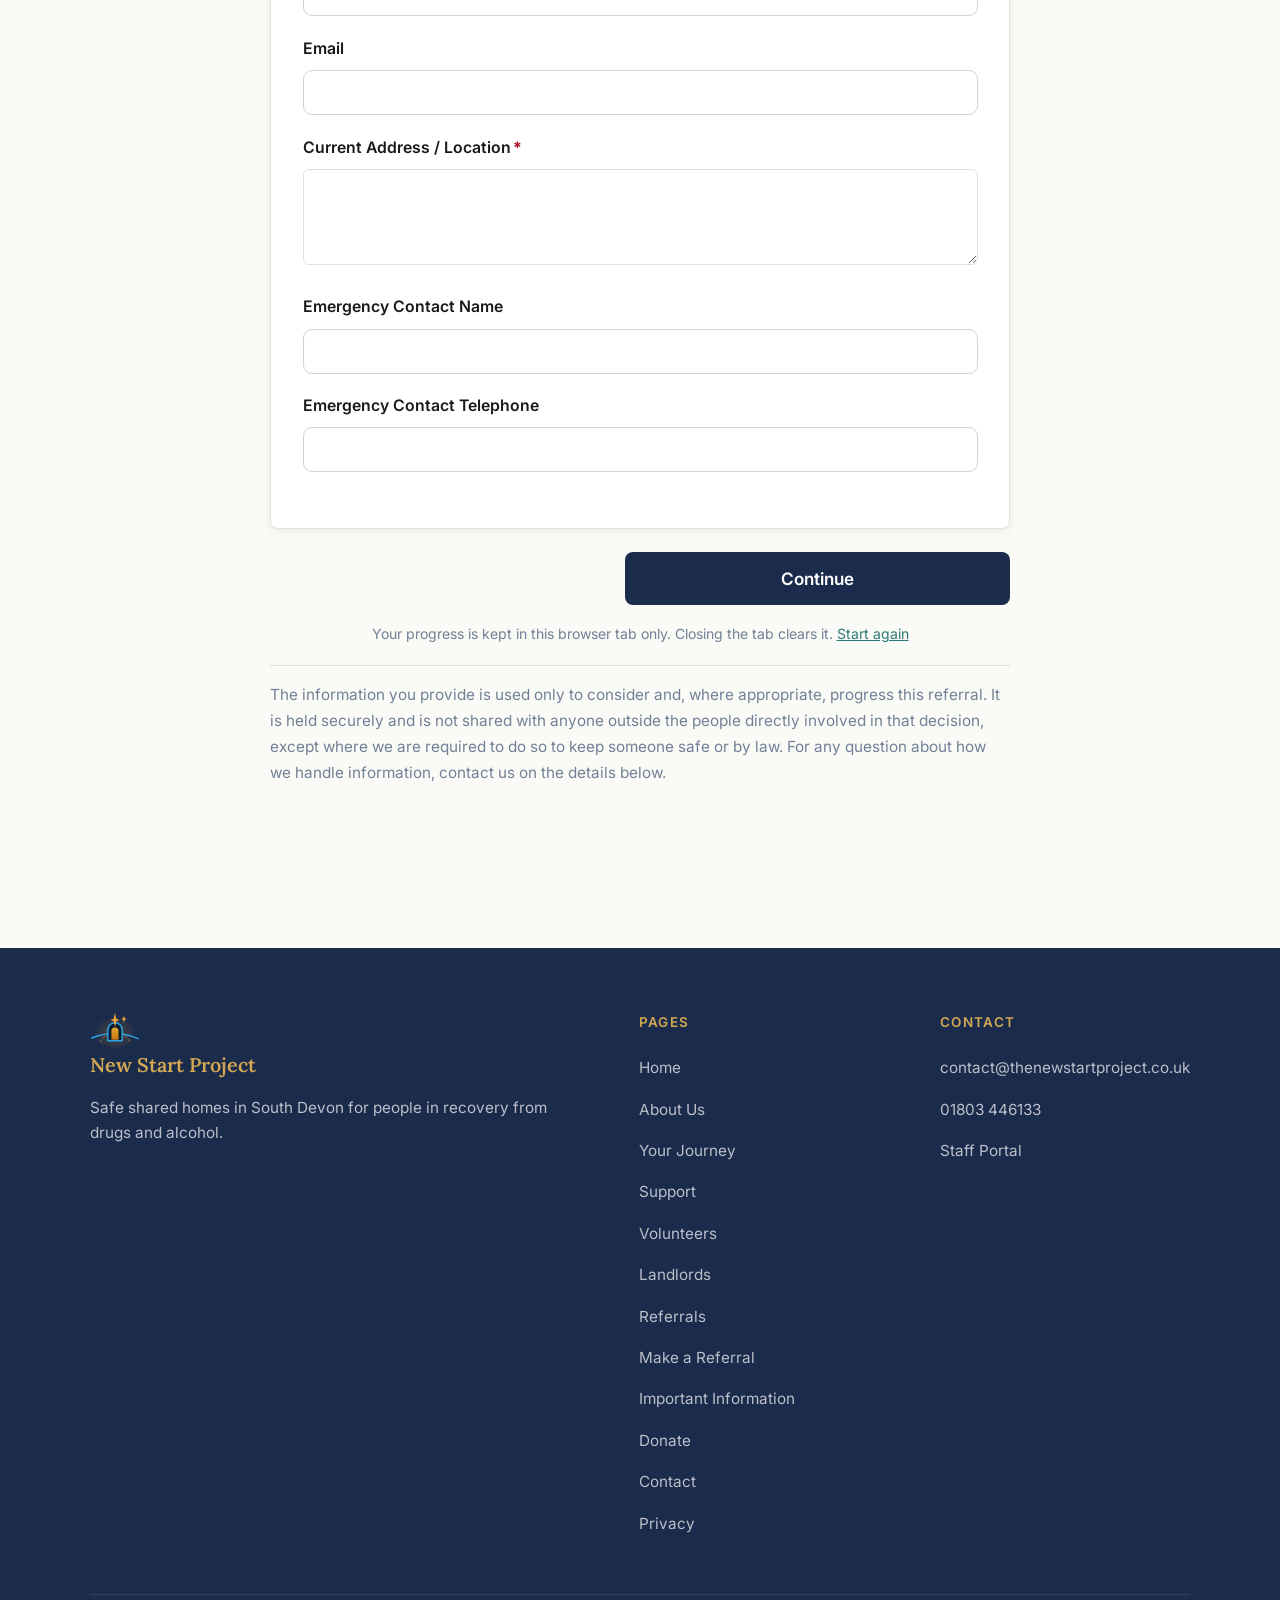
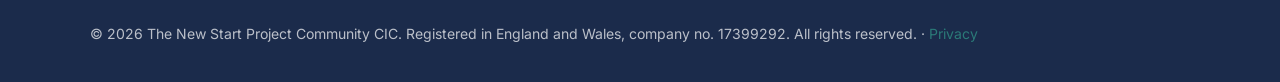
<file: referral-form.html>
<!DOCTYPE html>

<html lang="en">
<head>
<meta charset="utf-8"/>
<meta content="width=device-width, initial-scale=1.0" name="viewport"/>
<title>Make a Referral | The New Start Project</title>
<meta content="Refer someone to The New Start Project. Shared recovery housing and individual support for adults in South Devon." name="description"/>
<meta content="noindex, follow" name="robots"/>
<meta content="website" property="og:type"/>
<meta content="The New Start Project" property="og:site_name"/>
<meta content="Make a Referral | The New Start Project" property="og:title"/>
<meta content="Refer someone to The New Start Project. Shared recovery housing and individual support for adults in South Devon." property="og:description"/>
<meta content="https://thenewstartproject.co.uk/home-spaces.jpg" property="og:image"/>
<meta content="summary_large_image" name="twitter:card"/>
<link href="logo.svg" rel="icon"/>
<link href="https://fonts.googleapis.com" rel="preconnect"/>
<link href="https://fonts.googleapis.com/css2?family=Inter:wght@400;500;600;700;800&amp;display=swap" rel="stylesheet"/>
<link href="style.css" rel="stylesheet"/>
<link href="referral-form.css" rel="stylesheet"/>
</head>
<body>
<nav class="site-nav">
<div class="nav-inner">
<a class="nav-brand" href="index.html">
<img alt="" class="brand-mark" src="logo.svg"/>
<span class="brand-text">New Start <span class="brand-accent">Project</span></span>
</a>
<button aria-label="Menu" class="nav-toggle" onclick="document.querySelector('.nav-links').classList.toggle('open')">
<span></span><span></span><span></span>
</button>
<ul class="nav-links">
<li><a href="index.html">Home</a></li>
<li><a href="about.html">About</a></li>
<li><a href="journey.html">Your Journey</a></li>
<li><a href="services.html">Support</a></li><li><a href="volunteers.html">Volunteers</a></li><li><a href="landlords.html">Landlords</a></li>
<li><a class="active" href="referrals.html">Referrals</a></li>
<li><a href="important-information.html">Important Info</a></li>
<li><a href="donate.html">Donate</a></li><li><a href="contact.html">Contact</a></li>
</ul>
</div>
</nav>
<section class="hero">
<div class="container">
<div class="hero-badge">The New Start Project</div>
<h1>Make a <span>Referral</span></h1>
<p>If you're supporting someone who needs a safe, stable place to rebuild, this form starts the conversation. You don't need every answer — tell us what you know, and we'll take it from there.</p>
</div>
</section>
<div class="rf-shell">
<div class="rf-wrap">
<div class="rf-card rf-intro">
<h2>Before you start</h2>
<p class="rf-lead">Please only submit a referral if the person has agreed to it. If you are unsure about an answer, write what you know — an incomplete referral is better than none.</p>
<ul>
<li>The form takes about ten minutes and saves as you go, so you can come back to it.</li>
<li>We aim to respond within two working days.</li>
<li>If someone is at immediate risk, please call <a href="tel:01803446133">01803 446133</a> rather than waiting for a reply.</li>
</ul>
</div>
<div id="referral-app">
<div class="rf-card">
<p>Loading the referral form…</p>
</div>
</div>
<div aria-hidden="true" class="rf-honeypot">
<label for="rf-botcheck">Leave this field empty</label>
<input autocomplete="off" id="rf-botcheck" name="botcheck" tabindex="-1" type="checkbox"/>
</div>
<noscript>
<div class="rf-noscript">
<h2>This form needs JavaScript</h2>
<p>Your browser has JavaScript turned off, so the referral form cannot run. Please email <a href="mailto:paul@thenewstartproject.co.uk">paul@thenewstartproject.co.uk</a> or phone <a href="tel:01803446133">01803 446133</a> and we will take the referral directly.</p>
</div>
</noscript>
<p class="rf-privacy">
        The information you provide is used only to consider and, where appropriate, progress this referral. It is held securely and is not shared with anyone outside the people directly involved in that decision, except where we are required to do so to keep someone safe or by law. For any question about how we handle information, contact us on the details below.
      </p>
</div>
</div>
<footer class="site-footer"><div class="footer-inner"><div class="footer-grid"><div><div class="footer-brand"><img alt="" class="brand-mark" src="logo.svg"/><span>New Start <span class="brand-accent">Project</span></span></div><p class="footer-desc">Safe shared homes in South Devon for people in recovery from drugs and alcohol.</p></div><div><div class="footer-heading">Pages</div><ul class="footer-links"><li><a href="index.html">Home</a></li><li><a href="about.html">About Us</a></li><li><a href="journey.html">Your Journey</a></li><li><a href="services.html">Support</a></li><li><a href="volunteers.html">Volunteers</a></li><li><a href="landlords.html">Landlords</a></li><li><a href="referrals.html">Referrals</a></li><li><a href="referral-form.html">Make a Referral</a></li><li><a href="important-information.html">Important Information</a></li><li><a href="donate.html">Donate</a></li><li><a href="contact.html">Contact</a></li><li><a href="privacy.html">Privacy</a></li></ul></div><div><div class="footer-heading">Contact</div><ul class="footer-links"><li><a href="mailto:contact@thenewstartproject.co.uk">contact@thenewstartproject.co.uk</a></li><li><a href="tel:01803446133">01803 446133</a></li><li><a href="https://thenewstartproject.co.uk/service-user/login" rel="nofollow">Staff Portal</a></li></ul></div></div><div class="footer-bottom"><div>© 2026 The New Start Project Community CIC. Registered in England and Wales, company no. 17399292. All rights reserved. · <a href="privacy.html">Privacy</a></div></div></div></footer>
<script defer="" src="referral-form.js"></script>
</body>
</html>
</file>
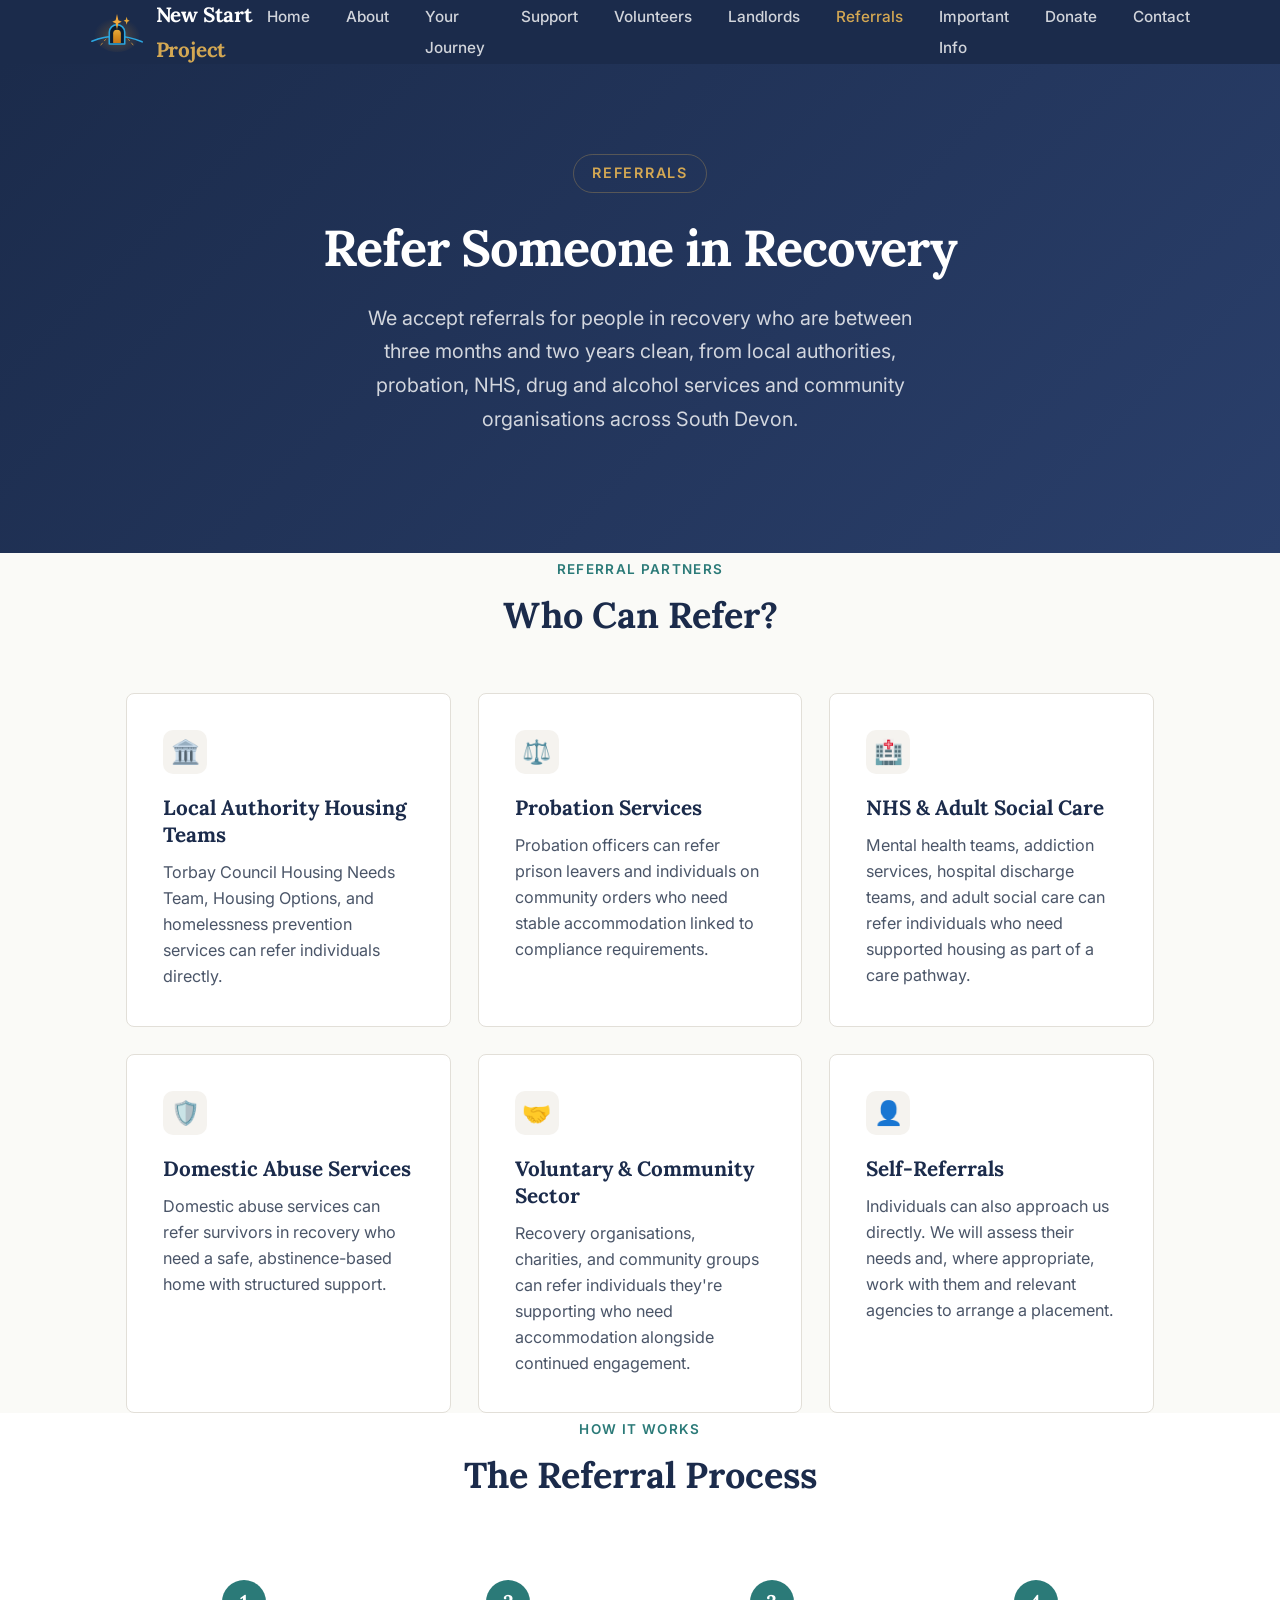
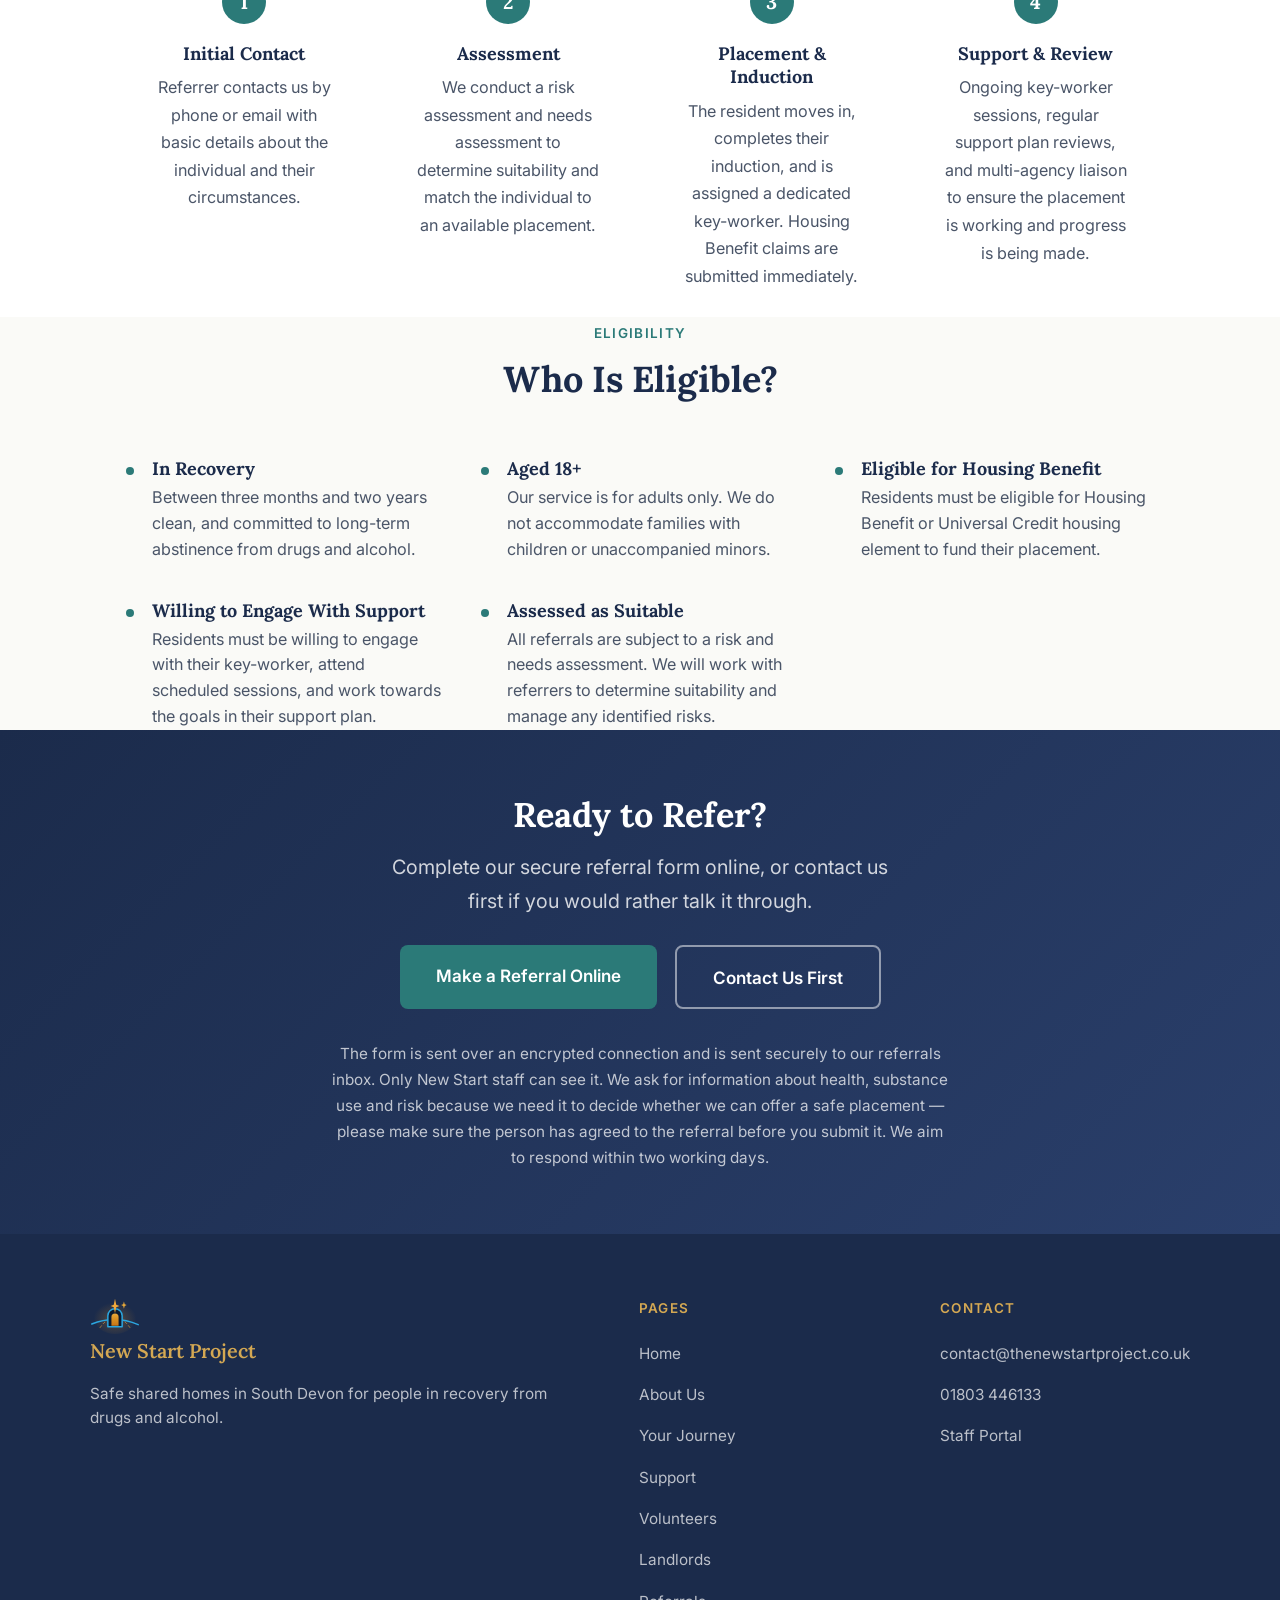
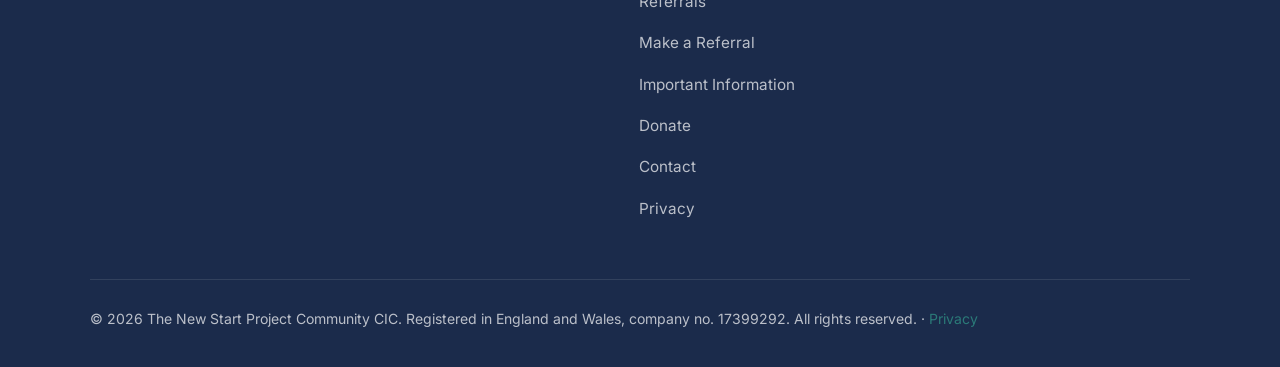
<file: referrals.html>
<!DOCTYPE html>

<html lang="en">
<head>
<meta charset="utf-8"/>
<meta content="width=device-width, initial-scale=1.0" name="viewport"/>
<title>Referrals | The New Start Project</title>
<meta content="How to refer someone in recovery to The New Start Project. We accept referrals from local services across South Devon." name="description"/>
<link href="https://thenewstartproject.co.uk/referrals" rel="canonical"/>
<meta content="website" property="og:type"/>
<meta content="The New Start Project" property="og:site_name"/>
<meta content="Referrals | The New Start Project" property="og:title"/>
<meta content="How to refer someone in recovery to The New Start Project. We accept referrals from local services across South Devon." property="og:description"/>
<meta content="https://thenewstartproject.co.uk/referrals" property="og:url"/>
<meta content="https://thenewstartproject.co.uk/home-spaces.jpg" property="og:image"/>
<meta content="summary_large_image" name="twitter:card"/>
<link href="logo.svg" rel="icon"/>
<link href="https://fonts.googleapis.com" rel="preconnect"/>
<link href="https://fonts.googleapis.com/css2?family=Inter:wght@400;500;600;700;800&amp;display=swap" rel="stylesheet"/>
<link href="style.css" rel="stylesheet"/>
</head>
<body>
<nav class="site-nav">
<div class="nav-inner">
<a class="nav-brand" href="index.html">
<img alt="" class="brand-mark" src="logo.svg"/>
<span class="brand-text">New Start <span class="brand-accent">Project</span></span>
</a>
<button aria-label="Menu" class="nav-toggle" onclick="document.querySelector('.nav-links').classList.toggle('open')">
<span></span><span></span><span></span>
</button>
<ul class="nav-links">
<li><a href="index.html">Home</a></li>
<li><a href="about.html">About</a></li>
<li><a href="journey.html">Your Journey</a></li>
<li><a href="services.html">Support</a></li><li><a href="volunteers.html">Volunteers</a></li><li><a href="landlords.html">Landlords</a></li>
<li><a class="active" href="referrals.html">Referrals</a></li>
<li><a href="important-information.html">Important Info</a></li>
<li><a href="donate.html">Donate</a></li><li><a href="contact.html">Contact</a></li>
</ul>
</div>
</nav>
<section class="hero">
<div class="container">
<div class="hero-badge">Referrals</div>
<h1>Refer Someone <span>in Recovery</span></h1>
<p>We accept referrals for people in recovery who are between three months and two years clean, from local authorities, probation, NHS, drug and alcohol services and community organisations across South Devon.</p>
</div>
</section>
<!-- WHO CAN REFER -->
<section>
<div class="container">
<div class="section-header">
<div class="section-label">Referral Partners</div>
<h2>Who Can Refer?</h2>
</div>
<div class="card-grid">
<div class="card">
<div class="card-icon">🏛️</div>
<h3>Local Authority Housing Teams</h3>
<p>Torbay Council Housing Needs Team, Housing Options, and homelessness prevention services can refer individuals directly.</p>
</div>
<div class="card">
<div class="card-icon">⚖️</div>
<h3>Probation Services</h3>
<p>Probation officers can refer prison leavers and individuals on community orders who need stable accommodation linked to compliance requirements.</p>
</div>
<div class="card">
<div class="card-icon">🏥</div>
<h3>NHS &amp; Adult Social Care</h3>
<p>Mental health teams, addiction services, hospital discharge teams, and adult social care can refer individuals who need supported housing as part of a care pathway.</p>
</div>
<div class="card">
<div class="card-icon">🛡️</div>
<h3>Domestic Abuse Services</h3>
<p>Domestic abuse services can refer survivors in recovery who need a safe, abstinence-based home with structured support.</p>
</div>
<div class="card">
<div class="card-icon">🤝</div>
<h3>Voluntary &amp; Community Sector</h3>
<p>Recovery organisations, charities, and community groups can refer individuals they're supporting who need accommodation alongside continued engagement.</p>
</div>
<div class="card">
<div class="card-icon">👤</div>
<h3>Self-Referrals</h3>
<p>Individuals can also approach us directly. We will assess their needs and, where appropriate, work with them and relevant agencies to arrange a placement.</p>
</div>
</div>
</div>
</section>
<!-- PROCESS -->
<section>
<div class="container">
<div class="section-header">
<div class="section-label">How It Works</div>
<h2>The Referral Process</h2>
</div>
<div class="process-steps">
<div class="step">
<div class="step-number">1</div>
<h4>Initial Contact</h4>
<p>Referrer contacts us by phone or email with basic details about the individual and their circumstances.</p>
</div>
<div class="step">
<div class="step-number">2</div>
<h4>Assessment</h4>
<p>We conduct a risk assessment and needs assessment to determine suitability and match the individual to an available placement.</p>
</div>
<div class="step">
<div class="step-number">3</div>
<h4>Placement &amp; Induction</h4>
<p>The resident moves in, completes their induction, and is assigned a dedicated key-worker. Housing Benefit claims are submitted immediately.</p>
</div>
<div class="step">
<div class="step-number">4</div>
<h4>Support &amp; Review</h4>
<p>Ongoing key-worker sessions, regular support plan reviews, and multi-agency liaison to ensure the placement is working and progress is being made.</p>
</div>
</div>
</div>
</section>
<!-- ELIGIBILITY -->
<section>
<div class="container">
<div class="section-header">
<div class="section-label">Eligibility</div>
<h2>Who Is Eligible?</h2>
</div>
<div class="feature-list">
<div class="feature">
<div class="feature-marker"></div>
<div>
<h4>In Recovery</h4>
<p>Between three months and two years clean, and committed to long-term abstinence from drugs and alcohol.</p>
</div>
</div>
<div class="feature">
<div class="feature-marker"></div>
<div>
<h4>Aged 18+</h4>
<p>Our service is for adults only. We do not accommodate families with children or unaccompanied minors.</p>
</div>
</div>
<div class="feature">
<div class="feature-marker"></div>
<div>
<h4>Eligible for Housing Benefit</h4>
<p>Residents must be eligible for Housing Benefit or Universal Credit housing element to fund their placement.</p>
</div>
</div>
<div class="feature">
<div class="feature-marker"></div>
<div>
<h4>Willing to Engage With Support</h4>
<p>Residents must be willing to engage with their key-worker, attend scheduled sessions, and work towards the goals in their support plan.</p>
</div>
</div>
<div class="feature">
<div class="feature-marker"></div>
<div>
<h4>Assessed as Suitable</h4>
<p>All referrals are subject to a risk and needs assessment. We will work with referrers to determine suitability and manage any identified risks.</p>
</div>
</div>
</div>
</div>
</section>
<!-- CTA -->
<section class="hero" style="padding: 3.5rem 0;">
<div class="container">
<h2 style="color: var(--white); margin-bottom: 0.75rem;">Ready to Refer?</h2>
<p style="max-width: 500px; margin: 0 auto 1.5rem;">Complete our secure referral form online, or contact us first if you would rather talk it through.</p>
<div class="btn-group">
<a class="btn btn-primary" href="referral-form.html">Make a Referral Online</a>
<a class="btn btn-outline" href="contact.html">Contact Us First</a>
</div>
<p style="max-width: 620px; margin: 1.75rem auto 0; font-size: 0.85rem; line-height: 1.7; color: rgba(255,255,255,0.72);">The form is sent over an encrypted connection and is sent securely to our referrals inbox. Only New Start staff can see it. We ask for information about health, substance use and risk because we need it to decide whether we can offer a safe placement — please make sure the person has agreed to the referral before you submit it. We aim to respond within two working days.</p>
</div>
</section>
<footer class="site-footer"><div class="footer-inner"><div class="footer-grid"><div><div class="footer-brand"><img alt="" class="brand-mark" src="logo.svg"/><span>New Start <span class="brand-accent">Project</span></span></div><p class="footer-desc">Safe shared homes in South Devon for people in recovery from drugs and alcohol.</p></div><div><div class="footer-heading">Pages</div><ul class="footer-links"><li><a href="index.html">Home</a></li><li><a href="about.html">About Us</a></li><li><a href="journey.html">Your Journey</a></li><li><a href="services.html">Support</a></li><li><a href="volunteers.html">Volunteers</a></li><li><a href="landlords.html">Landlords</a></li><li><a href="referrals.html">Referrals</a></li><li><a href="referral-form.html">Make a Referral</a></li><li><a href="important-information.html">Important Information</a></li><li><a href="donate.html">Donate</a></li><li><a href="contact.html">Contact</a></li><li><a href="privacy.html">Privacy</a></li></ul></div><div><div class="footer-heading">Contact</div><ul class="footer-links"><li><a href="mailto:contact@thenewstartproject.co.uk">contact@thenewstartproject.co.uk</a></li><li><a href="tel:01803446133">01803 446133</a></li><li><a href="https://thenewstartproject.co.uk/service-user/login" rel="nofollow">Staff Portal</a></li></ul></div></div><div class="footer-bottom"><div>© 2026 The New Start Project Community CIC. Registered in England and Wales, company no. 17399292. All rights reserved. · <a href="privacy.html">Privacy</a></div></div></div></footer>
</body>
</html>
</file>
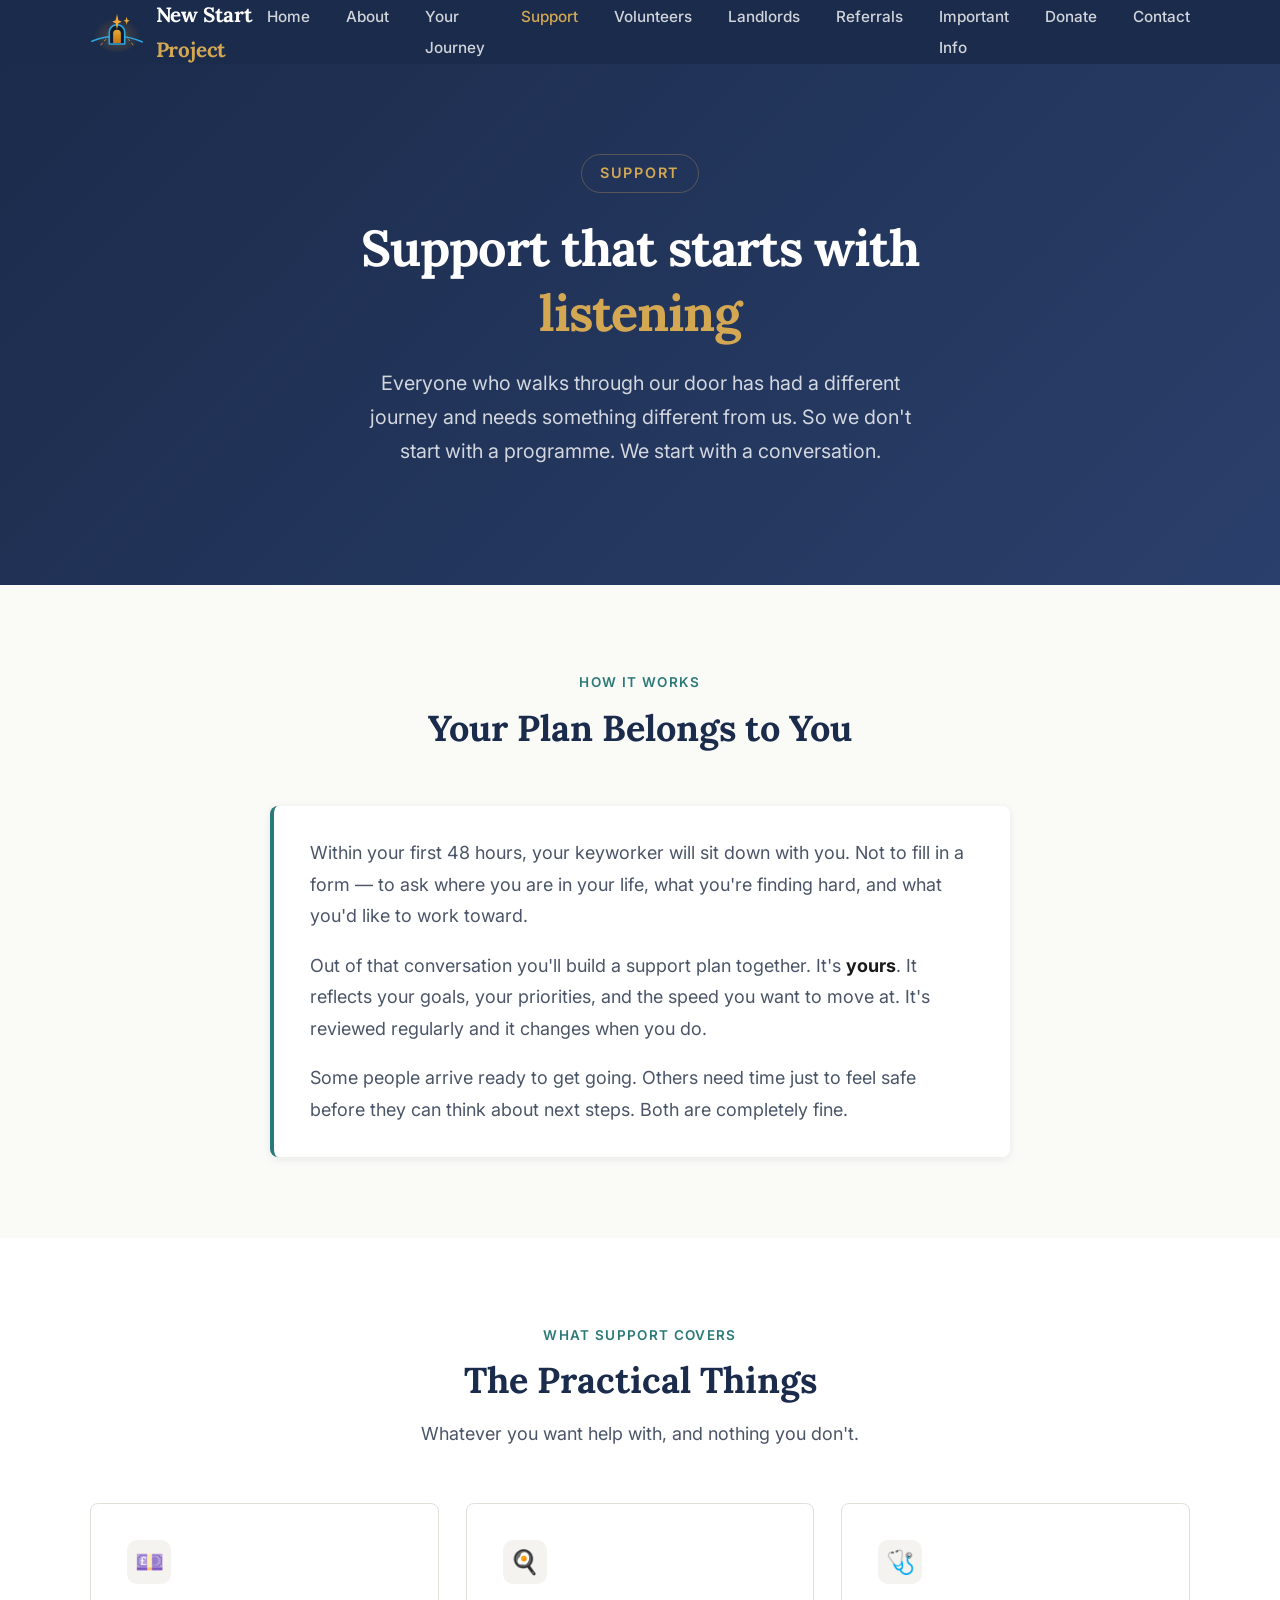
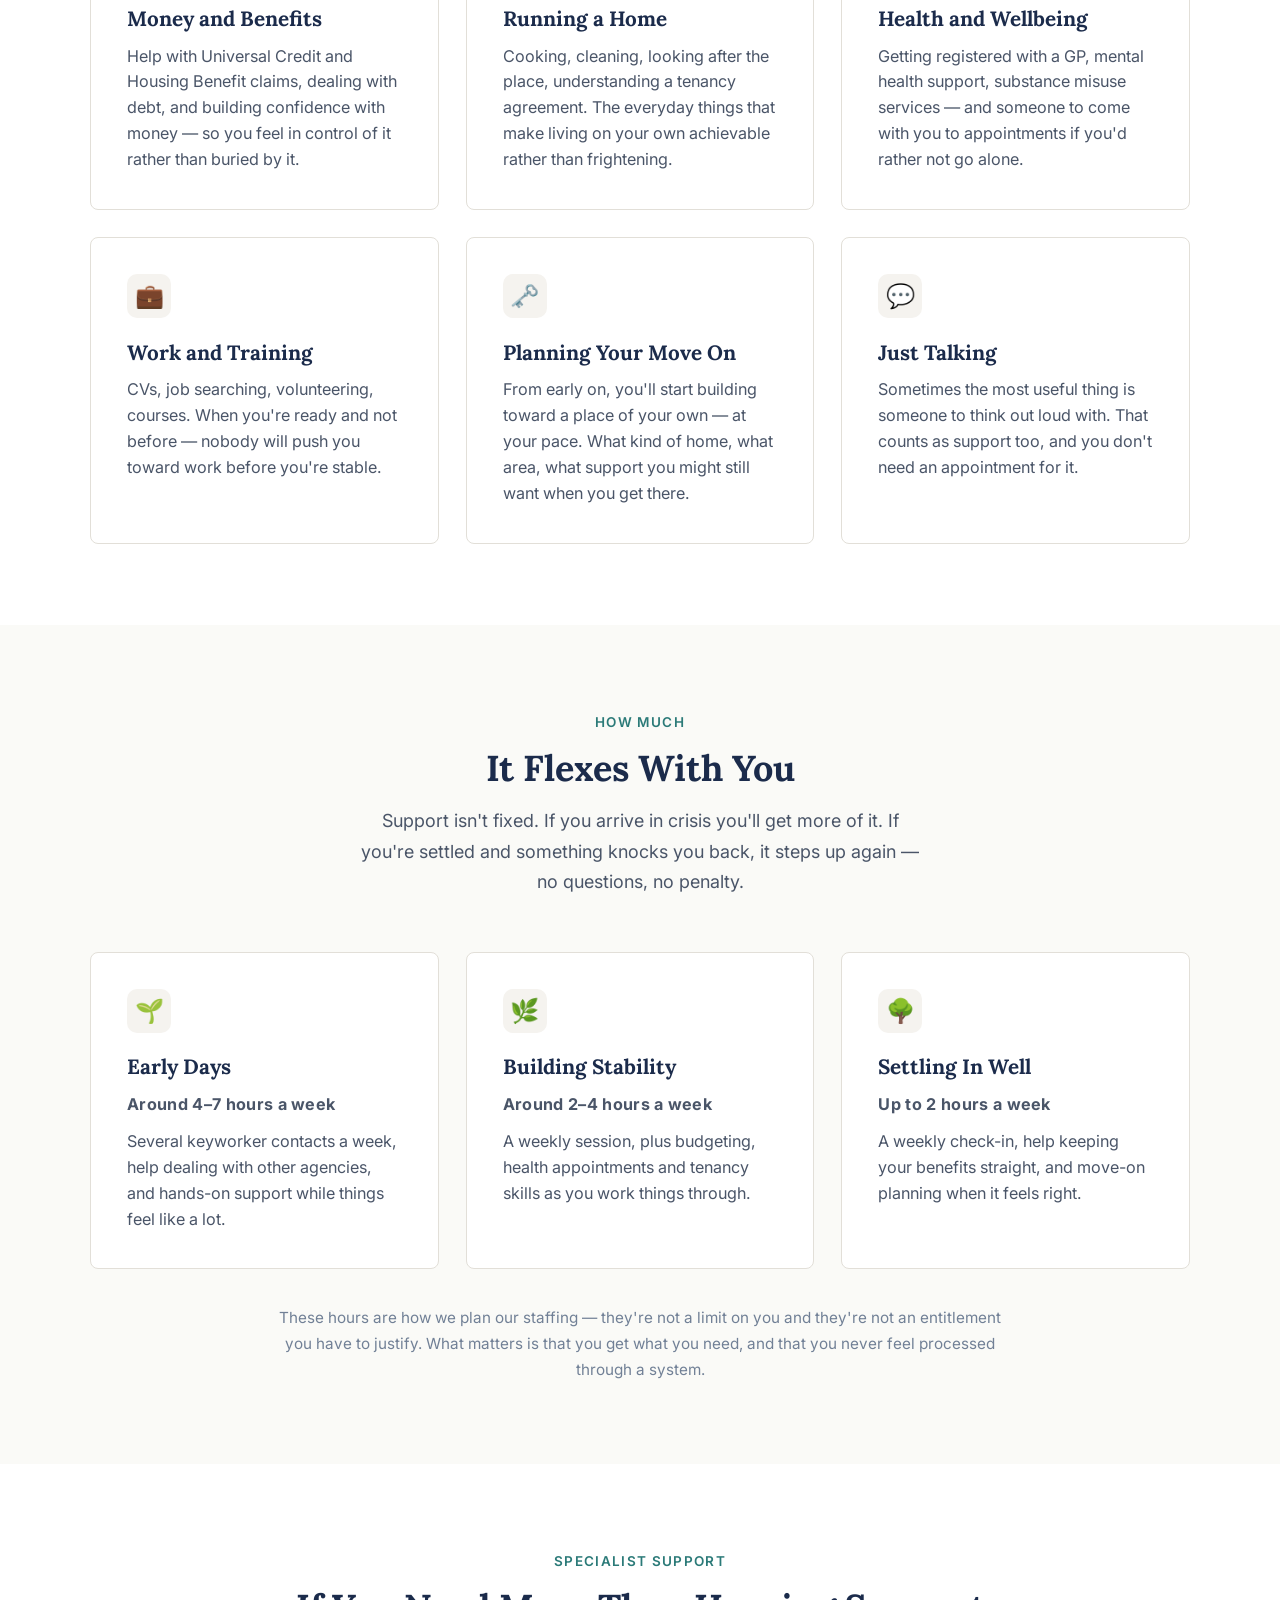
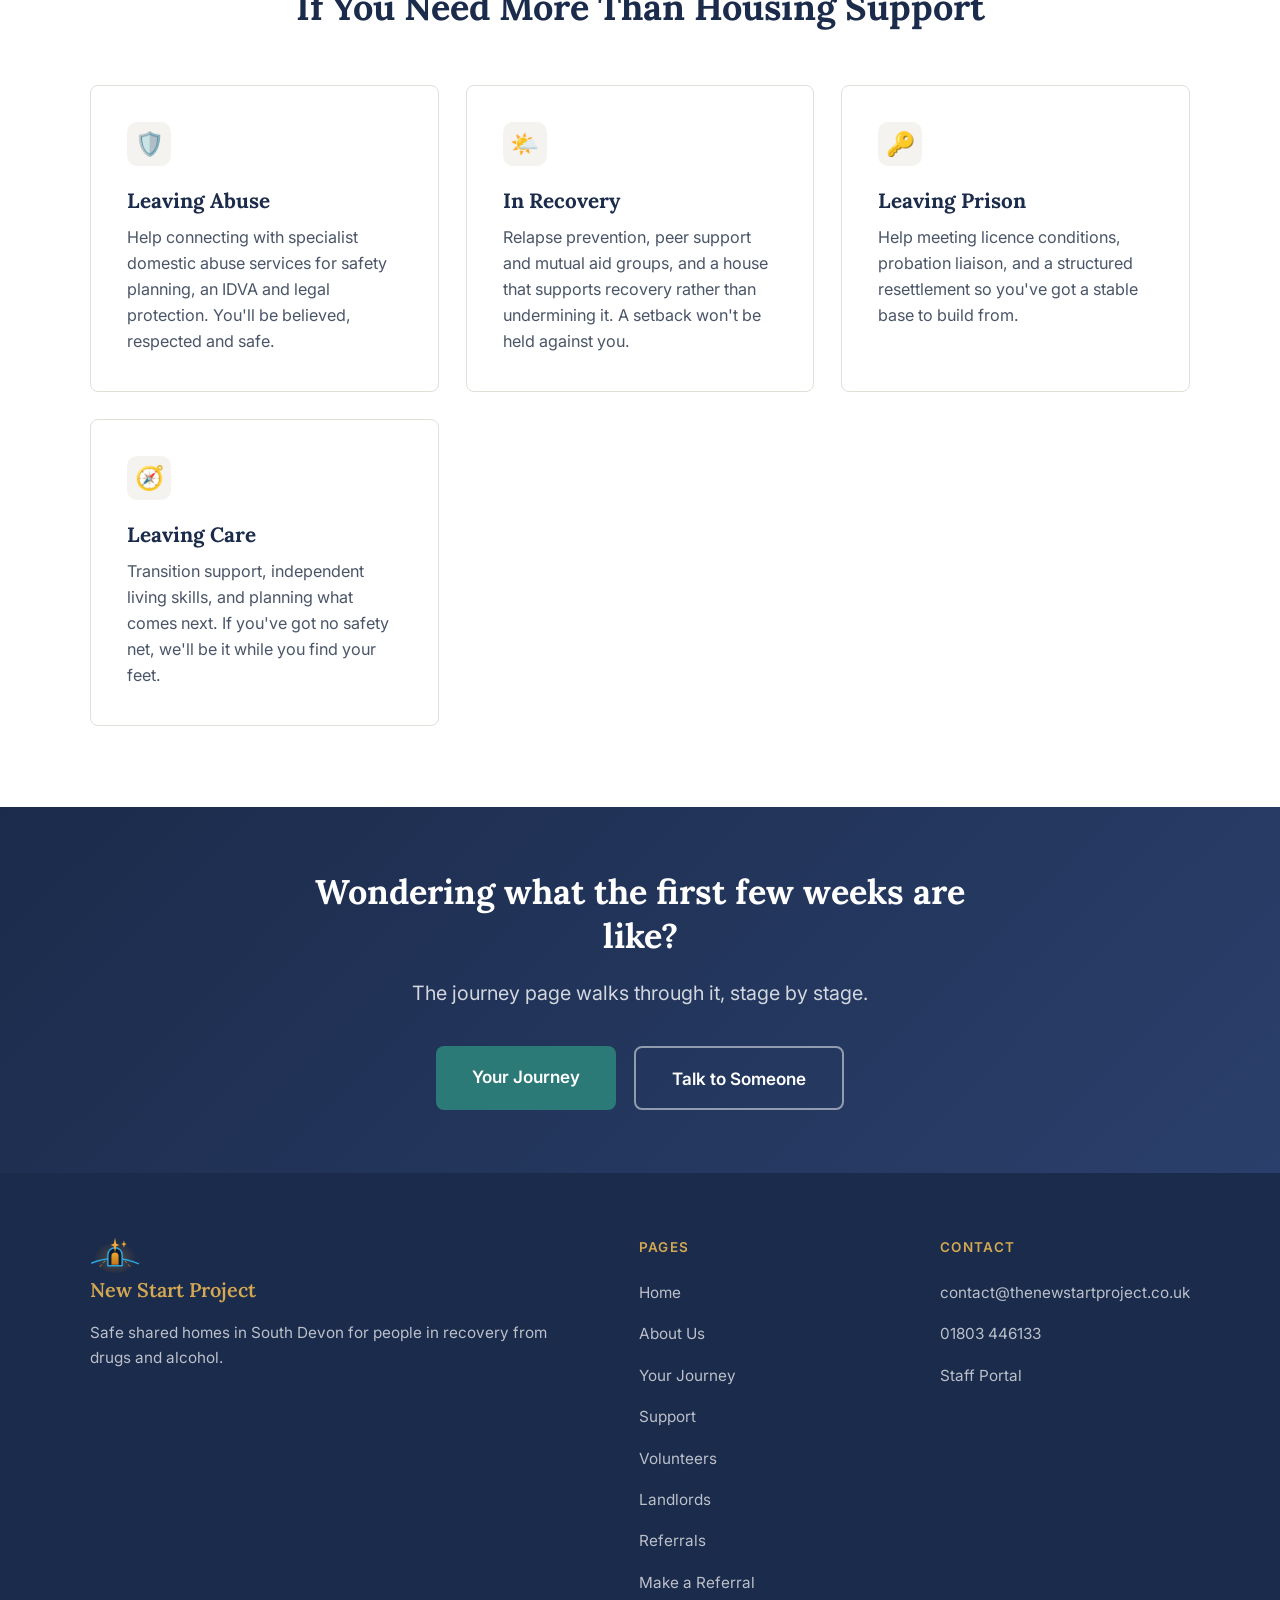
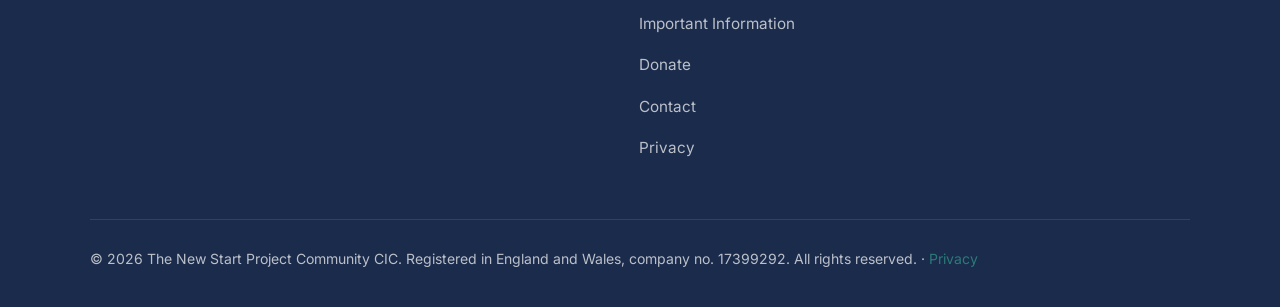
<file: services.html>
<!DOCTYPE html>

<html lang="en">
<head>
<meta charset="utf-8"/>
<meta content="width=device-width, initial-scale=1.0" name="viewport"/>
<title>Support | The New Start Project</title>
<meta content="The practical help you can expect — benefits and budgeting, health, tenancy skills, work and training — and how support flexes as things change." name="description"/>
<link href="https://thenewstartproject.co.uk/services" rel="canonical"/>
<meta content="website" property="og:type"/>
<meta content="The New Start Project" property="og:site_name"/>
<meta content="Support | The New Start Project" property="og:title"/>
<meta content="The practical help you can expect — benefits and budgeting, health, tenancy skills, work and training — and how support flexes as things change." property="og:description"/>
<meta content="https://thenewstartproject.co.uk/services" property="og:url"/>
<meta content="https://thenewstartproject.co.uk/home-spaces.jpg" property="og:image"/>
<meta content="summary_large_image" name="twitter:card"/>
<link href="logo.svg" rel="icon"/>
<link href="style.css" rel="stylesheet"/>
</head>
<body>
<nav class="site-nav">
<div class="nav-inner">
<a class="nav-brand" href="index.html">
<img alt="" class="brand-mark" src="logo.svg"/>
<span class="brand-text">New Start <span class="brand-accent">Project</span></span>
</a>
<button aria-label="Menu" class="nav-toggle" onclick="document.querySelector('.nav-links').classList.toggle('open')">
<span></span><span></span><span></span>
</button>
<ul class="nav-links">
<li><a href="index.html">Home</a></li>
<li><a href="about.html">About</a></li>
<li><a href="journey.html">Your Journey</a></li>
<li><a class="active" href="services.html">Support</a></li><li><a href="volunteers.html">Volunteers</a></li><li><a href="landlords.html">Landlords</a></li>
<li><a href="referrals.html">Referrals</a></li>
<li><a href="important-information.html">Important Info</a></li>
<li><a href="donate.html">Donate</a></li><li><a href="contact.html">Contact</a></li>
</ul>
</div>
</nav>
<section class="hero">
<div class="hero-inner">
<div class="hero-tag">Support</div>
<h1>Support that starts with <em>listening</em></h1>
<p>Everyone who walks through our door has had a different journey and needs something different from us. So we don't start with a programme. We start with a conversation.</p>
</div>
</section>
<div class="section">
<div class="section-inner">
<div class="section-header">
<div class="section-label">How It Works</div>
<h2>Your Plan Belongs to You</h2>
</div>
<div class="callout">
<p>Within your first 48 hours, your keyworker will sit down with you. Not to fill in a form — to ask where you are in your life, what you're finding hard, and what you'd like to work toward.</p>
<p>Out of that conversation you'll build a support plan together. It's <strong>yours</strong>. It reflects your goals, your priorities, and the speed you want to move at. It's reviewed regularly and it changes when you do.</p>
<p>Some people arrive ready to get going. Others need time just to feel safe before they can think about next steps. Both are completely fine.</p>
</div>
</div>
</div>
<div class="section section-alt">
<div class="section-inner">
<div class="section-header">
<div class="section-label">What Support Covers</div>
<h2>The Practical Things</h2>
<p>Whatever you want help with, and nothing you don't.</p>
</div>
<div class="cards-grid">
<div class="card">
<div class="card-icon">💷</div>
<h3>Money and Benefits</h3>
<p>Help with Universal Credit and Housing Benefit claims, dealing with debt, and building confidence with money — so you feel in control of it rather than buried by it.</p>
</div>
<div class="card">
<div class="card-icon">🍳</div>
<h3>Running a Home</h3>
<p>Cooking, cleaning, looking after the place, understanding a tenancy agreement. The everyday things that make living on your own achievable rather than frightening.</p>
</div>
<div class="card">
<div class="card-icon">🩺</div>
<h3>Health and Wellbeing</h3>
<p>Getting registered with a GP, mental health support, substance misuse services — and someone to come with you to appointments if you'd rather not go alone.</p>
</div>
<div class="card">
<div class="card-icon">💼</div>
<h3>Work and Training</h3>
<p>CVs, job searching, volunteering, courses. When you're ready and not before — nobody will push you toward work before you're stable.</p>
</div>
<div class="card">
<div class="card-icon">🗝️</div>
<h3>Planning Your Move On</h3>
<p>From early on, you'll start building toward a place of your own — at your pace. What kind of home, what area, what support you might still want when you get there.</p>
</div>
<div class="card">
<div class="card-icon">💬</div>
<h3>Just Talking</h3>
<p>Sometimes the most useful thing is someone to think out loud with. That counts as support too, and you don't need an appointment for it.</p>
</div>
</div>
</div>
</div>
<div class="section">
<div class="section-inner">
<div class="section-header">
<div class="section-label">How Much</div>
<h2>It Flexes With You</h2>
<p>Support isn't fixed. If you arrive in crisis you'll get more of it. If you're settled and something knocks you back, it steps up again — no questions, no penalty.</p>
</div>
<div class="cards-grid">
<div class="card">
<div class="card-icon">🌱</div>
<h3>Early Days</h3>
<p class="level-hours">Around 4–7 hours a week</p>
<p>Several keyworker contacts a week, help dealing with other agencies, and hands-on support while things feel like a lot.</p>
</div>
<div class="card">
<div class="card-icon">🌿</div>
<h3>Building Stability</h3>
<p class="level-hours">Around 2–4 hours a week</p>
<p>A weekly session, plus budgeting, health appointments and tenancy skills as you work things through.</p>
</div>
<div class="card">
<div class="card-icon">🌳</div>
<h3>Settling In Well</h3>
<p class="level-hours">Up to 2 hours a week</p>
<p>A weekly check-in, help keeping your benefits straight, and move-on planning when it feels right.</p>
</div>
</div>
<p class="note">These hours are how we plan our staffing — they're not a limit on you and they're not an entitlement you have to justify. What matters is that you get what you need, and that you never feel processed through a system.</p>
</div>
</div>
<div class="section section-alt">
<div class="section-inner">
<div class="section-header">
<div class="section-label">Specialist Support</div>
<h2>If You Need More Than Housing Support</h2>
</div>
<div class="cards-grid">
<div class="card">
<div class="card-icon">🛡️</div>
<h3>Leaving Abuse</h3>
<p>Help connecting with specialist domestic abuse services for safety planning, an IDVA and legal protection. You'll be believed, respected and safe.</p>
</div>
<div class="card">
<div class="card-icon">🌤️</div>
<h3>In Recovery</h3>
<p>Relapse prevention, peer support and mutual aid groups, and a house that supports recovery rather than undermining it. A setback won't be held against you.</p>
</div>
<div class="card">
<div class="card-icon">🔑</div>
<h3>Leaving Prison</h3>
<p>Help meeting licence conditions, probation liaison, and a structured resettlement so you've got a stable base to build from.</p>
</div>
<div class="card">
<div class="card-icon">🧭</div>
<h3>Leaving Care</h3>
<p>Transition support, independent living skills, and planning what comes next. If you've got no safety net, we'll be it while you find your feet.</p>
</div>
</div>
</div>
</div>
<section class="hero" style="padding: 3.5rem 0;">
<div class="hero-inner">
<h2>Wondering what the first few weeks are like?</h2>
<p>The journey page walks through it, stage by stage.</p>
<div class="hero-buttons">
<a class="hero-cta" href="journey.html">Your Journey</a>
<a class="hero-cta-outline" href="contact.html">Talk to Someone</a>
</div>
</div>
</section>
<footer class="site-footer"><div class="footer-inner"><div class="footer-grid"><div><div class="footer-brand"><img alt="" class="brand-mark" src="logo.svg"/><span>New Start <span class="brand-accent">Project</span></span></div><p class="footer-desc">Safe shared homes in South Devon for people in recovery from drugs and alcohol.</p></div><div><div class="footer-heading">Pages</div><ul class="footer-links"><li><a href="index.html">Home</a></li><li><a href="about.html">About Us</a></li><li><a href="journey.html">Your Journey</a></li><li><a href="services.html">Support</a></li><li><a href="volunteers.html">Volunteers</a></li><li><a href="landlords.html">Landlords</a></li><li><a href="referrals.html">Referrals</a></li><li><a href="referral-form.html">Make a Referral</a></li><li><a href="important-information.html">Important Information</a></li><li><a href="donate.html">Donate</a></li><li><a href="contact.html">Contact</a></li><li><a href="privacy.html">Privacy</a></li></ul></div><div><div class="footer-heading">Contact</div><ul class="footer-links"><li><a href="mailto:contact@thenewstartproject.co.uk">contact@thenewstartproject.co.uk</a></li><li><a href="tel:01803446133">01803 446133</a></li><li><a href="https://thenewstartproject.co.uk/service-user/login" rel="nofollow">Staff Portal</a></li></ul></div></div><div class="footer-bottom"><div>© 2026 The New Start Project Community CIC. Registered in England and Wales, company no. 17399292. All rights reserved. · <a href="privacy.html">Privacy</a></div></div></div></footer>
</body>
</html>
</file>
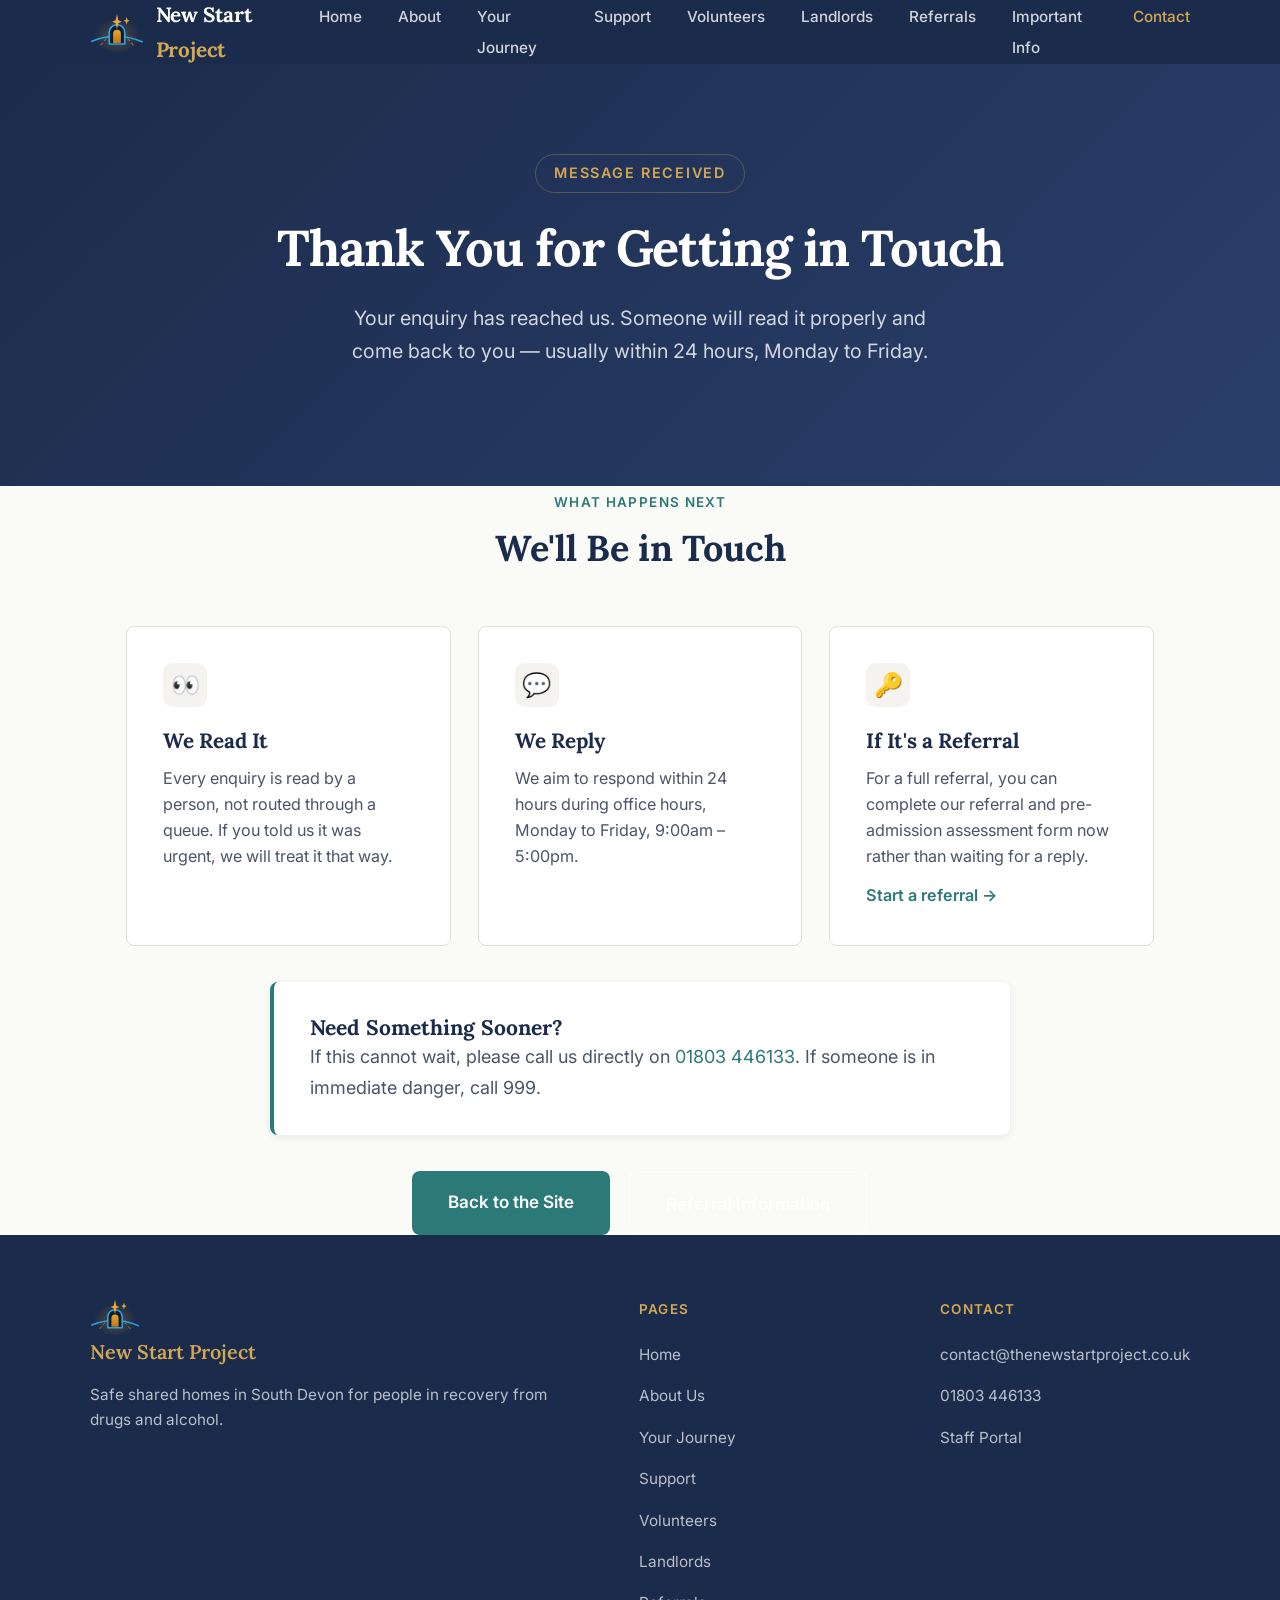
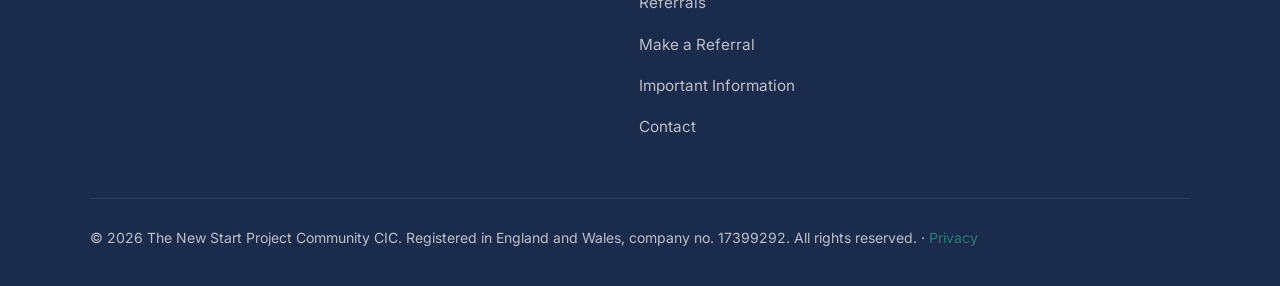
<file: thank-you.html>
<!DOCTYPE html>

<html lang="en">
<head>
<meta charset="utf-8"/>
<meta content="width=device-width, initial-scale=1.0" name="viewport"/>
<title>Thank You | The New Start Project</title>
<meta content="Thank you for contacting The New Start Project. We aim to respond to all enquiries within 24 hours." name="description"/>
<meta content="noindex, follow" name="robots"/>
<meta content="website" property="og:type"/>
<meta content="The New Start Project" property="og:site_name"/>
<meta content="Thank You | The New Start Project" property="og:title"/>
<meta content="Thank you for contacting The New Start Project. We aim to respond to all enquiries within 24 hours." property="og:description"/>
<meta content="https://thenewstartproject.co.uk/home-spaces.jpg" property="og:image"/>
<meta content="summary_large_image" name="twitter:card"/>
<link href="logo.svg" rel="icon"/>
<link href="https://fonts.googleapis.com" rel="preconnect"/>
<link href="https://fonts.googleapis.com/css2?family=Inter:wght@400;500;600;700;800&amp;display=swap" rel="stylesheet"/>
<link href="style.css" rel="stylesheet"/>
</head>
<body>
<nav class="site-nav">
<div class="nav-inner">
<a class="nav-brand" href="index.html">
<img alt="" class="brand-mark" src="logo.svg"/>
<span class="brand-text">New Start <span class="brand-accent">Project</span></span>
</a>
<button aria-label="Menu" class="nav-toggle" onclick="document.querySelector('.nav-links').classList.toggle('open')">
<span></span><span></span><span></span>
</button>
<ul class="nav-links">
<li><a href="index.html">Home</a></li>
<li><a href="about.html">About</a></li>
<li><a href="journey.html">Your Journey</a></li>
<li><a href="services.html">Support</a></li><li><a href="volunteers.html">Volunteers</a></li><li><a href="landlords.html">Landlords</a></li>
<li><a href="referrals.html">Referrals</a></li>
<li><a href="important-information.html">Important Info</a></li>
<li><a class="active" href="contact.html">Contact</a></li>
</ul>
</div>
</nav>
<section class="hero">
<div class="container">
<div class="hero-badge">Message Received</div>
<h1>Thank You for <span>Getting in Touch</span></h1>
<p>Your enquiry has reached us. Someone will read it properly and come back to you — usually within 24 hours, Monday to Friday.</p>
</div>
</section>
<section>
<div class="container">
<div class="section-header">
<div class="section-label">What Happens Next</div>
<h2>We'll Be in Touch</h2>
</div>
<div class="card-grid">
<div class="card">
<div class="card-icon">👀</div>
<h3>We Read It</h3>
<p>Every enquiry is read by a person, not routed through a queue. If you told us it was urgent, we will treat it that way.</p>
</div>
<div class="card">
<div class="card-icon">💬</div>
<h3>We Reply</h3>
<p>We aim to respond within 24 hours during office hours, Monday to Friday, 9:00am – 5:00pm.</p>
</div>
<div class="card">
<div class="card-icon">🔑</div>
<h3>If It's a Referral</h3>
<p>For a full referral, you can complete our referral and pre-admission assessment form now rather than waiting for a reply.</p>
<p style="margin-top: 0.75rem;"><a class="callout-link" href="referral-form.html">Start a referral →</a></p>
</div>
</div>
<div class="callout" style="margin-top: 2rem;">
<h3>Need Something Sooner?</h3>
<p>If this cannot wait, please call us directly on <a href="tel:01803446133">01803 446133</a>. If someone is in immediate danger, call 999.</p>
</div>
<div class="btn-group" style="margin-top: 2rem;">
<a class="btn btn-primary" href="welcome.html">Back to the Site</a>
<a class="btn btn-outline" href="referrals.html">Referral Information</a>
</div>
</div>
</section>
<footer class="site-footer"><div class="footer-inner"><div class="footer-grid"><div><div class="footer-brand"><img alt="" class="brand-mark" src="logo.svg"/><span>New Start <span class="brand-accent">Project</span></span></div><p class="footer-desc">Safe shared homes in South Devon for people in recovery from drugs and alcohol.</p></div><div><div class="footer-heading">Pages</div><ul class="footer-links"><li><a href="index.html">Home</a></li><li><a href="about.html">About Us</a></li><li><a href="journey.html">Your Journey</a></li><li><a href="services.html">Support</a></li><li><a href="volunteers.html">Volunteers</a></li><li><a href="landlords.html">Landlords</a></li><li><a href="referrals.html">Referrals</a></li><li><a href="referral-form.html">Make a Referral</a></li><li><a href="important-information.html">Important Information</a></li><li><a href="contact.html">Contact</a></li></ul></div><div><div class="footer-heading">Contact</div><ul class="footer-links"><li><a href="mailto:contact@thenewstartproject.co.uk">contact@thenewstartproject.co.uk</a></li><li><a href="tel:01803446133">01803 446133</a></li><li><a href="/service-user/" rel="nofollow">Staff Portal</a></li></ul></div></div><div class="footer-bottom"><div>© 2026 The New Start Project Community CIC. Registered in England and Wales, company no. 17399292. All rights reserved. · <a href="privacy.html">Privacy</a></div></div></div></footer>
</body>
</html>
</file>
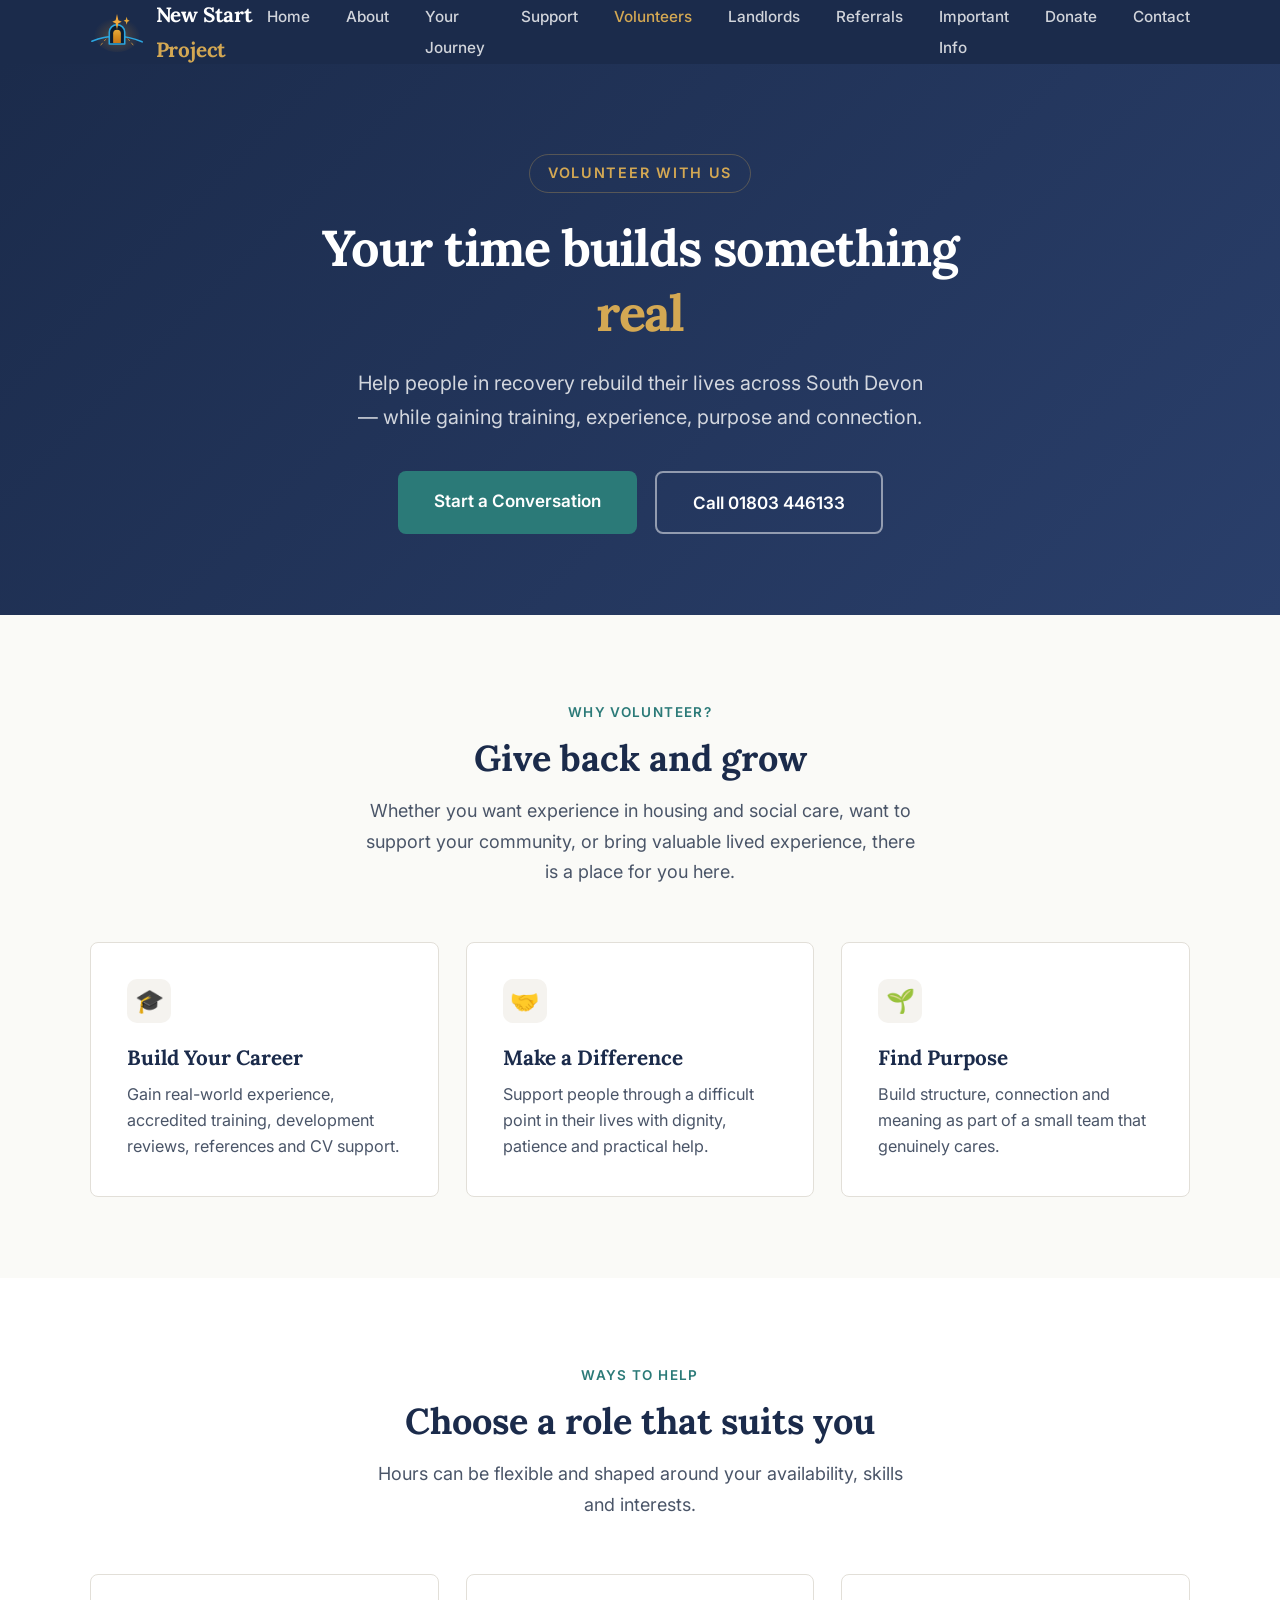
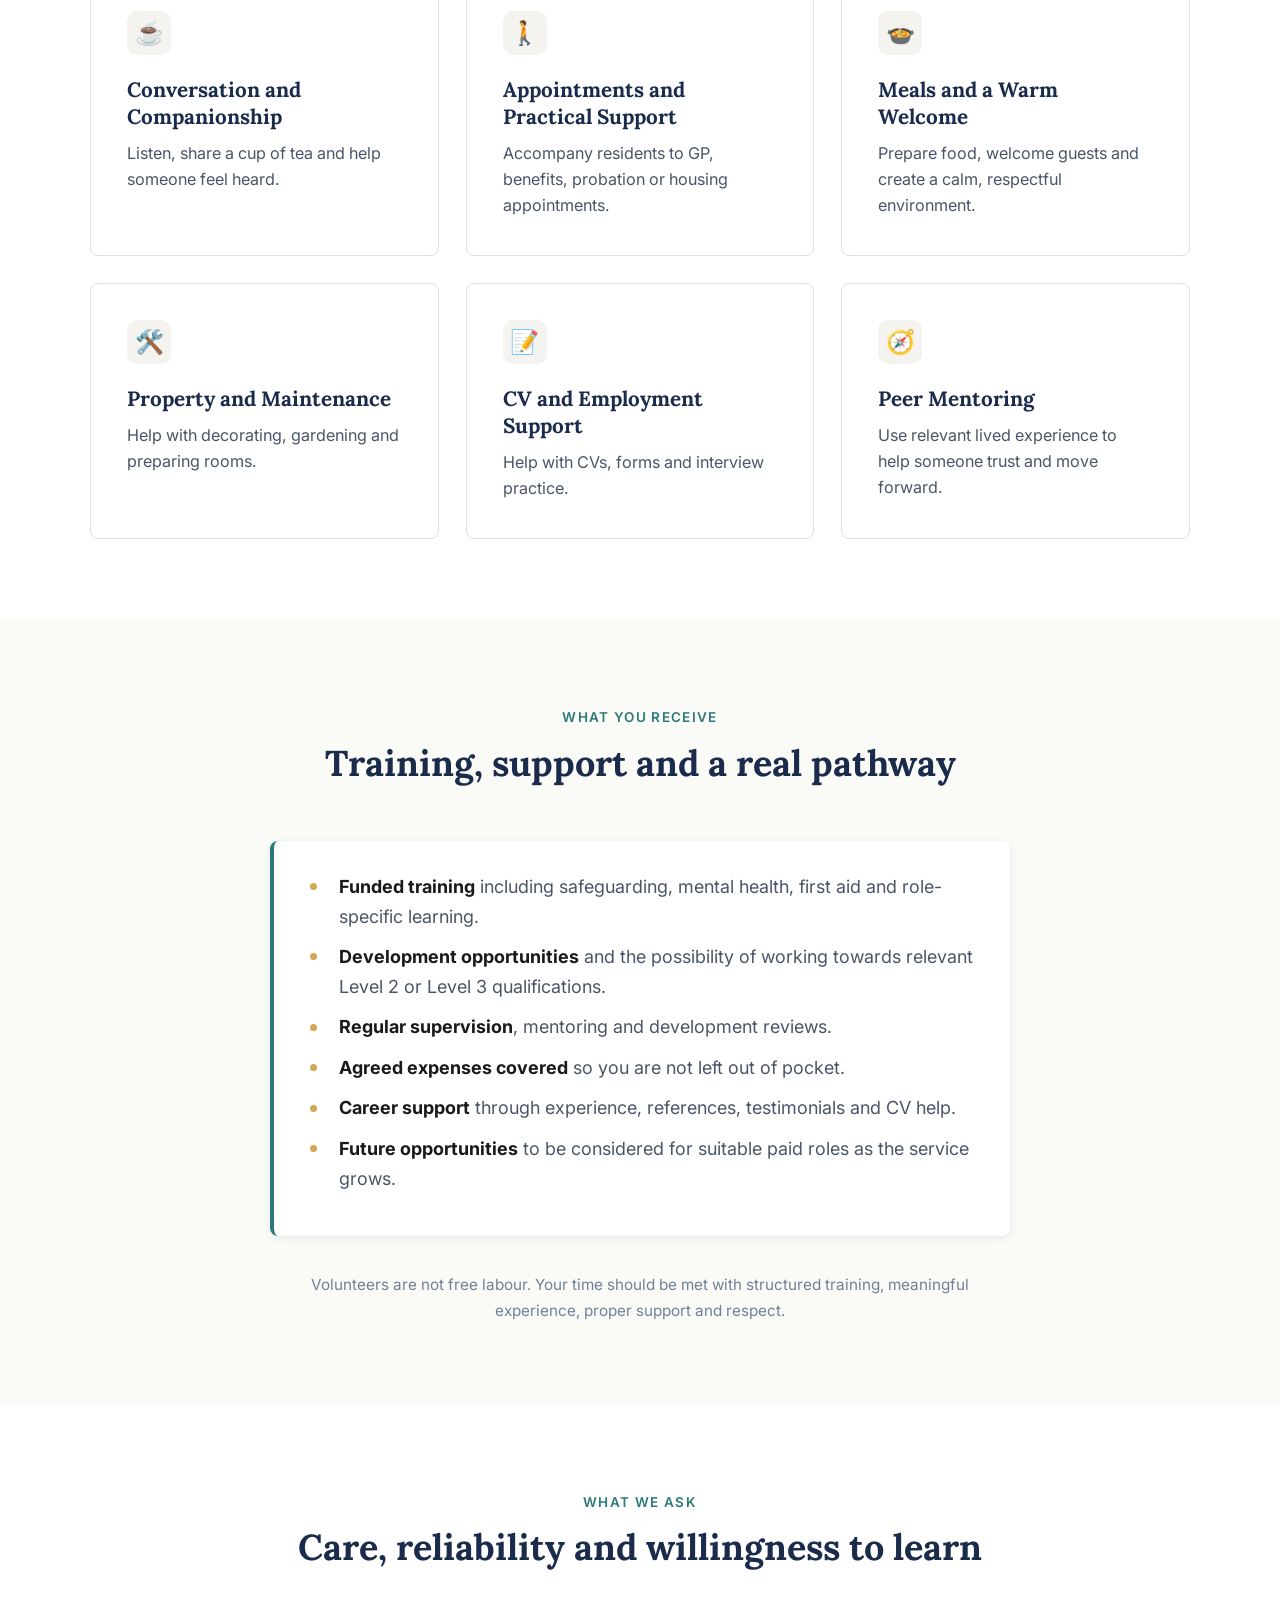
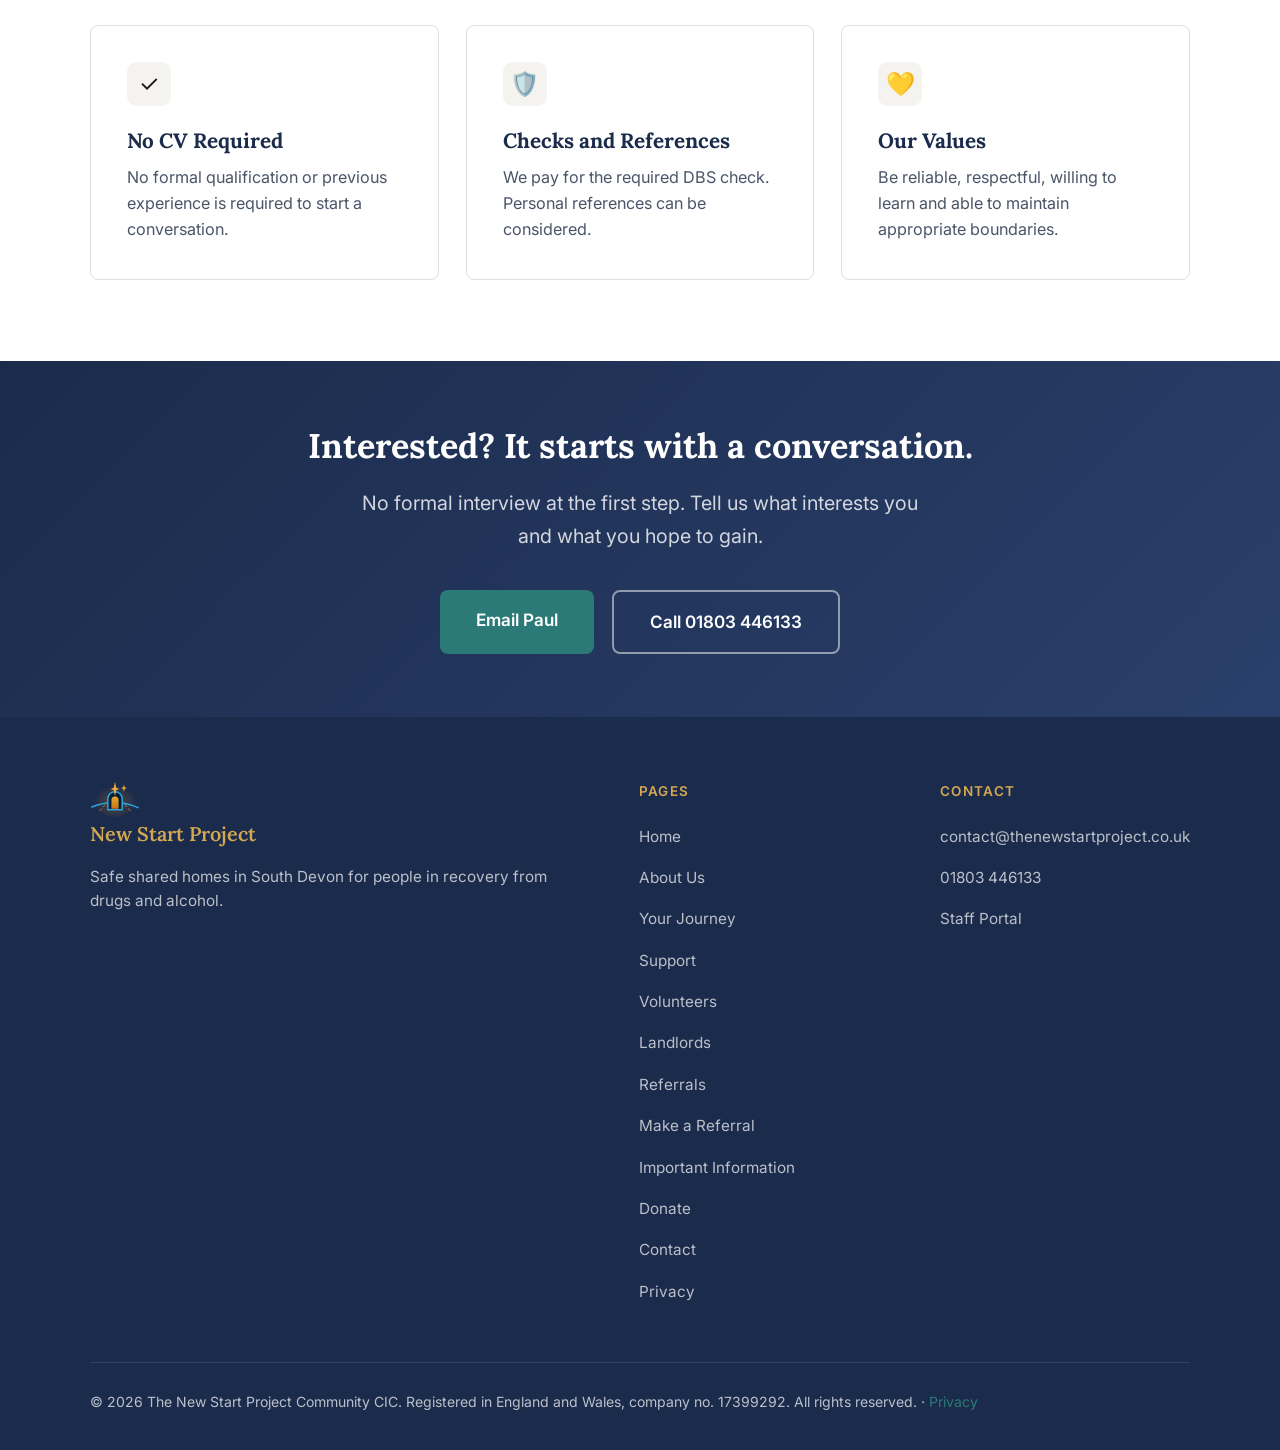
<file: volunteers.html>
<!DOCTYPE html>

<html lang="en">
<head>
<meta charset="utf-8"/>
<meta content="width=device-width, initial-scale=1.0" name="viewport"/>
<title>Volunteer With Us | The New Start Project</title>
<meta content="Volunteer with The New Start Project in South Devon. Flexible roles, funded training, expenses and meaningful experience." name="description"/>
<link href="https://thenewstartproject.co.uk/services" rel="canonical"/>
<meta content="website" property="og:type"/>
<meta content="The New Start Project" property="og:site_name"/>
<meta content="Support | The New Start Project" property="og:title"/>
<meta content="The practical help you can expect — benefits and budgeting, health, tenancy skills, work and training — and how support flexes as things change." property="og:description"/>
<meta content="https://thenewstartproject.co.uk/services" property="og:url"/>
<meta content="https://thenewstartproject.co.uk/home-spaces.jpg" property="og:image"/>
<meta content="summary_large_image" name="twitter:card"/>
<link href="logo.svg" rel="icon"/>
<link href="style.css" rel="stylesheet"/>
</head>
<body>
<nav class="site-nav">
<div class="nav-inner">
<a class="nav-brand" href="index.html">
<img alt="" class="brand-mark" src="logo.svg"/>
<span class="brand-text">New Start <span class="brand-accent">Project</span></span>
</a>
<button aria-label="Menu" class="nav-toggle" onclick="document.querySelector('.nav-links').classList.toggle('open')">
<span></span><span></span><span></span>
</button>
<ul class="nav-links">
<li><a href="index.html">Home</a></li>
<li><a href="about.html">About</a></li>
<li><a href="journey.html">Your Journey</a></li>
<li><a href="services.html">Support</a></li><li><a class="active" href="volunteers.html">Volunteers</a></li><li><a href="landlords.html">Landlords</a></li>
<li><a href="referrals.html">Referrals</a></li>
<li><a href="important-information.html">Important Info</a></li>
<li><a href="donate.html">Donate</a></li><li><a href="contact.html">Contact</a></li>
</ul>
</div>
</nav>






<section class="hero"><div class="hero-inner"><div class="hero-tag">Volunteer With Us</div><h1>Your time builds something <em>real</em></h1><p>Help people in recovery rebuild their lives across South Devon — while gaining training, experience, purpose and connection.</p><div class="hero-buttons"><a class="hero-cta" href="mailto:paul@thenewstartproject.co.uk?subject=Volunteer%20enquiry">Start a Conversation</a><a class="hero-cta-outline" href="tel:01803446133">Call 01803 446133</a></div></div></section><div class="section"><div class="section-inner"><div class="section-header"><div class="section-label">Why Volunteer?</div><h2>Give back and grow</h2><p>Whether you want experience in housing and social care, want to support your community, or bring valuable lived experience, there is a place for you here.</p></div><div class="cards-grid"><div class="card"><div class="card-icon">🎓</div><h3>Build Your Career</h3><p>Gain real-world experience, accredited training, development reviews, references and CV support.</p></div><div class="card"><div class="card-icon">🤝</div><h3>Make a Difference</h3><p>Support people through a difficult point in their lives with dignity, patience and practical help.</p></div><div class="card"><div class="card-icon">🌱</div><h3>Find Purpose</h3><p>Build structure, connection and meaning as part of a small team that genuinely cares.</p></div></div></div></div><div class="section section-alt"><div class="section-inner"><div class="section-header"><div class="section-label">Ways to Help</div><h2>Choose a role that suits you</h2><p>Hours can be flexible and shaped around your availability, skills and interests.</p></div><div class="cards-grid"><div class="card"><div class="card-icon">☕</div><h3>Conversation and Companionship</h3><p>Listen, share a cup of tea and help someone feel heard.</p></div><div class="card"><div class="card-icon">🚶</div><h3>Appointments and Practical Support</h3><p>Accompany residents to GP, benefits, probation or housing appointments.</p></div><div class="card"><div class="card-icon">🍲</div><h3>Meals and a Warm Welcome</h3><p>Prepare food, welcome guests and create a calm, respectful environment.</p></div><div class="card"><div class="card-icon">🛠️</div><h3>Property and Maintenance</h3><p>Help with decorating, gardening and preparing rooms.</p></div><div class="card"><div class="card-icon">📝</div><h3>CV and Employment Support</h3><p>Help with CVs, forms and interview practice.</p></div><div class="card"><div class="card-icon">🧭</div><h3>Peer Mentoring</h3><p>Use relevant lived experience to help someone trust and move forward.</p></div></div></div></div><div class="section"><div class="section-inner"><div class="section-header"><div class="section-label">What You Receive</div><h2>Training, support and a real pathway</h2></div><div class="callout"><ul class="stage-list"><li><strong>Funded training</strong> including safeguarding, mental health, first aid and role-specific learning.</li><li><strong>Development opportunities</strong> and the possibility of working towards relevant Level 2 or Level 3 qualifications.</li><li><strong>Regular supervision</strong>, mentoring and development reviews.</li><li><strong>Agreed expenses covered</strong> so you are not left out of pocket.</li><li><strong>Career support</strong> through experience, references, testimonials and CV help.</li><li><strong>Future opportunities</strong> to be considered for suitable paid roles as the service grows.</li></ul></div><p class="note">Volunteers are not free labour. Your time should be met with structured training, meaningful experience, proper support and respect.</p></div></div><div class="section section-alt"><div class="section-inner"><div class="section-header"><div class="section-label">What We Ask</div><h2>Care, reliability and willingness to learn</h2></div><div class="cards-grid"><div class="card"><div class="card-icon">✓</div><h3>No CV Required</h3><p>No formal qualification or previous experience is required to start a conversation.</p></div><div class="card"><div class="card-icon">🛡️</div><h3>Checks and References</h3><p>We pay for the required DBS check. Personal references can be considered.</p></div><div class="card"><div class="card-icon">💛</div><h3>Our Values</h3><p>Be reliable, respectful, willing to learn and able to maintain appropriate boundaries.</p></div></div></div></div><section class="hero" style="padding:3.5rem 0"><div class="hero-inner"><h2>Interested? It starts with a conversation.</h2><p>No formal interview at the first step. Tell us what interests you and what you hope to gain.</p><div class="hero-buttons"><a class="hero-cta" href="mailto:paul@thenewstartproject.co.uk?subject=Volunteer%20enquiry">Email Paul</a><a class="hero-cta-outline" href="tel:01803446133">Call 01803 446133</a></div></div></section><footer class="site-footer"><div class="footer-inner"><div class="footer-grid"><div><div class="footer-brand"><img alt="" class="brand-mark" src="logo.svg"/><span>New Start <span class="brand-accent">Project</span></span></div><p class="footer-desc">Safe shared homes in South Devon for people in recovery from drugs and alcohol.</p></div><div><div class="footer-heading">Pages</div><ul class="footer-links"><li><a href="index.html">Home</a></li><li><a href="about.html">About Us</a></li><li><a href="journey.html">Your Journey</a></li><li><a href="services.html">Support</a></li><li><a href="volunteers.html">Volunteers</a></li><li><a href="landlords.html">Landlords</a></li><li><a href="referrals.html">Referrals</a></li><li><a href="referral-form.html">Make a Referral</a></li><li><a href="important-information.html">Important Information</a></li><li><a href="donate.html">Donate</a></li><li><a href="contact.html">Contact</a></li><li><a href="privacy.html">Privacy</a></li></ul></div><div><div class="footer-heading">Contact</div><ul class="footer-links"><li><a href="mailto:contact@thenewstartproject.co.uk">contact@thenewstartproject.co.uk</a></li><li><a href="tel:01803446133">01803 446133</a></li><li><a href="https://thenewstartproject.co.uk/service-user/login" rel="nofollow">Staff Portal</a></li></ul></div></div><div class="footer-bottom"><div>© 2026 The New Start Project Community CIC. Registered in England and Wales, company no. 17399292. All rights reserved. · <a href="privacy.html">Privacy</a></div></div></div></footer>
</body>
</html>
</file>
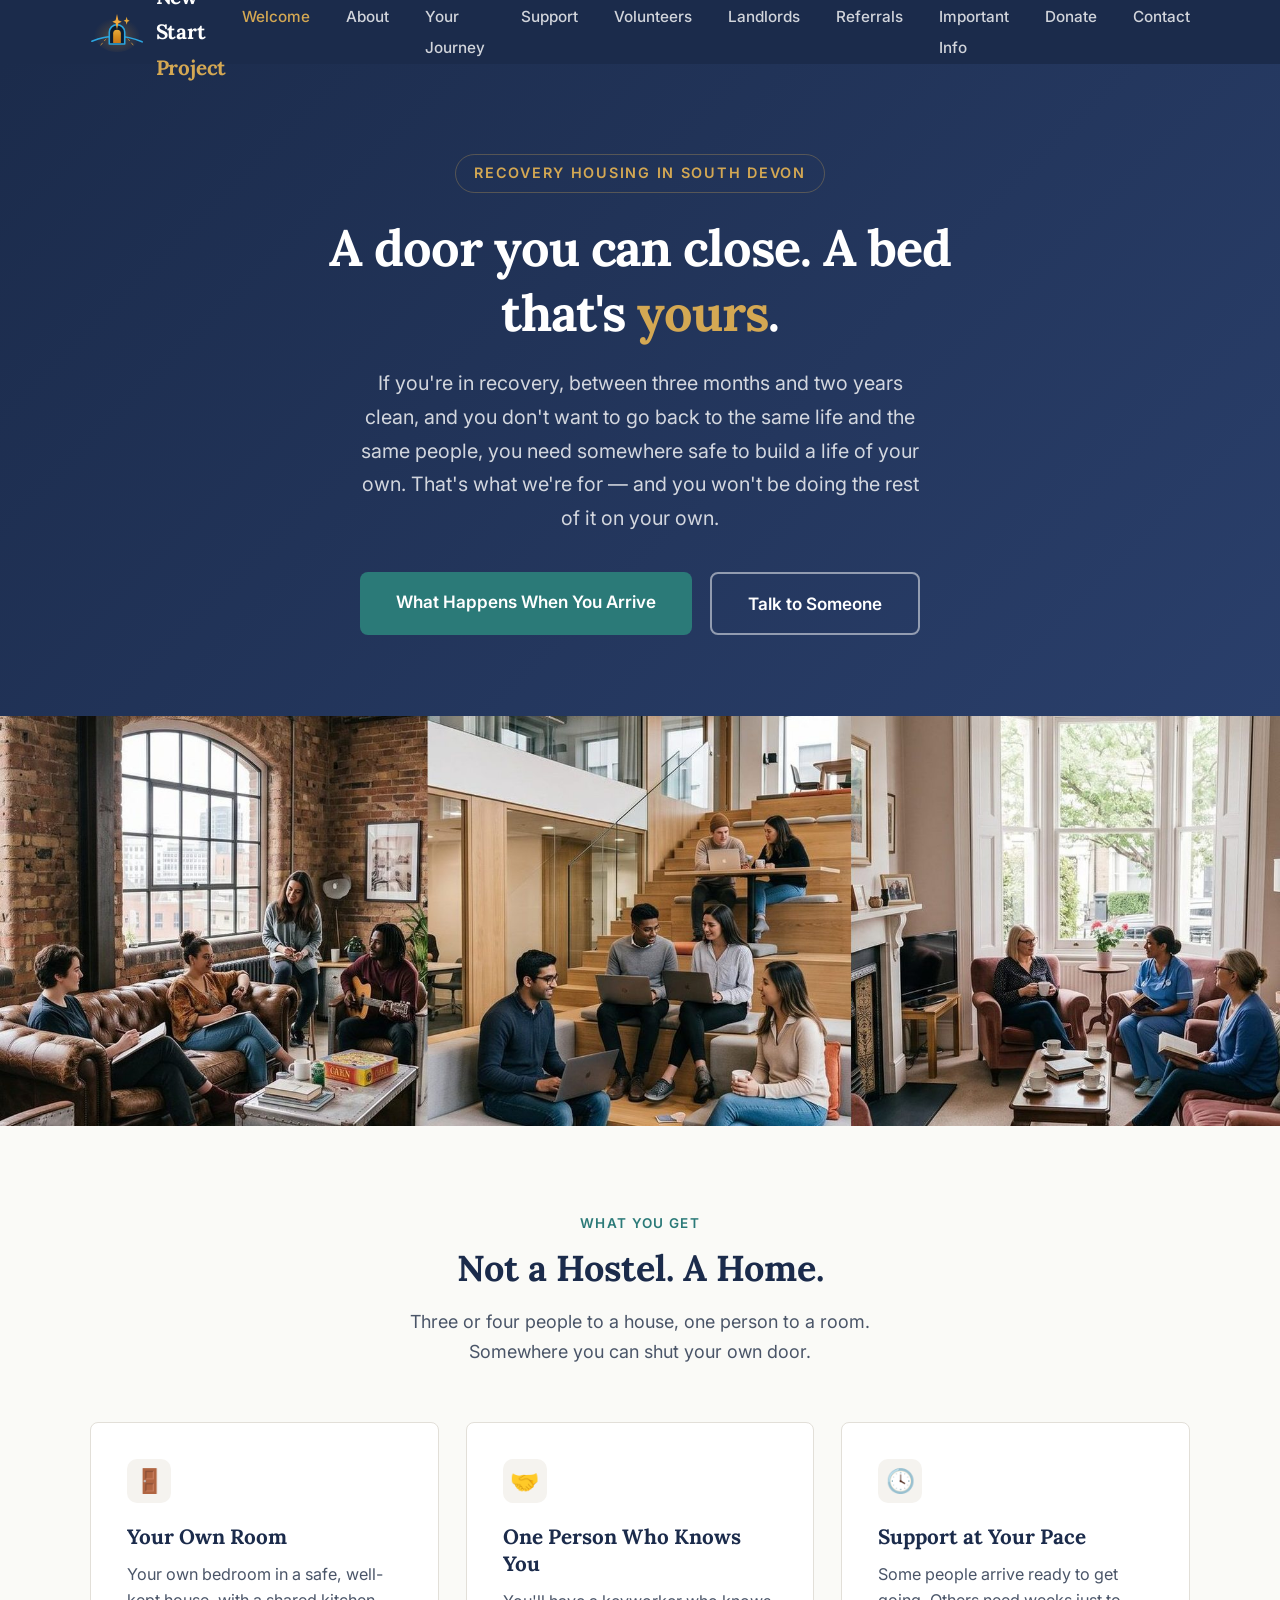
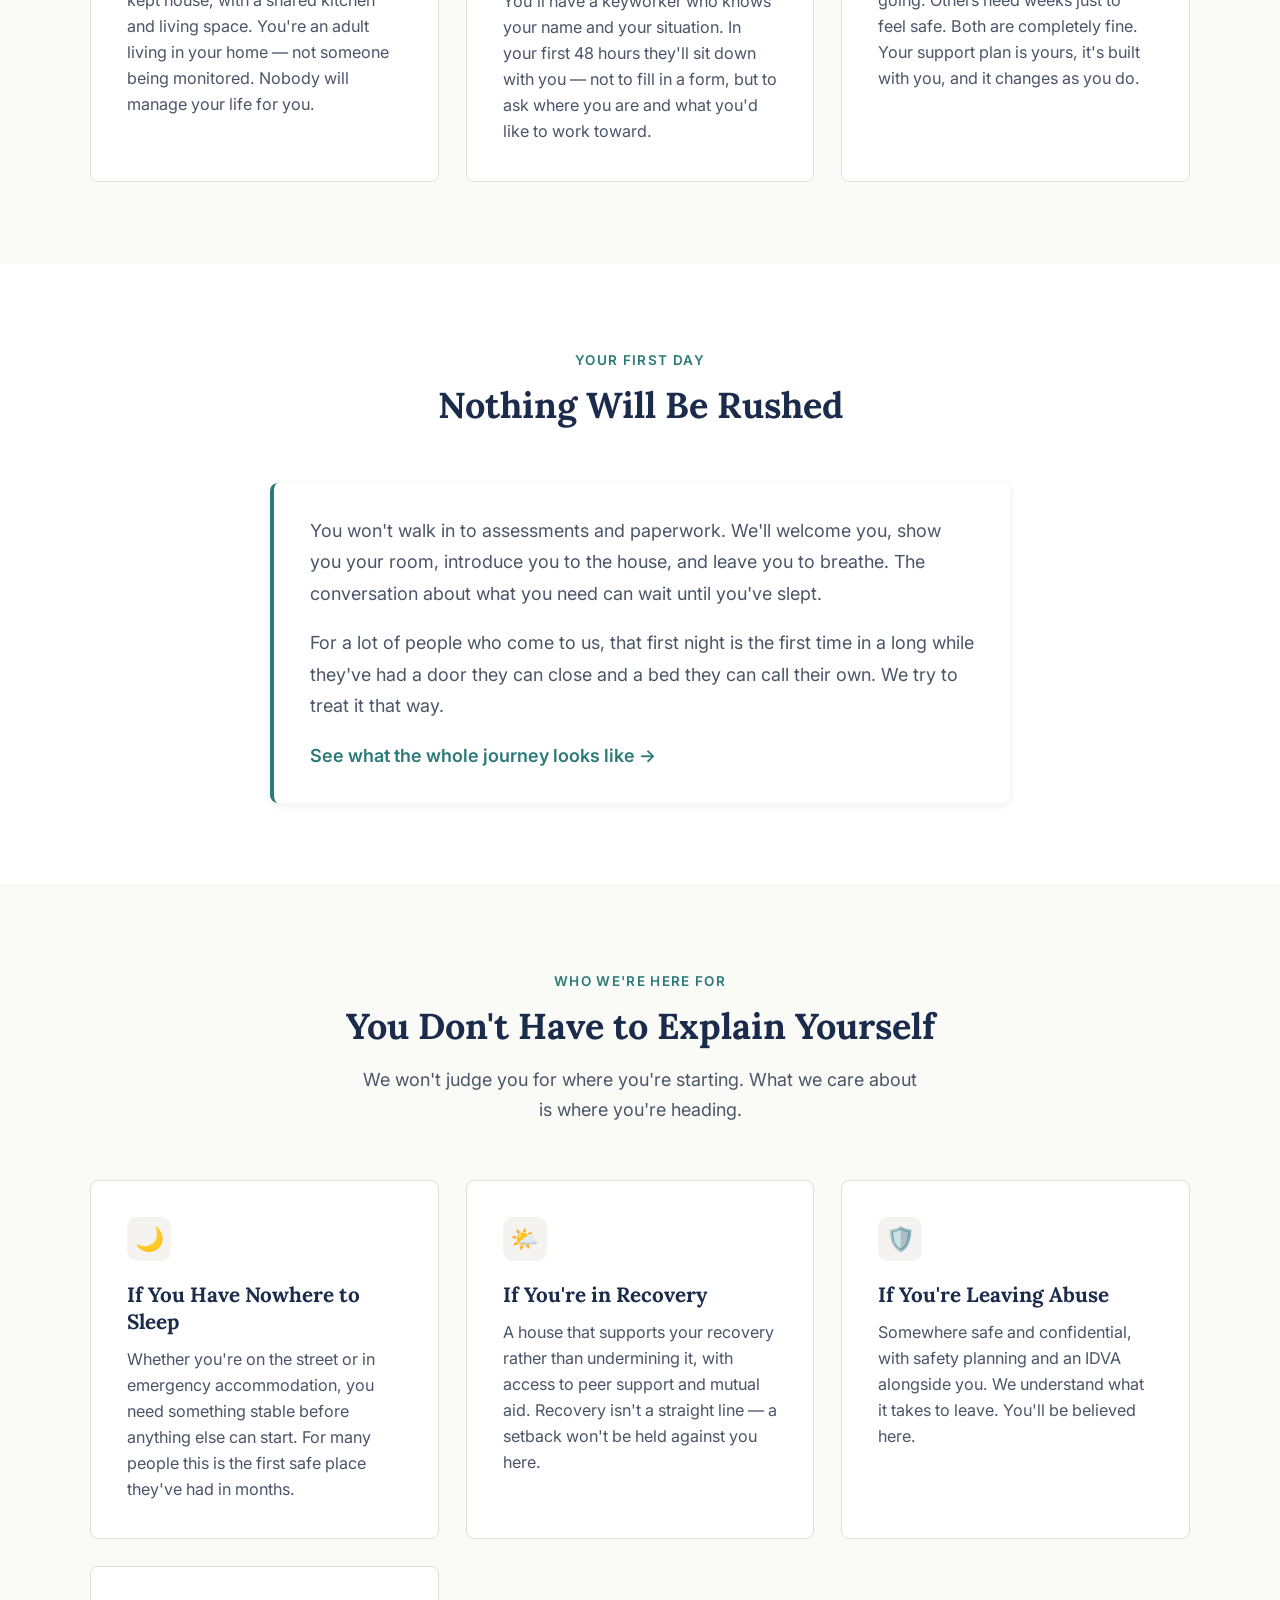
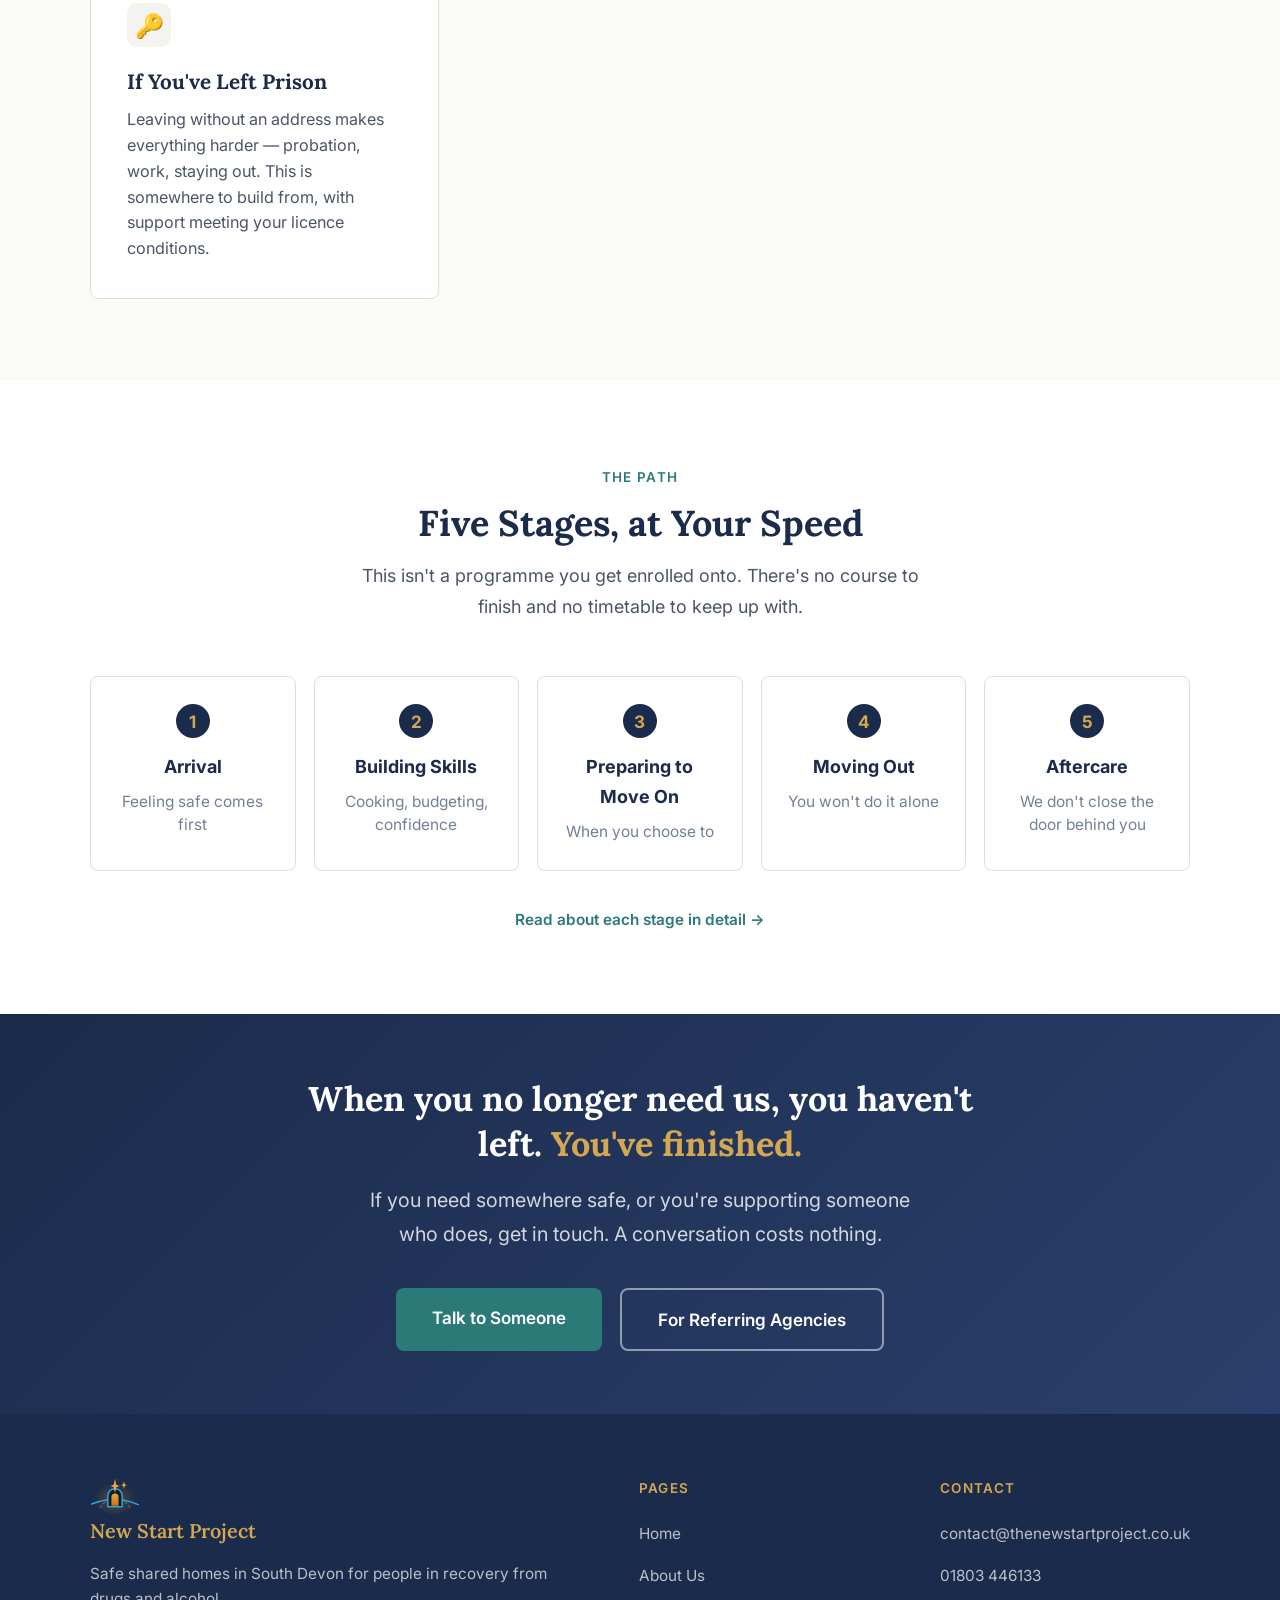
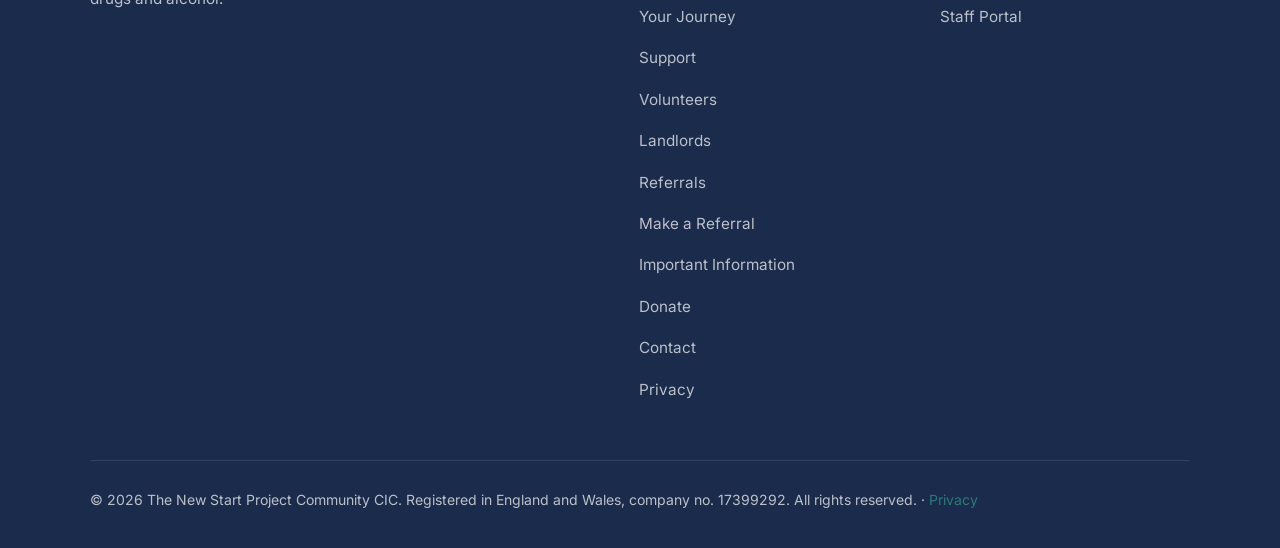
<file: welcome.html>
<!DOCTYPE html>

<html lang="en">
<head>
<meta charset="utf-8"/>
<meta content="width=device-width, initial-scale=1.0" name="viewport"/>
<title>The New Start Project | Recovery Housing in South Devon</title>
<meta content="Safe shared homes for people in recovery in South Devon. Your own room, your own keyworker, and support that moves at your pace — from your first night to your own front door." name="description"/>
<link href="https://thenewstartproject.co.uk/welcome" rel="canonical"/>
<meta content="website" property="og:type"/>
<meta content="The New Start Project" property="og:site_name"/>
<meta content="The New Start Project | Recovery Housing in South Devon" property="og:title"/>
<meta content="Safe shared homes for people in recovery in South Devon. Your own room, your own keyworker, and support that moves at your pace — from your first night to your own front door." property="og:description"/>
<meta content="https://thenewstartproject.co.uk/welcome" property="og:url"/>
<meta content="https://thenewstartproject.co.uk/home-spaces.jpg" property="og:image"/>
<meta content="summary_large_image" name="twitter:card"/>
<link href="logo.svg" rel="icon"/>
<link href="style.css" rel="stylesheet"/>
</head>
<body>
<nav class="site-nav">
<div class="nav-inner">
<a class="nav-brand" href="index.html">
<img alt="" class="brand-mark" src="logo.svg"/>
<span class="brand-text">New Start <span class="brand-accent">Project</span></span>
</a>
<button aria-label="Menu" class="nav-toggle" onclick="document.querySelector('.nav-links').classList.toggle('open')">
<span></span><span></span><span></span>
</button>
<ul class="nav-links">
<li><a class="active" href="welcome.html">Welcome</a></li>
<li><a href="about.html">About</a></li>
<li><a href="journey.html">Your Journey</a></li>
<li><a href="services.html">Support</a></li><li><a href="volunteers.html">Volunteers</a></li><li><a href="landlords.html">Landlords</a></li>
<li><a href="referrals.html">Referrals</a></li>
<li><a href="important-information.html">Important Info</a></li>
<li><a href="donate.html">Donate</a></li><li><a href="contact.html">Contact</a></li>
</ul>
</div>
</nav>
<section class="hero">
<div class="hero-inner">
<div class="hero-tag">Recovery Housing in South Devon</div>
<h1>A door you can close. A bed that's <em>yours</em>.</h1>
<p>If you're in recovery, between three months and two years clean, and you don't want to go back to the same life and the same people, you need somewhere safe to build a life of your own. That's what we're for — and you won't be doing the rest of it on your own.</p>
<div class="hero-buttons">
<a class="hero-cta" href="journey.html">What Happens When You Arrive</a>
<a class="hero-cta-outline" href="contact.html">Talk to Someone</a>
</div>
</div>
</section>
<div class="photo-band">
<img alt="Shared living spaces: people sitting together talking over tea, and quieter spaces to work and think" src="home-spaces.jpg"/>
</div>
<div class="section">
<div class="section-inner">
<div class="section-header">
<div class="section-label">What You Get</div>
<h2>Not a Hostel. A Home.</h2>
<p>Three or four people to a house, one person to a room. Somewhere you can shut your own door.</p>
</div>
<div class="cards-grid">
<div class="card">
<div class="card-icon">🚪</div>
<h3>Your Own Room</h3>
<p>Your own bedroom in a safe, well-kept house, with a shared kitchen and living space. You're an adult living in your home — not someone being monitored. Nobody will manage your life for you.</p>
</div>
<div class="card">
<div class="card-icon">🤝</div>
<h3>One Person Who Knows You</h3>
<p>You'll have a keyworker who knows your name and your situation. In your first 48 hours they'll sit down with you — not to fill in a form, but to ask where you are and what you'd like to work toward.</p>
</div>
<div class="card">
<div class="card-icon">🕓</div>
<h3>Support at Your Pace</h3>
<p>Some people arrive ready to get going. Others need weeks just to feel safe. Both are completely fine. Your support plan is yours, it's built with you, and it changes as you do.</p>
</div>
</div>
</div>
</div>
<div class="section section-alt">
<div class="section-inner">
<div class="section-header">
<div class="section-label">Your First Day</div>
<h2>Nothing Will Be Rushed</h2>
</div>
<div class="callout">
<p>You won't walk in to assessments and paperwork. We'll welcome you, show you your room, introduce you to the house, and leave you to breathe. The conversation about what you need can wait until you've slept.</p>
<p>For a lot of people who come to us, that first night is the first time in a long while they've had a door they can close and a bed they can call their own. We try to treat it that way.</p>
<p class="callout-link"><a href="journey.html">See what the whole journey looks like →</a></p>
</div>
</div>
</div>
<div class="section">
<div class="section-inner">
<div class="section-header">
<div class="section-label">Who We're Here For</div>
<h2>You Don't Have to Explain Yourself</h2>
<p>We won't judge you for where you're starting. What we care about is where you're heading.</p>
</div>
<div class="cards-grid">
<div class="card">
<div class="card-icon">🌙</div>
<h3>If You Have Nowhere to Sleep</h3>
<p>Whether you're on the street or in emergency accommodation, you need something stable before anything else can start. For many people this is the first safe place they've had in months.</p>
</div>
<div class="card">
<div class="card-icon">🌤️</div>
<h3>If You're in Recovery</h3>
<p>A house that supports your recovery rather than undermining it, with access to peer support and mutual aid. Recovery isn't a straight line — a setback won't be held against you here.</p>
</div>
<div class="card">
<div class="card-icon">🛡️</div>
<h3>If You're Leaving Abuse</h3>
<p>Somewhere safe and confidential, with safety planning and an IDVA alongside you. We understand what it takes to leave. You'll be believed here.</p>
</div>
<div class="card">
<div class="card-icon">🔑</div>
<h3>If You've Left Prison</h3>
<p>Leaving without an address makes everything harder — probation, work, staying out. This is somewhere to build from, with support meeting your licence conditions.</p>
</div>
</div>
</div>
</div>
<div class="section section-alt">
<div class="section-inner">
<div class="section-header">
<div class="section-label">The Path</div>
<h2>Five Stages, at Your Speed</h2>
<p>This isn't a programme you get enrolled onto. There's no course to finish and no timetable to keep up with.</p>
</div>
<div class="mini-stages">
<div class="mini-stage"><span class="mini-num">1</span><strong>Arrival</strong><span>Feeling safe comes first</span></div>
<div class="mini-stage"><span class="mini-num">2</span><strong>Building Skills</strong><span>Cooking, budgeting, confidence</span></div>
<div class="mini-stage"><span class="mini-num">3</span><strong>Preparing to Move On</strong><span>When you choose to</span></div>
<div class="mini-stage"><span class="mini-num">4</span><strong>Moving Out</strong><span>You won't do it alone</span></div>
<div class="mini-stage"><span class="mini-num">5</span><strong>Aftercare</strong><span>We don't close the door behind you</span></div>
</div>
<p class="note"><a href="journey.html">Read about each stage in detail →</a></p>
</div>
</div>
<section class="hero" style="padding: 3.5rem 0;">
<div class="hero-inner">
<h2>When you no longer need us, you haven't left. <em>You've finished.</em></h2>
<p>If you need somewhere safe, or you're supporting someone who does, get in touch. A conversation costs nothing.</p>
<div class="hero-buttons">
<a class="hero-cta" href="contact.html">Talk to Someone</a>
<a class="hero-cta-outline" href="referrals.html">For Referring Agencies</a>
</div>
</div>
</section>
<footer class="site-footer"><div class="footer-inner"><div class="footer-grid"><div><div class="footer-brand"><img alt="" class="brand-mark" src="logo.svg"/><span>New Start <span class="brand-accent">Project</span></span></div><p class="footer-desc">Safe shared homes in South Devon for people in recovery from drugs and alcohol.</p></div><div><div class="footer-heading">Pages</div><ul class="footer-links"><li><a href="index.html">Home</a></li><li><a href="about.html">About Us</a></li><li><a href="journey.html">Your Journey</a></li><li><a href="services.html">Support</a></li><li><a href="volunteers.html">Volunteers</a></li><li><a href="landlords.html">Landlords</a></li><li><a href="referrals.html">Referrals</a></li><li><a href="referral-form.html">Make a Referral</a></li><li><a href="important-information.html">Important Information</a></li><li><a href="donate.html">Donate</a></li><li><a href="contact.html">Contact</a></li><li><a href="privacy.html">Privacy</a></li></ul></div><div><div class="footer-heading">Contact</div><ul class="footer-links"><li><a href="mailto:contact@thenewstartproject.co.uk">contact@thenewstartproject.co.uk</a></li><li><a href="tel:01803446133">01803 446133</a></li><li><a href="https://thenewstartproject.co.uk/service-user/login" rel="nofollow">Staff Portal</a></li></ul></div></div><div class="footer-bottom"><div>© 2026 The New Start Project Community CIC. Registered in England and Wales, company no. 17399292. All rights reserved. · <a href="privacy.html">Privacy</a></div></div></div></footer>
</body>
</html>
</file>
<file: style.css>
/* ========================================
   The New Start Project — Core Styles
   Adapted from Employment Law Simplified
   ======================================== */

@import url('https://fonts.googleapis.com/css2?family=Lora:wght@400;500;600;700&family=Inter:wght@400;500;600&display=swap');

:root {
  --navy: #1B2B4B;
  --navy-light: #2A3F6B;
  --teal: #2B7A78;
  --teal-light: #3AAFA9;
  --gold: #D4A853;
  --warm-bg: #FAFAF7;
  --warm-card: #F5F3EF;
  --text-primary: #1A1A1A;
  --text-secondary: #4A5568;
  --text-light: #718096;
  --white: #FFFFFF;
  --border: #E2DFD8;
  --shadow: 0 2px 8px rgba(27,43,75,0.08);
  --shadow-lg: 0 8px 24px rgba(27,43,75,0.12);
  --radius: 8px;
  --max-width: 1100px;
}

*, *::before, *::after { box-sizing: border-box; margin: 0; padding: 0; }
html { font-size: 18px; scroll-behavior: smooth; }

body {
  font-family: 'Inter', -apple-system, BlinkMacSystemFont, sans-serif;
  color: var(--text-primary);
  background: var(--warm-bg);
  line-height: 1.7;
  -webkit-font-smoothing: antialiased;
}

h1, h2, h3, h4 { font-family: 'Lora', Georgia, serif; line-height: 1.3; color: var(--navy); }
a { color: var(--teal); text-decoration: none; transition: color 0.2s; }
a:hover { color: var(--teal-light); }
img { max-width: 100%; height: auto; }

/* ---- NAV ---- */

.site-nav {
  background: var(--navy);
  padding: 0 2rem;
  position: sticky;
  top: 0;
  z-index: 100;
}

.nav-inner {
  max-width: var(--max-width);
  margin: 0 auto;
  display: flex;
  align-items: center;
  justify-content: space-between;
  height: 64px;
}

.nav-brand {
  font-family: 'Lora', Georgia, serif;
  color: var(--white);
  font-size: 1.15rem;
  font-weight: 600;
  text-decoration: none;
}

.nav-brand span { color: var(--gold); }

.nav-links { display: flex; gap: 2rem; list-style: none; }

.nav-links a {
  color: rgba(255,255,255,0.8);
  font-size: 0.85rem;
  font-weight: 500;
  transition: color 0.2s;
}

.nav-links a:hover, .nav-links a.active { color: var(--gold); }

.nav-toggle { display: none; background: none; border: none; cursor: pointer; padding: 0.5rem; }
.nav-toggle span { display: block; width: 22px; height: 2px; background: var(--white); margin: 5px 0; }

/* ---- HERO ---- */

.hero {
  background: linear-gradient(135deg, var(--navy) 0%, var(--navy-light) 100%);
  padding: 5rem 2rem 4.5rem;
  text-align: center;
}

.hero-inner { max-width: 720px; margin: 0 auto; }

.hero-tag {
  display: inline-block;
  color: var(--gold);
  font-size: 0.8rem;
  font-weight: 600;
  letter-spacing: 0.12em;
  text-transform: uppercase;
  margin-bottom: 1.2rem;
  border: 1px solid rgba(212,168,83,0.3);
  padding: 0.35rem 1rem;
  border-radius: 20px;
}

.hero h1 {
  color: var(--white);
  font-size: 2.8rem;
  font-weight: 700;
  margin-bottom: 1.2rem;
  letter-spacing: -0.02em;
}

.hero h1 em {
  font-style: normal;
  color: var(--gold);
}

.hero p {
  color: rgba(255,255,255,0.8);
  font-size: 1.1rem;
  line-height: 1.7;
  max-width: 580px;
  margin: 0 auto 2rem;
}

.hero-cta {
  display: inline-block;
  background: var(--teal);
  color: var(--white);
  padding: 0.85rem 2rem;
  border-radius: var(--radius);
  font-weight: 600;
  font-size: 0.95rem;
  transition: background 0.2s, transform 0.2s;
  border: none;
  cursor: pointer;
}

.hero-cta:hover { background: var(--teal-light); color: var(--white); transform: translateY(-1px); }

.hero-cta-outline {
  display: inline-block;
  color: var(--white);
  padding: 0.85rem 2rem;
  border-radius: var(--radius);
  font-weight: 600;
  font-size: 0.95rem;
  border: 2px solid rgba(255,255,255,0.5);
  transition: border-color 0.2s, color 0.2s;
}

.hero-cta-outline:hover { border-color: var(--gold); color: var(--gold); }

.hero-buttons { display: flex; gap: 1rem; justify-content: center; flex-wrap: wrap; }

/* ---- SECTIONS ---- */

.section { padding: 4.5rem 2rem; }
.section-alt { background: var(--white); }
.section-inner { max-width: var(--max-width); margin: 0 auto; }
/* contact.html and referrals.html wrap their content in .container */
.container { max-width: var(--max-width); margin: 0 auto; padding: 0 2rem; }

.section-header { text-align: center; margin-bottom: 3rem; }
.section-header h2 { font-size: 2rem; margin-bottom: 0.8rem; }
.section-header p { color: var(--text-secondary); font-size: 1rem; max-width: 560px; margin: 0 auto; }

.section-label {
  display: inline-block;
  color: var(--teal);
  font-size: 0.75rem;
  font-weight: 600;
  letter-spacing: 0.1em;
  text-transform: uppercase;
  margin-bottom: 0.6rem;
}

/* ---- CARDS ---- */

.cards-grid {
  display: grid;
  grid-template-columns: repeat(auto-fit, minmax(300px, 1fr));
  gap: 1.5rem;
}

.card {
  background: var(--white);
  border: 1px solid var(--border);
  border-radius: var(--radius);
  padding: 2rem;
  transition: box-shadow 0.2s, transform 0.2s;
}

.card:hover { box-shadow: var(--shadow-lg); transform: translateY(-2px); }

.card-icon {
  width: 44px;
  height: 44px;
  background: var(--warm-card);
  border-radius: 10px;
  display: flex;
  align-items: center;
  justify-content: center;
  margin-bottom: 1.2rem;
  font-size: 1.3rem;
}

.card h3 { font-size: 1.15rem; margin-bottom: 0.6rem; color: var(--navy); }
.card p { color: var(--text-secondary); font-size: 0.9rem; line-height: 1.6; }

/* ---- STATS ---- */

.stats-row {
  display: grid;
  grid-template-columns: repeat(auto-fit, minmax(200px, 1fr));
  gap: 1.5rem;
}

.stat { text-align: center; padding: 1.5rem; }
.stat-number { font-family: 'Lora', Georgia, serif; font-size: 2.5rem; font-weight: 700; color: var(--teal); line-height: 1; margin-bottom: 0.25rem; }
.stat-label { color: var(--text-secondary); font-size: 0.85rem; }

/* ---- FEATURES ---- */

.feature-list {
  display: grid;
  grid-template-columns: repeat(auto-fit, minmax(280px, 1fr));
  gap: 2rem;
}

.feature { display: flex; gap: 1rem; }
.feature-marker { flex-shrink: 0; width: 8px; height: 8px; background: var(--teal); border-radius: 50%; margin-top: 0.55rem; }
.feature h4 { font-family: 'Lora', Georgia, serif; font-size: 1rem; margin-bottom: 0.25rem; color: var(--navy); }
.feature p { color: var(--text-secondary); font-size: 0.9rem; margin: 0; line-height: 1.6; }

/* ---- PROCESS STEPS ---- */

.process-steps {
  display: grid;
  grid-template-columns: repeat(auto-fit, minmax(220px, 1fr));
  gap: 1.5rem;
}

.step { text-align: center; padding: 1.5rem; }
.step-number {
  width: 44px; height: 44px;
  background: var(--teal);
  color: var(--white);
  border-radius: 50%;
  display: flex; align-items: center; justify-content: center;
  font-weight: 700; font-family: 'Lora', Georgia, serif;
  font-size: 1.1rem;
  margin: 0 auto 1rem;
}
.step h4 { font-family: 'Lora', Georgia, serif; margin-bottom: 0.5rem; }
.step p { color: var(--text-secondary); font-size: 0.9rem; }

/* ---- CONTACT ---- */

.contact-grid { display: grid; grid-template-columns: 1fr 1fr; gap: 2rem; }

.contact-info-block { display: flex; gap: 1rem; margin-bottom: 1.5rem; }
.contact-icon {
  flex-shrink: 0; width: 44px; height: 44px;
  background: var(--warm-card);
  border-radius: 10px;
  display: flex; align-items: center; justify-content: center;
  font-size: 1.2rem;
}
.contact-info-block h4 { font-family: 'Lora', Georgia, serif; font-size: 0.95rem; margin-bottom: 0.15rem; }
.contact-info-block p { color: var(--text-secondary); font-size: 0.9rem; margin: 0; }

.contact-form input,
.contact-form textarea,
.contact-form select {
  width: 100%; padding: 0.75rem 1rem;
  border: 1px solid var(--border); border-radius: var(--radius);
  font-family: inherit; font-size: 0.95rem;
  margin-bottom: 1rem; background: var(--white);
}
.contact-form input:focus, .contact-form textarea:focus, .contact-form select:focus { outline: none; border-color: var(--teal); }
.contact-form textarea { min-height: 120px; resize: vertical; }

/* ---- FOOTER ---- */

.site-footer {
  background: var(--navy);
  color: rgba(255,255,255,0.7);
  padding: 3.5rem 2rem 2rem;
}

.footer-inner { max-width: var(--max-width); margin: 0 auto; }

.footer-grid {
  display: grid;
  grid-template-columns: 2fr 1fr 1fr;
  gap: 3rem;
  margin-bottom: 2.5rem;
}

.footer-brand {
  font-family: 'Lora', Georgia, serif;
  font-size: 1.1rem; font-weight: 600;
  color: var(--white); margin-bottom: 0.8rem;
}
.footer-brand span { color: var(--gold); }
.footer-desc { font-size: 0.85rem; line-height: 1.6; }

.footer-heading {
  font-family: 'Inter', sans-serif;
  font-size: 0.75rem; font-weight: 600;
  letter-spacing: 0.1em; text-transform: uppercase;
  color: var(--gold); margin-bottom: 1rem;
}

.footer-links { list-style: none; }
.footer-links li { margin-bottom: 0.6rem; }
.footer-links a { color: rgba(255,255,255,0.7); font-size: 0.85rem; }
.footer-links a:hover { color: var(--gold); }

.footer-bottom {
  border-top: 1px solid rgba(255,255,255,0.1);
  padding-top: 1.5rem;
  display: flex; justify-content: space-between;
  font-size: 0.78rem;
}
.footer-bottom span { color: var(--gold); }

.cic-badge {
  display: inline-flex; align-items: center; gap: 0.4rem;
  background: rgba(43,122,120,0.1);
  border: 1px solid rgba(43,122,120,0.25);
  color: var(--teal);
  padding: 0.3rem 0.8rem; border-radius: 50px;
  font-size: 0.75rem; font-weight: 600;
}

/* ---- RESPONSIVE ---- */

@media (max-width: 768px) {
  html { font-size: 16px; }
  .nav-links { display: none; }
  .nav-toggle { display: block; }
  .nav-links.open {
    display: flex; flex-direction: column;
    position: absolute; top: 64px; left: 0; right: 0;
    background: var(--navy);
    padding: 1rem 2rem 1.5rem; gap: 0.8rem;
    border-top: 1px solid rgba(255,255,255,0.1);
  }
  .hero { padding: 3.5rem 1.5rem 3rem; }
  .hero h1 { font-size: 2rem; }
  .section { padding: 3rem 1.5rem; }
  .cards-grid { grid-template-columns: 1fr; }
  .contact-grid { grid-template-columns: 1fr; }
  .footer-grid { grid-template-columns: 1fr; }
  .footer-bottom { flex-direction: column; gap: 0.5rem; }
}

/* ---- LEGACY NAV SUPPORT ---- */
header { background: var(--navy); position: sticky; top: 0; z-index: 100; }
.nav-container { max-width: var(--max-width); margin: 0 auto; padding: 0 2rem; display: flex; align-items: center; justify-content: space-between; height: 64px; }
.logo { display: flex; align-items: center; gap: 0.75rem; text-decoration: none; }
.logo-icon { width: 38px; height: 38px; background: var(--gold); border-radius: 50%; display: flex; align-items: center; justify-content: center; font-weight: 800; color: var(--navy); font-size: 1.1rem; }
.logo-text { color: var(--white); font-family: 'Lora', Georgia, serif; font-weight: 600; font-size: 1.15rem; }
.logo-text span { color: var(--gold); }
nav ul { display: flex; gap: 2rem; list-style: none; }
nav a { color: rgba(255,255,255,0.8); font-size: 0.85rem; font-weight: 500; }
nav a:hover, nav a.active { color: var(--gold); }

/* ---- LEGACY LAYOUT SUPPORT ---- */
.hero-badge { display: inline-block; color: var(--gold); font-size: 0.8rem; font-weight: 600; letter-spacing: 0.12em; text-transform: uppercase; margin-bottom: 1.2rem; border: 1px solid rgba(212,168,83,0.3); padding: 0.35rem 1rem; border-radius: 20px; }
.btn { display: inline-block; padding: 0.85rem 2rem; border-radius: var(--radius); font-weight: 600; font-size: 0.95rem; cursor: pointer; border: none; text-decoration: none; }
.btn-primary { background: var(--teal); color: var(--white); }
.btn-primary:hover { background: var(--teal-light); color: var(--white); }
.btn-outline { background: transparent; color: var(--white); border: 2px solid rgba(255,255,255,0.5); }
.btn-outline:hover { border-color: var(--gold); color: var(--gold); }
.btn-group { display: flex; gap: 1rem; justify-content: center; flex-wrap: wrap; }
/* :not(.hero) is essential. Without it this rule outranks .hero
   (specificity 0,1,1 vs 0,1,0) and paints the navy hero white,
   making the white hero heading invisible on every page. */
section:nth-child(even):not(.hero) { background: var(--white); }
.card-grid { display: grid; grid-template-columns: repeat(auto-fit, minmax(300px, 1fr)); gap: 1.5rem; margin-top: 2rem; }
footer ul { list-style: none; }
footer li { margin-bottom: 0.6rem; }
footer li a { color: rgba(255,255,255,0.7); font-size: 0.85rem; }
footer li a:hover { color: var(--gold); }
footer h4 { color: var(--gold); font-family: 'Inter', sans-serif; font-size: 0.75rem; font-weight: 600; letter-spacing: 0.1em; text-transform: uppercase; margin-bottom: 1rem; }
.footer-grid { display: grid; grid-template-columns: 2fr 1fr 1fr; gap: 3rem; margin-bottom: 2.5rem; }
.footer-bottom { border-top: 1px solid rgba(255,255,255,0.1); padding-top: 1.5rem; display: flex; justify-content: space-between; font-size: 0.78rem; }
.footer-bottom span { color: var(--gold); }
.footer-brand p { font-size: 0.85rem; margin-top: 0.75rem; line-height: 1.6; }

/* ==========================================================
   Added: logo/brand mark, resident journey, callouts
   ========================================================== */

/* ---- Brand mark ---- */
.nav-brand { display: flex; align-items: center; gap: 0.65rem; text-decoration: none; }
/* The brand mark is wider than tall (168x126 viewBox), so it needs a
   landscape slot rather than the old square one. */
.brand-mark { width: 54px; height: 40px; display: block; flex-shrink: 0; object-fit: contain; }
/* .nav-brand span is already gold elsewhere, so these need equal-or-higher
   specificity to keep the first two words white. */
.nav-brand .brand-text { font-family: 'Lora', Georgia, serif; font-weight: 700; font-size: 1.15rem; color: var(--white); letter-spacing: -0.01em; }
.nav-brand .brand-accent, .footer-brand .brand-accent { color: var(--gold); }
/* FOOTER BACKGROUND FIX
   contact.html and referrals.html use a plain <footer> element, but the navy
   background was only ever defined on .site-footer. That left white footer
   text sitting on the cream page background, effectively invisible.
   This styles the bare element so both conventions work. */
footer {
  background: var(--navy);
  color: rgba(255,255,255,0.7);
  padding: 3.5rem 2rem 2rem;
}
footer p { color: rgba(255,255,255,0.7); }
footer .container { padding: 0; }

/* Do NOT make .footer-brand a flex row: the older markup uses it as a
   stacked column holding a logo and a paragraph. Only the inline mark
   inside it is sized here. */
.footer-brand .brand-mark { width: 50px; height: 37px; }

/* The .footer-brand column is Lora 600 for the wordmark, but the description
   paragraph inside it must not inherit that bold serif. */
.footer-brand p {
  font-family: 'Inter', Arial, sans-serif;
  font-weight: 400;
  font-size: 0.85rem;
  line-height: 1.6;
  color: rgba(255,255,255,0.7);
}

/* Footer logo badge: show the real logo instead of the "NS" text circle. */
.logo-icon {
  background: url("logo.svg") center / contain no-repeat;
  border-radius: 0;
  color: transparent;
  font-size: 0;
  width: 54px;
  height: 40px;
  flex-shrink: 0;
}

/* ---- Callout ---- */
.callout {
  background: var(--white);
  border-left: 4px solid var(--teal);
  border-radius: var(--radius);
  padding: 1.75rem 2rem;
  box-shadow: var(--shadow);
  max-width: var(--content-width, 740px);
  margin: 0 auto;
}
.callout p { color: var(--text-secondary); margin-bottom: 1rem; line-height: 1.75; }
.callout p:last-child { margin-bottom: 0; }
.callout strong { color: var(--text-primary); }
.callout-link a { color: var(--teal); font-weight: 600; text-decoration: none; }
.callout-link a:hover { color: var(--teal-light); }

/* ---- Journey stages ---- */
.stage {
  display: grid;
  grid-template-columns: 64px 1fr;
  gap: 1.5rem;
  background: var(--white);
  border: 1px solid var(--border);
  border-radius: var(--radius);
  padding: 2rem;
  margin-bottom: 1.25rem;
  box-shadow: var(--shadow);
}
.stage-num {
  width: 52px; height: 52px;
  border-radius: 50%;
  background: var(--teal);
  color: var(--white);
  font-family: 'Lora', Georgia, serif;
  font-size: 1.5rem;
  font-weight: 700;
  display: flex; align-items: center; justify-content: center;
}
.stage-body h3 { font-size: 1.4rem; margin-bottom: 0.5rem; color: var(--navy); }
.stage-lead { color: var(--teal); font-weight: 600; font-size: 1.05rem; margin-bottom: 0.85rem; }
.stage-body p { color: var(--text-secondary); line-height: 1.75; margin-bottom: 1rem; }
.stage-list { list-style: none; padding: 0; margin: 0; }
.stage-list li {
  position: relative;
  padding-left: 1.6rem;
  margin-bottom: 0.6rem;
  color: var(--text-secondary);
  line-height: 1.65;
}
.stage-list li::before {
  content: "";
  position: absolute;
  left: 0; top: 0.62em;
  width: 7px; height: 7px;
  border-radius: 50%;
  background: var(--gold);
}
.stage-list strong { color: var(--text-primary); }

/* ---- Support level hours ---- */
.level-hours {
  color: var(--teal);
  font-weight: 700;
  font-size: 0.88rem;
  letter-spacing: 0.02em;
  margin-bottom: 0.6rem;
}

/* ---- Small print note ---- */
.note {
  max-width: var(--content-width, 740px);
  margin: 2rem auto 0;
  text-align: center;
  color: var(--text-light);
  font-size: 0.92rem;
  line-height: 1.7;
}
.note a { color: var(--teal); font-weight: 600; text-decoration: none; }
.note a:hover { color: var(--teal-light); }

/* ---- Mini stage strip (homepage) ---- */
.mini-stages {
  display: grid;
  grid-template-columns: repeat(auto-fit, minmax(180px, 1fr));
  gap: 1rem;
}
.mini-stage {
  background: var(--white);
  border: 1px solid var(--border);
  border-radius: var(--radius);
  padding: 1.5rem 1.25rem;
  text-align: center;
  display: flex;
  flex-direction: column;
  align-items: center;
  gap: 0.4rem;
}
.mini-num {
  width: 34px; height: 34px;
  border-radius: 50%;
  background: var(--navy);
  color: var(--gold);
  font-weight: 700;
  font-size: 0.95rem;
  display: flex; align-items: center; justify-content: center;
  margin-bottom: 0.35rem;
}
.mini-stage strong { color: var(--navy); font-size: 1rem; }
.mini-stage span:last-child { color: var(--text-light); font-size: 0.86rem; line-height: 1.5; }

/* ---- Hero closing bands use h2 ---- */
.hero h2 {
  color: var(--white);
  font-size: 1.9rem;
  margin-bottom: 1rem;
  line-height: 1.3;
}
.hero h2 em { font-style: normal; color: var(--gold); }

/* ---- Narrow screens ---- */
@media (max-width: 640px) {
  .stage { grid-template-columns: 1fr; gap: 1rem; padding: 1.5rem; }
  .callout { padding: 1.35rem 1.4rem; }
  .brand-text { font-size: 1rem; }
}

/* --- Photo band: full-bleed image strip sitting directly beneath the navy hero --- */
.photo-band {
  line-height: 0;
  background: var(--navy);
}
.photo-band img {
  display: block;
  width: 100%;
  height: auto;
  /* Matches the image's own 2000x640 shape, so nothing is ever cropped. */
  aspect-ratio: 25 / 8;
}

/* --- Splash landing page: fixed opening page, image + statement --- */
.splash {
  position: relative;
  min-height: 100vh;
  display: flex;
  flex-direction: column;
  justify-content: center;
  align-items: center;
  padding: 3rem 1.5rem 5.5rem;
  background-image: url("splash-bg.jpg");
  background-size: cover;
  background-position: center 45%;
  background-repeat: no-repeat;
  background-color: var(--navy);
  box-sizing: border-box;
}
.splash-overlay {
  position: absolute;
  inset: 0;
  background: linear-gradient(180deg, rgba(27, 43, 75, 0.90) 0%, rgba(27, 43, 75, 0.82) 45%, rgba(27, 43, 75, 0.92) 100%);
}
.splash-inner {
  position: relative;
  z-index: 1;
  max-width: 760px;
  width: 100%;
  text-align: center;
}
.splash-brand {
  display: flex;
  flex-direction: column;
  align-items: center;
  gap: 0.9rem;
  margin-bottom: 2.25rem;
}
.splash-mark {
  width: 96px;
  height: 72px;
  object-fit: contain;
}
.splash-brandname {
  font-family: Georgia, 'Times New Roman', serif;
  font-size: 1.7rem;
  letter-spacing: 0.02em;
  color: #FFFFFF;
}
.splash-statement {
  font-family: Georgia, 'Times New Roman', serif;
  font-size: 1.5rem;
  line-height: 1.55;
  color: #FFFFFF;
  margin: 0 auto 2.25rem;
  max-width: 700px;
}
.splash-services {
  list-style: none;
  padding: 0;
  margin: 0 auto 2.5rem;
  display: inline-flex;
  flex-direction: column;
  gap: 0.55rem;
  text-align: left;
}
.splash-services li {
  position: relative;
  padding-left: 1.5rem;
  font-size: 1.02rem;
  color: rgba(255, 255, 255, 0.88);
}
.splash-services li::before {
  content: "";
  position: absolute;
  left: 0;
  top: 0.55em;
  width: 8px;
  height: 8px;
  border-radius: 50%;
  background: var(--gold);
}
.splash-buttons {
  display: flex;
  flex-wrap: wrap;
  gap: 0.85rem;
  justify-content: center;
}
.splash-cta,
.splash-cta-outline {
  display: inline-block;
  padding: 0.85rem 1.6rem;
  border-radius: var(--radius);
  font-weight: 600;
  font-size: 0.98rem;
  text-decoration: none;
  transition: opacity 0.15s ease;
}
.splash-cta {
  background: var(--teal-light);
  color: #10261F;
}
.splash-cta-outline {
  border: 1.5px solid rgba(255, 255, 255, 0.55);
  color: #FFFFFF;
}
.splash-cta:hover,
.splash-cta-outline:hover { opacity: 0.85; }
.splash-foot {
  position: absolute;
  z-index: 1;
  bottom: 1.4rem;
  left: 0;
  right: 0;
  display: flex;
  flex-wrap: wrap;
  gap: 0.4rem 1.5rem;
  justify-content: center;
  padding: 0 1.5rem;
  font-size: 0.82rem;
  color: rgba(255, 255, 255, 0.72);
  text-align: center;
}
.splash-foot a {
  color: rgba(255, 255, 255, 0.86);
  text-decoration: none;
}
.splash-foot a:hover { text-decoration: underline; }
@media (max-width: 700px) {
  .splash { padding: 2.5rem 1.25rem 6.5rem; }
  .splash-statement { font-size: 1.2rem; }
  .splash-mark { width: 78px; height: 58px; }
  .splash-brandname { font-size: 1.4rem; }
  .splash-buttons { flex-direction: column; align-items: stretch; }
  .splash-cta, .splash-cta-outline { text-align: center; }
}

/* --- Referral form page (rf- prefix keeps it clear of site .card etc.) --- */
.rf-wrap {
  max-width: 820px;
  margin: 0 auto;
  padding: 0 20px 5rem;
}
.rf-card {
  background: var(--white);
  border: 1px solid var(--border);
  border-radius: 14px;
  padding: 1.75rem 1.6rem;
  margin-top: 1.6rem;
  box-shadow: 0 1px 2px rgba(20, 30, 55, 0.04);
}
.rf-card h2 {
  color: var(--navy);
  font-size: 1.16rem;
  margin: 0 0 0.25rem;
  display: flex;
  align-items: center;
  gap: 10px;
}
.rf-num {
  display: inline-flex;
  align-items: center;
  justify-content: center;
  width: 26px;
  height: 26px;
  background: var(--teal);
  color: #FFFFFF;
  border-radius: 50%;
  font-size: 0.85rem;
  font-weight: 700;
  flex: 0 0 auto;
}
.rf-lead {
  color: var(--text-secondary);
  margin: 0.15rem 0 1.1rem;
  font-size: 0.96rem;
}
.rf-card label,
.rf-wrap fieldset legend {
  display: block;
  font-weight: 600;
  color: var(--navy);
  margin: 1rem 0 0.4rem;
  font-size: 0.95rem;
  padding: 0;
}
.rf-req { color: var(--teal); font-weight: 700; }
.rf-wrap input[type=text],
.rf-wrap input[type=email],
.rf-wrap input[type=tel],
.rf-wrap input[type=date],
.rf-wrap select,
.rf-wrap textarea {
  width: 100%;
  padding: 11px 13px;
  border: 1px solid #CDD4DE;
  border-radius: 9px;
  font-family: inherit;
  font-size: 1rem;
  color: var(--text-primary);
  background: var(--white);
  box-sizing: border-box;
}
.rf-wrap input:focus,
.rf-wrap select:focus,
.rf-wrap textarea:focus {
  outline: none;
  border-color: var(--teal);
  box-shadow: 0 0 0 3px rgba(43, 122, 120, 0.18);
}
.rf-wrap textarea { min-height: 96px; resize: vertical; }
.rf-hint {
  color: var(--text-light);
  font-size: 0.86rem;
  margin: 0.3rem 0 0;
}
.rf-grid2 {
  display: grid;
  grid-template-columns: 1fr 1fr;
  gap: 0 18px;
}
@media (max-width: 560px) {
  .rf-grid2 { grid-template-columns: 1fr; }
}
.rf-wrap fieldset { border: none; margin: 0; padding: 0; }
.rf-checks { margin-top: 0.5rem; display: grid; gap: 9px; }
.rf-checks label,
.rf-consent label {
  font-weight: 400;
  color: var(--text-primary);
  margin: 0;
  display: flex;
  gap: 10px;
  align-items: flex-start;
  font-size: 0.97rem;
}
.rf-checks input,
.rf-consent input {
  margin-top: 4px;
  flex: 0 0 auto;
  width: 17px;
  height: 17px;
  accent-color: var(--navy);
}
.rf-consent {
  background: var(--warm-card);
  border: 1px solid var(--border);
  border-radius: 11px;
  padding: 1.1rem 1.1rem 1.25rem;
  margin-top: 0.5rem;
}
.rf-note {
  color: var(--text-secondary);
  font-size: 0.9rem;
  margin: 0 0 0.85rem;
}
.rf-privacy {
  color: var(--text-light);
  font-size: 0.85rem;
  margin-top: 1.1rem;
  border-top: 1px solid var(--border);
  padding-top: 0.9rem;
}
.rf-req-note {
  color: var(--text-light);
  font-size: 0.86rem;
  margin-top: 1.25rem;
}
.rf-actions { margin-top: 1.6rem; text-align: center; }
.rf-submit {
  background: var(--teal);
  color: #FFFFFF;
  border: none;
  font-family: inherit;
  font-weight: 700;
  font-size: 1.05rem;
  padding: 15px 42px;
  border-radius: 10px;
  cursor: pointer;
}
.rf-submit:hover { background: var(--teal-light); }
.rf-submit:disabled { opacity: 0.6; cursor: default; }
.rf-err {
  color: #B3261E;
  font-size: 0.88rem;
  margin-top: 0.35rem;
  display: none;
}
.rf-field-error input,
.rf-field-error select,
.rf-field-error textarea { border-color: #B3261E; }
.rf-field-error .rf-err { display: block; }
#formStatus {
  text-align: center;
  margin-top: 1rem;
  font-weight: 600;
  display: none;
  max-width: 620px;
  margin-left: auto;
  margin-right: auto;
}
#formStatus a { color: inherit; }
.rf-success { display: none; text-align: center; padding: 1.5rem 0.75rem; }
.rf-tick {
  width: 60px;
  height: 60px;
  border-radius: 50%;
  background: var(--teal);
  color: #FFFFFF;
  display: inline-flex;
  align-items: center;
  justify-content: center;
  font-size: 2rem;
  margin-bottom: 0.9rem;
}
.rf-success h2 { color: var(--navy); margin: 0 0 0.5rem; justify-content: center; }
.rf-success p { color: var(--text-secondary); max-width: 520px; margin: 0 auto; }


/* ---- Referral form embed ---- */
.rf-embed {
  border: 1px solid var(--border);
  border-radius: 10px;
  overflow: hidden;
  background: var(--warm-card);
  margin: 0 0 18px;
}
.rf-embed iframe {
  display: block;
  width: 100%;
  height: 1500px;
  border: 0;
}
.rf-fallback {
  font-size: 0.95rem;
  color: #5A6473;
  margin: 0 0 24px;
}
@media (max-width: 700px) {
  .rf-embed iframe { height: 1800px; }
}

.rf-start { display: inline-block; margin: 6px 0 4px; }
.rf-card ul { margin: 0 0 14px 20px; }
.rf-card li { margin-bottom: 6px; }


/* ==========================================================================
   FORM STATUS, LABELS & NOTES
   Added for the live Web3Forms contact form and referral form.
   ========================================================================== */

.contact-form label {
  display: block;
  font-weight: 600;
  font-size: 0.9rem;
  color: var(--navy);
  margin-bottom: 0.35rem;
}

.contact-form input,
.contact-form textarea,
.contact-form select {
  margin-bottom: 1rem;
}

.req { color: var(--teal); font-weight: 700; }

.honeypot { display: none; }

.form-status {
  display: none;
  margin-top: 0.9rem;
  padding: 0.85rem 1rem;
  border-radius: var(--radius);
  font-size: 0.92rem;
  line-height: 1.5;
  background: var(--warm-card);
  border: 1px solid var(--border);
  color: var(--text-primary);
}

.form-status.is-working,
.form-status.is-error {
  display: block;
}

.form-status.is-working {
  background: #F0F6F6;
  border-color: var(--teal-light);
  color: var(--teal);
}

.form-status.is-error {
  background: #FDF3F2;
  border-color: #E5B4B0;
  color: #A32B20;
}

.contact-form .note,
.note {
  font-size: 0.85rem;
  color: var(--text-light);
  font-weight: 400;
}

.callout-link {
  font-weight: 600;
  color: var(--teal);
  text-decoration: none;
}

.callout-link:hover { text-decoration: underline; }

/* Intro card above the multi-step referral form */
.rf-intro { margin-bottom: 1.25rem; }

/* Final mobile footer correction */
@media (max-width: 768px) {
  .footer-grid { grid-template-columns: 1fr; gap: 2rem; }
  .footer-inner { width: min(100% - 2rem, 1100px); }
  .footer-links a { overflow-wrap: anywhere; }
}

/* ==========================================================
   Print styles — applies to every page (single stylesheet)
   ========================================================== */

@media print {
  @page { margin: 15mm; }

  html { font-size: 11pt; }

  body {
    background: #fff !important;
    color: #000 !important;
    line-height: 1.45;
  }

  h1, h2, h3, h4 { color: #1B2B4B !important; }

  /* Navigation, toggles and action buttons are not useful on paper */
  .site-nav,
  .nav-toggle,
  .hero-buttons,
  .splash-buttons,
  .splash-overlay,
  header nav,
  .btn-group,
  .form-actions,
  .rf-nav {
    display: none !important;
  }

  /* Dark banners print as plain text blocks */
  .hero,
  .splash,
  .site-footer,
  footer {
    background: #fff !important;
    background-image: none !important;
    color: #000 !important;
    min-height: 0 !important;
    padding: 0 0 1.25rem !important;
    text-align: left;
  }

  .hero h1,
  .hero h2,
  .hero p,
  .splash-statement,
  .splash-services,
  .splash-brandname,
  .footer-brand,
  .footer-brand span,
  .footer-heading,
  .footer-desc,
  .footer-links a,
  .footer-bottom,
  .footer-bottom span,
  .footer-bottom div {
    color: #000 !important;
  }

  .hero-tag,
  .section-label { color: #2B7A78 !important; }

  .section { padding: 1.5rem 0 !important; }
  .section-alt { background: #fff !important; }
  .section-header { text-align: left; margin-bottom: 1.25rem; }
  .section-header p { margin: 0; max-width: none; }

  /* Flatten grids so nothing is squeezed into narrow paper columns */
  .cards-grid,
  .card-grid,
  .contact-grid,
  .footer-grid,
  .stats-row,
  .mini-stages {
    display: block !important;
  }

  .card,
  .callout,
  .stage,
  .feature,
  .step,
  .mini-stage,
  .contact-info-block {
    box-shadow: none !important;
    background: #fff !important;
    border: 1px solid #CCC !important;
    margin-bottom: 0.75rem;
    break-inside: avoid;
    page-break-inside: avoid;
  }

  .callout {
    border-left: 3px solid #2B7A78 !important;
    max-width: none;
    break-inside: auto;
    page-break-inside: auto;
  }

  .hero-inner,
  .splash-inner { max-width: none !important; margin: 0 !important; }
  .card:hover { transform: none !important; }

  h1, h2, h3, h4 { break-after: avoid; page-break-after: avoid; }

  /* Show destinations for links that a reader cannot click */
  a { color: #000 !important; text-decoration: underline; }
  a[href^="http"]::after,
  a[href^="mailto"]::after,
  a[href^="tel"]::after {
    content: " (" attr(href) ")";
    font-size: 0.8em;
    word-break: break-all;
  }

  .footer-inner { width: 100% !important; }
  .footer-bottom { border-top: 1px solid #CCC !important; display: block; }
  .footer-links { list-style: none; }

  img { max-width: 100% !important; }
  .brand-mark, .splash-mark { filter: none !important; }
}
</file>
<file: referral-form.css>
/* ================================================
   REFERRAL FORM STYLES
   The New Start Project Community CIC
   Extends style.css — uses the same design tokens
   ================================================ */

.rf-shell {
  background: var(--warm-bg);
  padding: 2.5rem 1.25rem 4rem;
}

.rf-wrap {
  max-width: 780px;
  margin: 0 auto;
}

/* ---- PROGRESS ---- */

.rf-progress {
  display: flex;
  align-items: center;
  gap: 0;
  padding: 1rem 1.1rem;
  overflow-x: auto;
  background: var(--white);
  border: 1px solid var(--border);
  border-radius: var(--radius);
  margin-bottom: 1.1rem;
  box-shadow: var(--shadow);
}

.rf-dot {
  width: 28px; height: 28px;
  min-width: 28px;
  border-radius: 50%;
  display: flex; align-items: center; justify-content: center;
  font-size: 0.7rem; font-weight: 600;
  background: var(--warm-card);
  color: var(--text-light);
  border: 2px solid var(--border);
  transition: all 0.2s;
  cursor: default;
}

.rf-dot.is-done {
  background: var(--teal); color: var(--white);
  border-color: var(--teal); cursor: pointer;
}

.rf-dot.is-active {
  background: var(--navy); color: var(--white);
  border-color: var(--navy); cursor: pointer;
}

.rf-line {
  flex: 1; height: 2px; min-width: 8px;
  background: var(--border);
}
.rf-line.is-done { background: var(--teal); }

/* ---- CARD ---- */

.rf-card {
  background: var(--white);
  border: 1px solid var(--border);
  border-radius: var(--radius);
  padding: 2rem 1.75rem;
  box-shadow: var(--shadow);
}

.rf-step-label {
  font-size: 0.7rem; font-weight: 700;
  letter-spacing: 0.1em; text-transform: uppercase;
  color: var(--teal); margin-bottom: 0.6rem;
}

.rf-card h2 {
  font-size: 1.35rem; color: var(--navy);
  margin: 0 0 0.3rem;
}

.rf-desc {
  font-size: 0.9rem; color: var(--text-light);
  margin: 0 0 1.5rem; line-height: 1.6;
}

/* ---- FIELDS ---- */

.rf-field { margin-bottom: 1.1rem; }

.rf-field > label {
  display: block;
  font-size: 0.88rem; font-weight: 600;
  color: var(--text-primary);
  margin-bottom: 0.4rem;
}

.rf-req { color: #AB091E; margin-left: 0.15rem; }

.rf-field input,
.rf-field textarea,
.rf-field select {
  width: 100%;
  padding: 0.7rem 0.9rem;
  border: 1px solid var(--border);
  border-radius: 6px;
  font-family: inherit;
  font-size: 0.95rem;
  background: var(--white);
  color: var(--text-primary);
  box-sizing: border-box;
}

.rf-field input:focus,
.rf-field textarea:focus,
.rf-field select:focus {
  outline: none;
  border-color: var(--teal);
  box-shadow: 0 0 0 3px rgba(43,122,120,0.12);
}

.rf-field textarea { min-height: 96px; resize: vertical; }

.rf-field.has-error input,
.rf-field.has-error textarea,
.rf-field.has-error select { border-color: #AB091E; }

.rf-error {
  display: none;
  font-size: 0.8rem; color: #AB091E;
  margin-top: 0.3rem; font-weight: 500;
}
.rf-field.has-error .rf-error { display: block; }

/* ---- CHOICE PILLS ---- */

.rf-choices {
  display: flex; flex-wrap: wrap; gap: 0.5rem;
  margin-top: 0.15rem;
}

.rf-pill {
  padding: 0.45rem 1rem;
  border-radius: 20px;
  border: 1px solid var(--border);
  background: var(--warm-bg);
  color: var(--text-secondary);
  font-size: 0.85rem; font-family: inherit;
  cursor: pointer;
  transition: all 0.15s;
}

.rf-pill:hover { border-color: var(--teal-light); }

.rf-pill.is-on {
  background: var(--navy); color: var(--white);
  border-color: var(--navy); font-weight: 600;
}

.rf-pill.is-on[data-value="Yes"] {
  background: #E6F6F4; color: var(--navy); border-color: var(--teal);
}
.rf-pill.is-on[data-value="Unsure"],
.rf-pill.is-on[data-value="Unknown"] {
  background: #FFF3E0; color: #8A4B0C; border-color: #CB6E17;
}

.rf-check.is-on {
  background: #E6F6F4; color: var(--navy);
  border-color: var(--teal); font-weight: 600;
}

/* ---- CONDITIONAL / NOTICE BLOCKS ---- */

.rf-conditional {
  background: var(--warm-card);
  border: 1px solid var(--border);
  border-radius: var(--radius);
  padding: 1.1rem 1.1rem 0.3rem;
  margin: 0.75rem 0 1.1rem;
}

.rf-note {
  background: #E6F6F4;
  border: 1px solid rgba(43,122,120,0.25);
  border-radius: var(--radius);
  padding: 0.85rem 1rem;
  font-size: 0.85rem; color: var(--navy);
  line-height: 1.6; margin-bottom: 1.1rem;
}

.rf-flag {
  padding: 0.7rem 1rem;
  border-radius: 6px;
  font-size: 0.85rem; font-weight: 600;
  margin-top: 0.6rem; line-height: 1.5;
}
.rf-flag.is-warning {
  background: #FFF3E0; color: #8A4B0C;
  border: 1px solid rgba(203,110,23,0.3);
}
.rf-flag.is-urgent {
  background: #FFF0F0; color: #AB091E;
  border: 1px solid rgba(171,9,30,0.3);
}

/* ---- SKILLS GRID ---- */

.rf-skill-row {
  display: flex; align-items: center; gap: 0.75rem;
  padding: 0.5rem 0;
  border-bottom: 1px solid var(--border);
}
.rf-skill-row:last-child { border-bottom: none; }

.rf-skill-name {
  flex: 1; font-size: 0.88rem; font-weight: 500;
}

.rf-skill-row select {
  width: auto; min-width: 175px;
  padding: 0.45rem 0.6rem;
  font-size: 0.82rem;
  border: 1px solid var(--border);
  border-radius: 6px;
  font-family: inherit;
  background: var(--white);
}

/* ---- REVIEW ---- */

.rf-review-sec { margin-bottom: 1.25rem; }

.rf-review-sec h3 {
  font-size: 0.95rem; color: var(--navy);
  margin: 0 0 0.4rem;
  padding-bottom: 0.3rem;
  border-bottom: 2px solid var(--teal);
}

.rf-review-row {
  display: flex; gap: 0.75rem;
  font-size: 0.85rem; padding: 0.2rem 0;
}

.rf-review-row span:first-child {
  color: var(--text-light); min-width: 165px; flex-shrink: 0;
}

.rf-consent {
  background: #EBF4FA;
  border: 1px solid rgba(38,128,194,0.25);
  border-radius: var(--radius);
  padding: 1.15rem;
  margin-top: 1.5rem;
}

.rf-consent h3 {
  font-size: 0.9rem; color: #1B5E8C;
  margin: 0 0 0.5rem;
}

.rf-consent p {
  font-size: 0.82rem; color: var(--text-secondary);
  line-height: 1.65; margin: 0 0 0.9rem;
}

.rf-consent-check {
  display: flex; align-items: flex-start; gap: 0.6rem;
  cursor: pointer; font-size: 0.85rem; font-weight: 500;
}

.rf-consent-check input {
  width: 18px; height: 18px; margin: 0.1rem 0 0;
  accent-color: var(--teal); cursor: pointer; flex-shrink: 0;
}

/* ---- BUTTONS ---- */

.rf-actions {
  display: flex; justify-content: space-between;
  gap: 0.9rem; margin-top: 1.25rem;
}

.rf-btn {
  flex: 1;
  padding: 0.85rem 1.25rem;
  border-radius: var(--radius);
  font-family: inherit; font-size: 0.95rem; font-weight: 600;
  cursor: pointer; transition: all 0.2s;
  border: 1px solid transparent;
}

.rf-btn-primary { background: var(--navy); color: var(--white); }
.rf-btn-primary:hover:not(:disabled) { background: var(--navy-light); }
.rf-btn-primary:disabled { background: var(--text-light); cursor: not-allowed; opacity: 0.75; }

.rf-btn-secondary {
  background: var(--white); color: var(--text-secondary);
  border-color: var(--border);
}
.rf-btn-secondary:hover { border-color: var(--navy); color: var(--navy); }

.rf-spacer { flex: 1; }

/* ---- STATUS / MISC ---- */

.rf-status {
  margin-top: 1rem;
  padding: 0.85rem 1rem;
  border-radius: 6px;
  font-size: 0.88rem; font-weight: 500;
  display: none;
}
.rf-status.is-error {
  display: block;
  background: #FFF0F0; color: #AB091E;
  border: 1px solid rgba(171,9,30,0.3);
}
.rf-status.is-working {
  display: block;
  background: #EBF4FA; color: #1B5E8C;
  border: 1px solid rgba(38,128,194,0.25);
}

.rf-saved {
  font-size: 0.78rem; color: var(--text-light);
  text-align: center; margin-top: 0.9rem;
}

.rf-honeypot {
  position: absolute !important;
  left: -9999px !important;
  opacity: 0 !important;
  height: 0 !important;
  overflow: hidden !important;
}

.rf-noscript {
  background: #FFF3E0;
  border: 1px solid rgba(203,110,23,0.35);
  border-radius: var(--radius);
  padding: 1.25rem;
  color: #8A4B0C;
  font-size: 0.9rem;
  line-height: 1.7;
}

@media (max-width: 640px) {
  .rf-card { padding: 1.5rem 1.15rem; }
  .rf-review-row { flex-direction: column; gap: 0.1rem; }
  .rf-review-row span:first-child { min-width: 0; }
  .rf-skill-row { flex-direction: column; align-items: stretch; gap: 0.35rem; }
  .rf-skill-row select { width: 100%; min-width: 0; }
}

.rf-dot:disabled {
  cursor: default;
}

.rf-dot:not(:disabled):hover {
  border-color: var(--teal);
  color: var(--teal);
}
</file>
